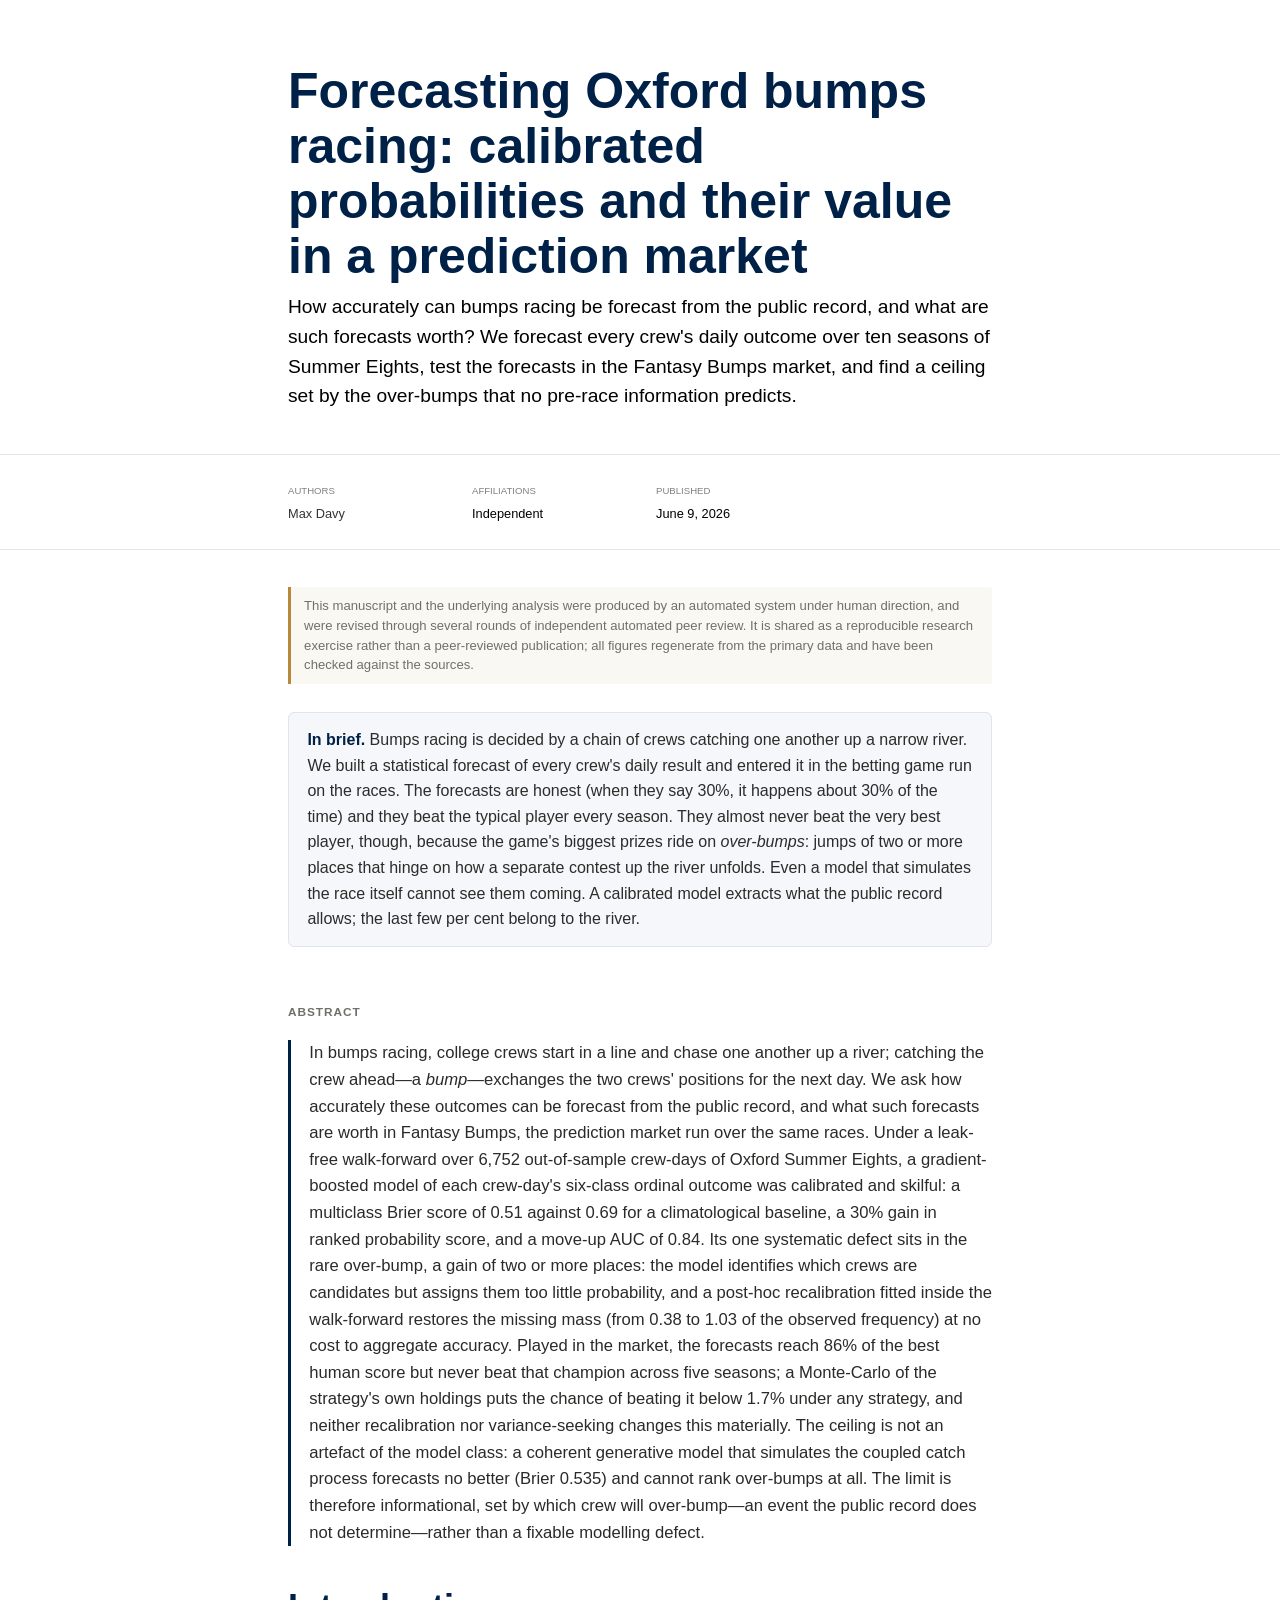
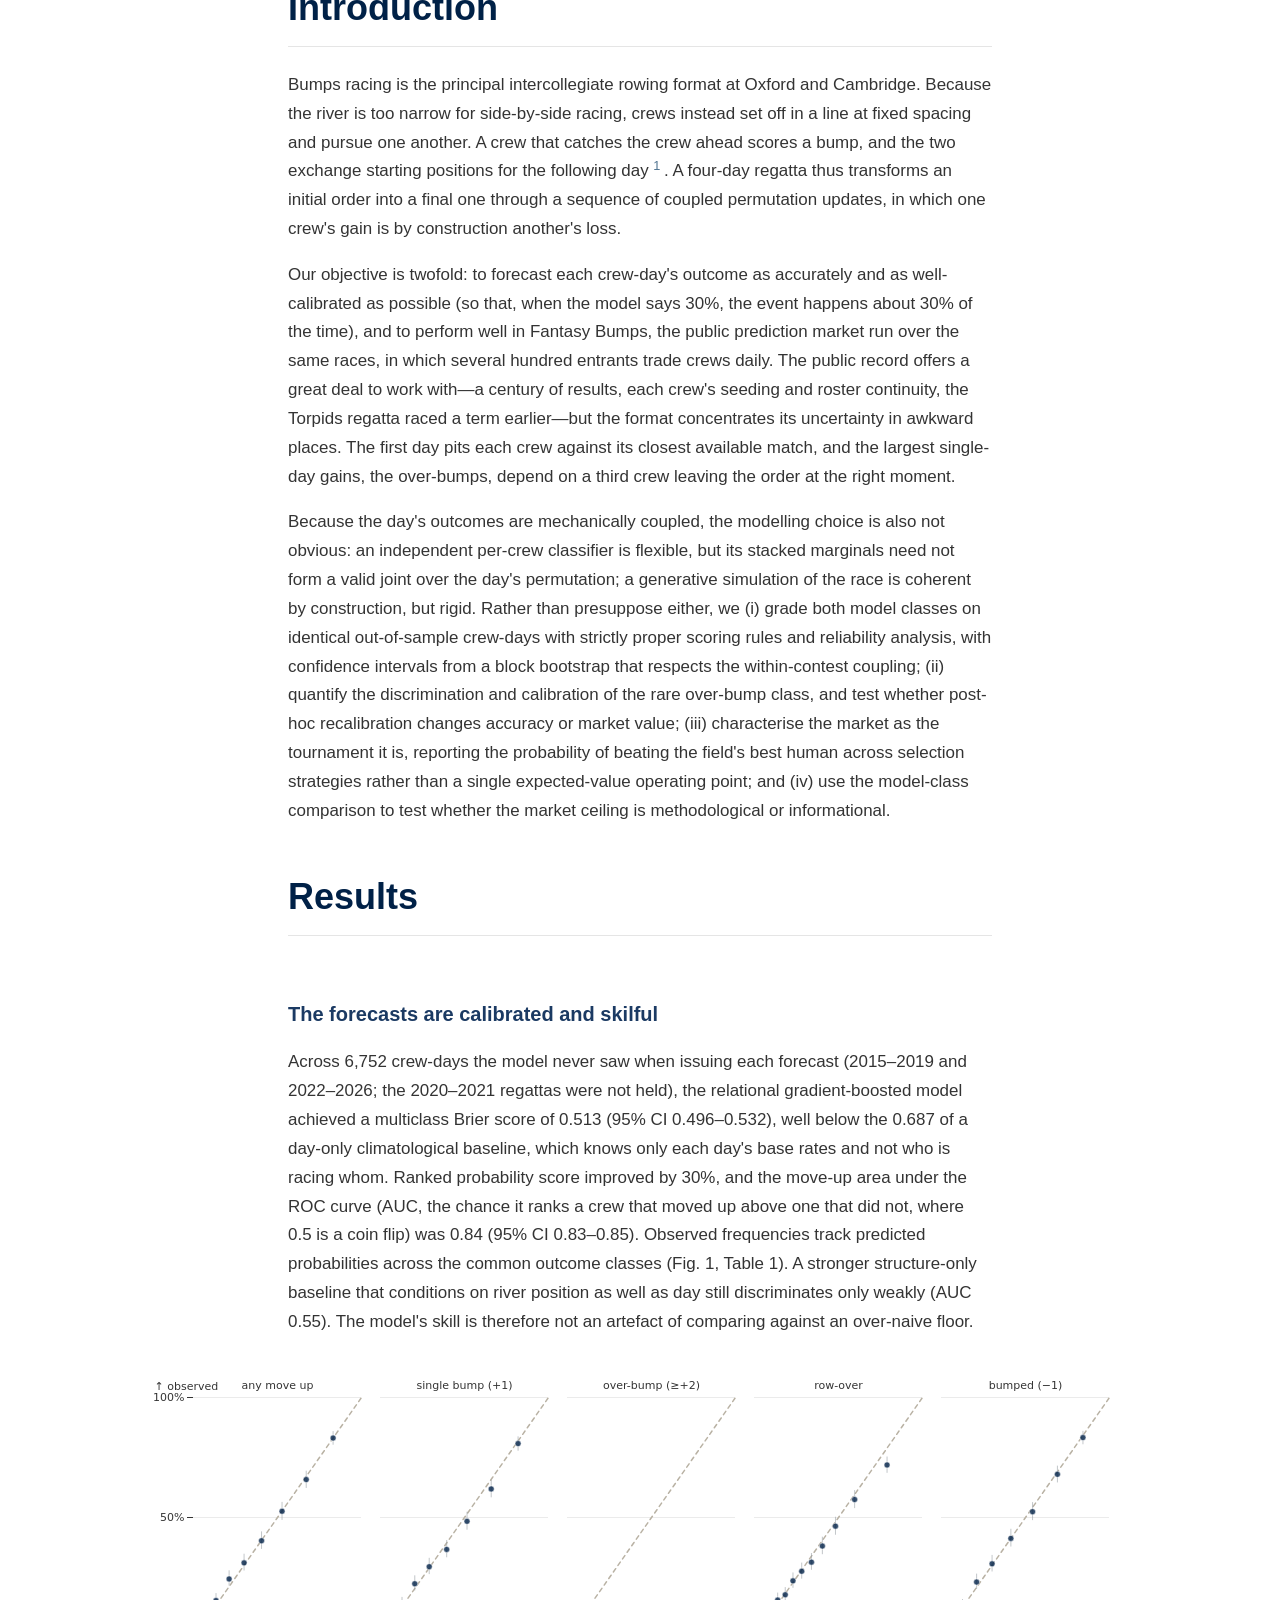
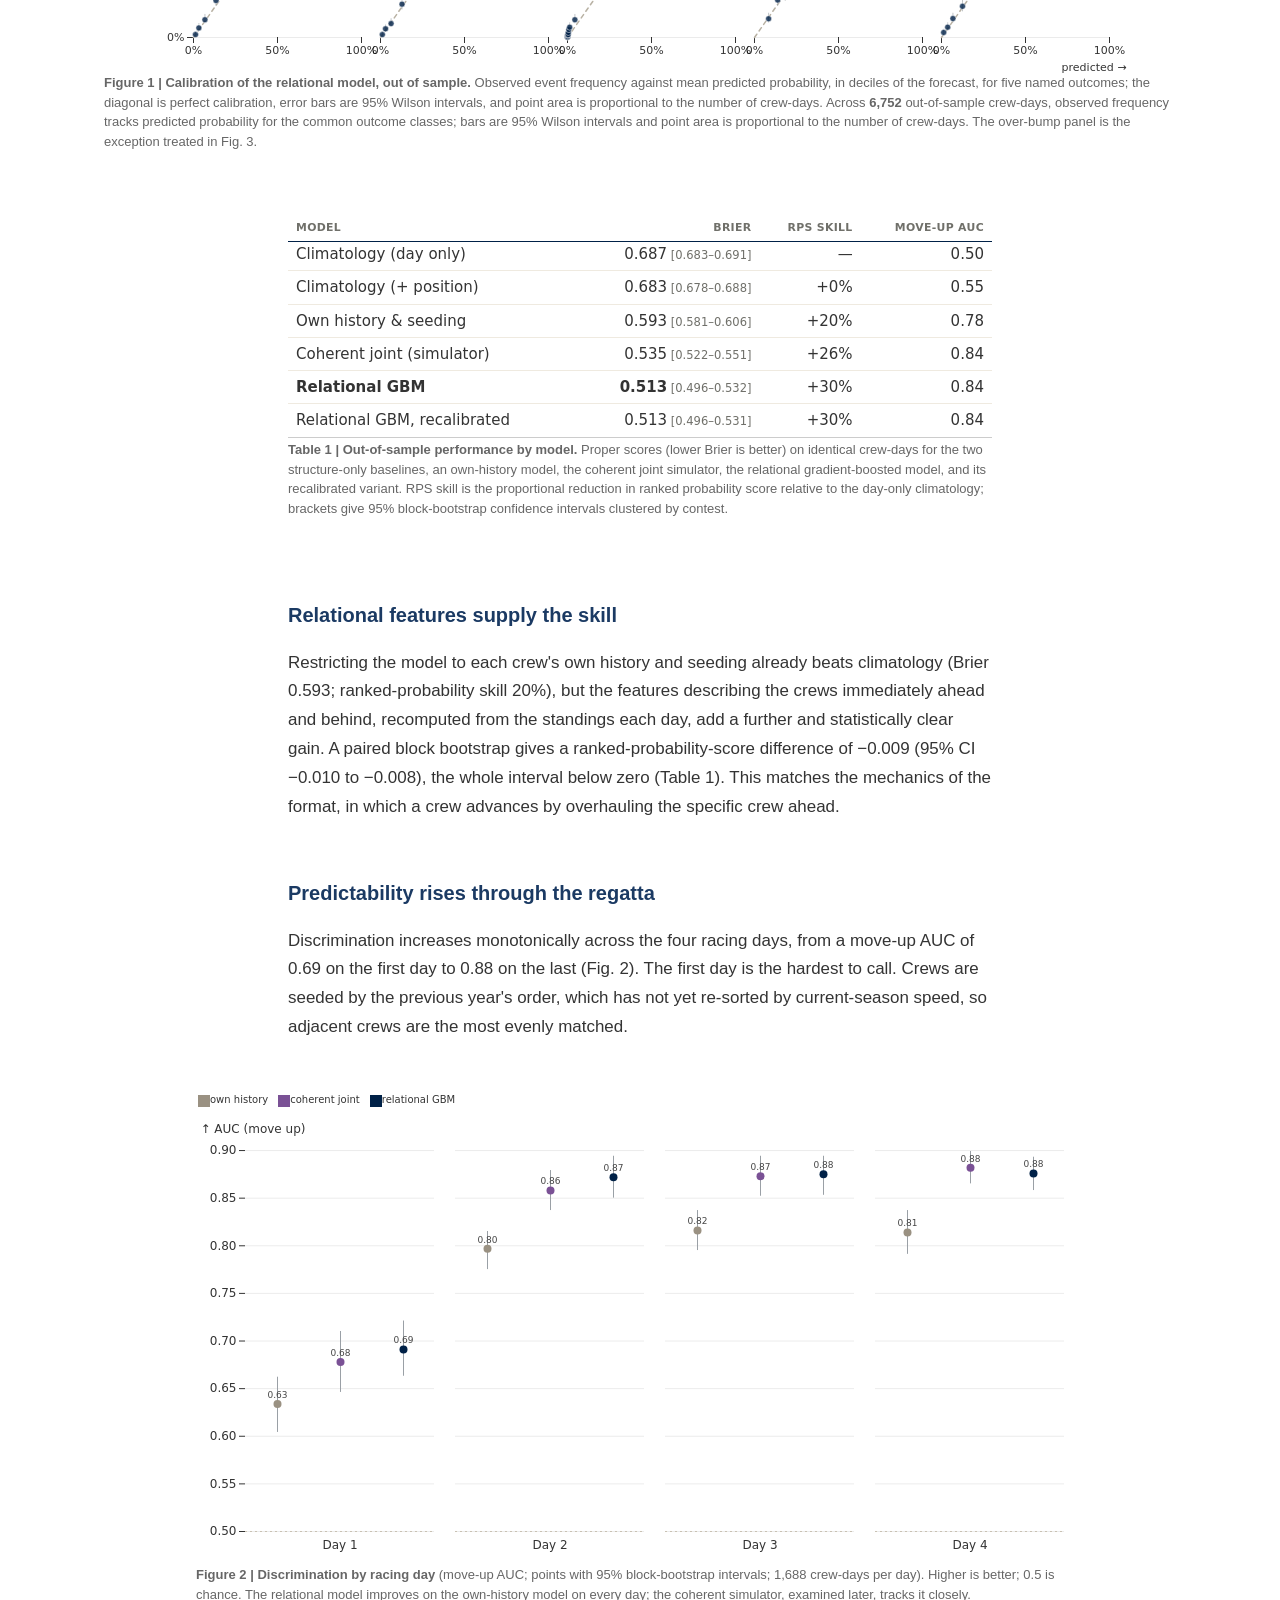
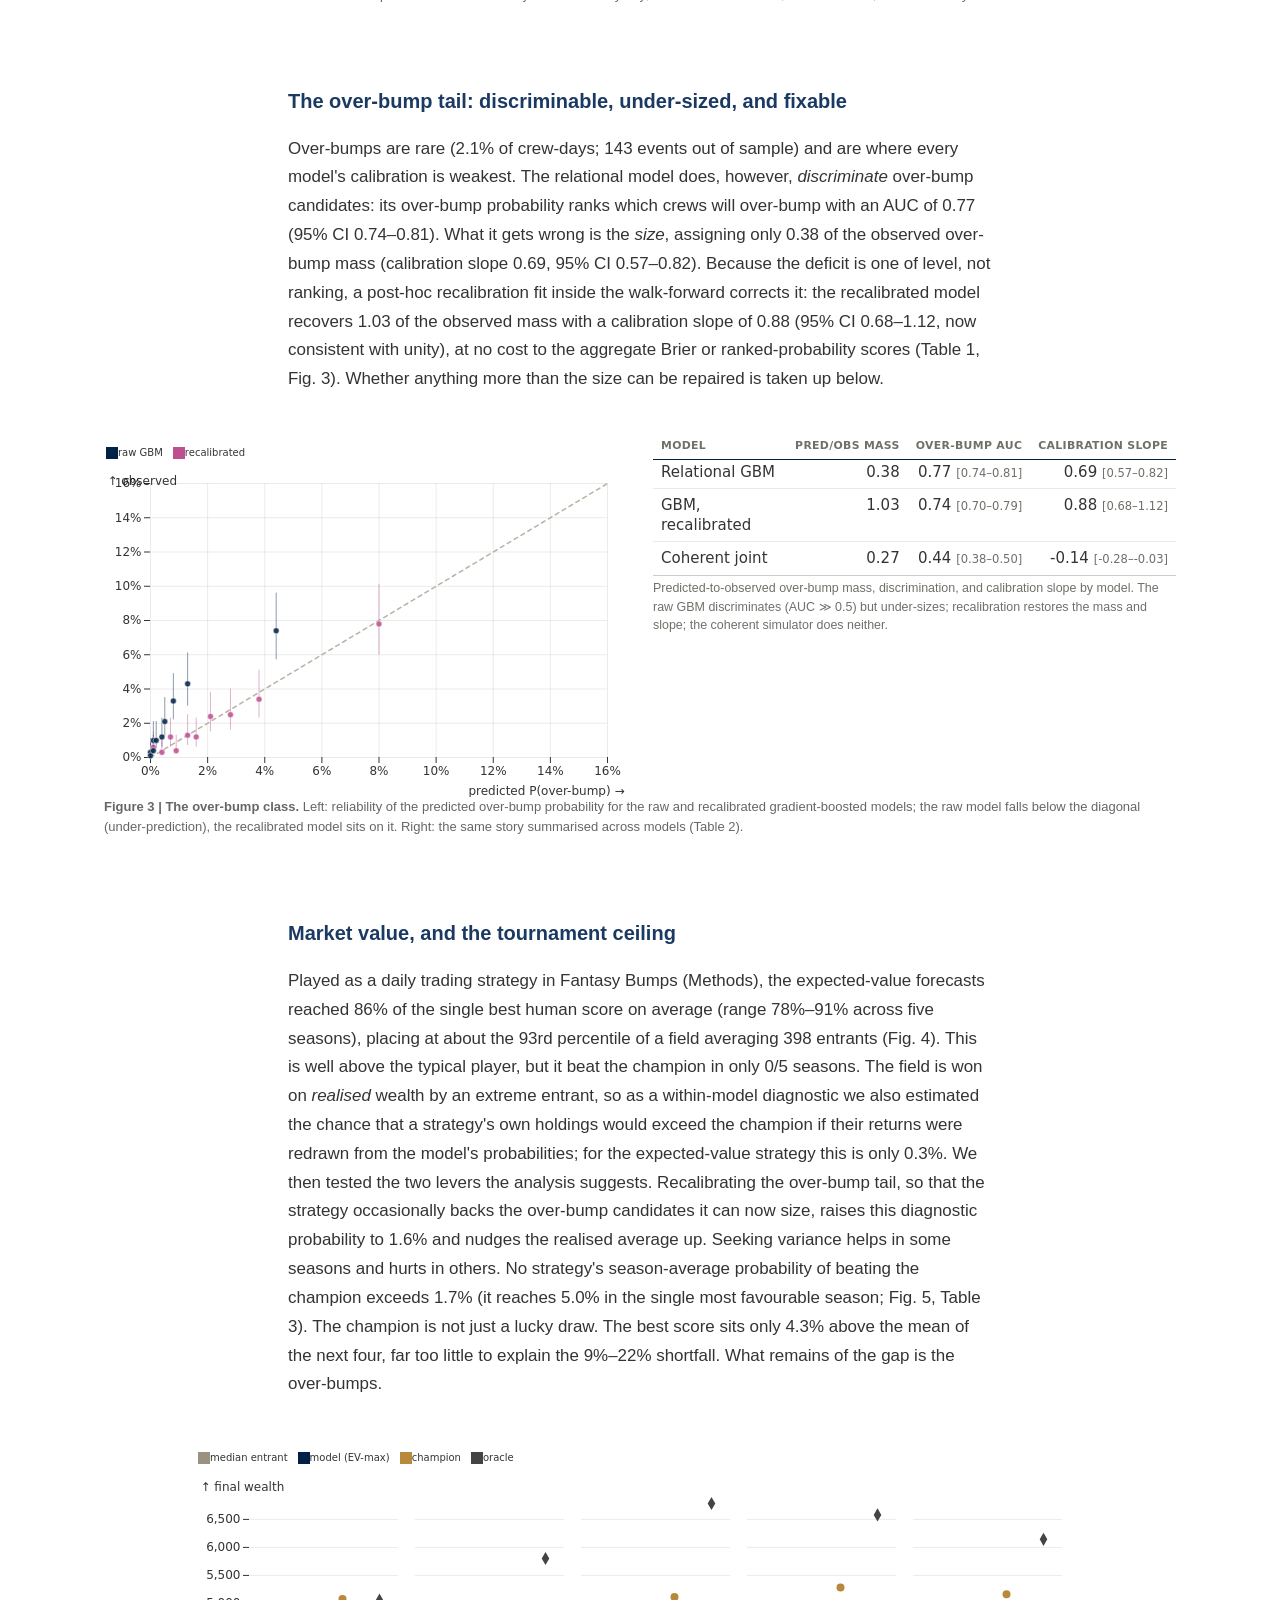
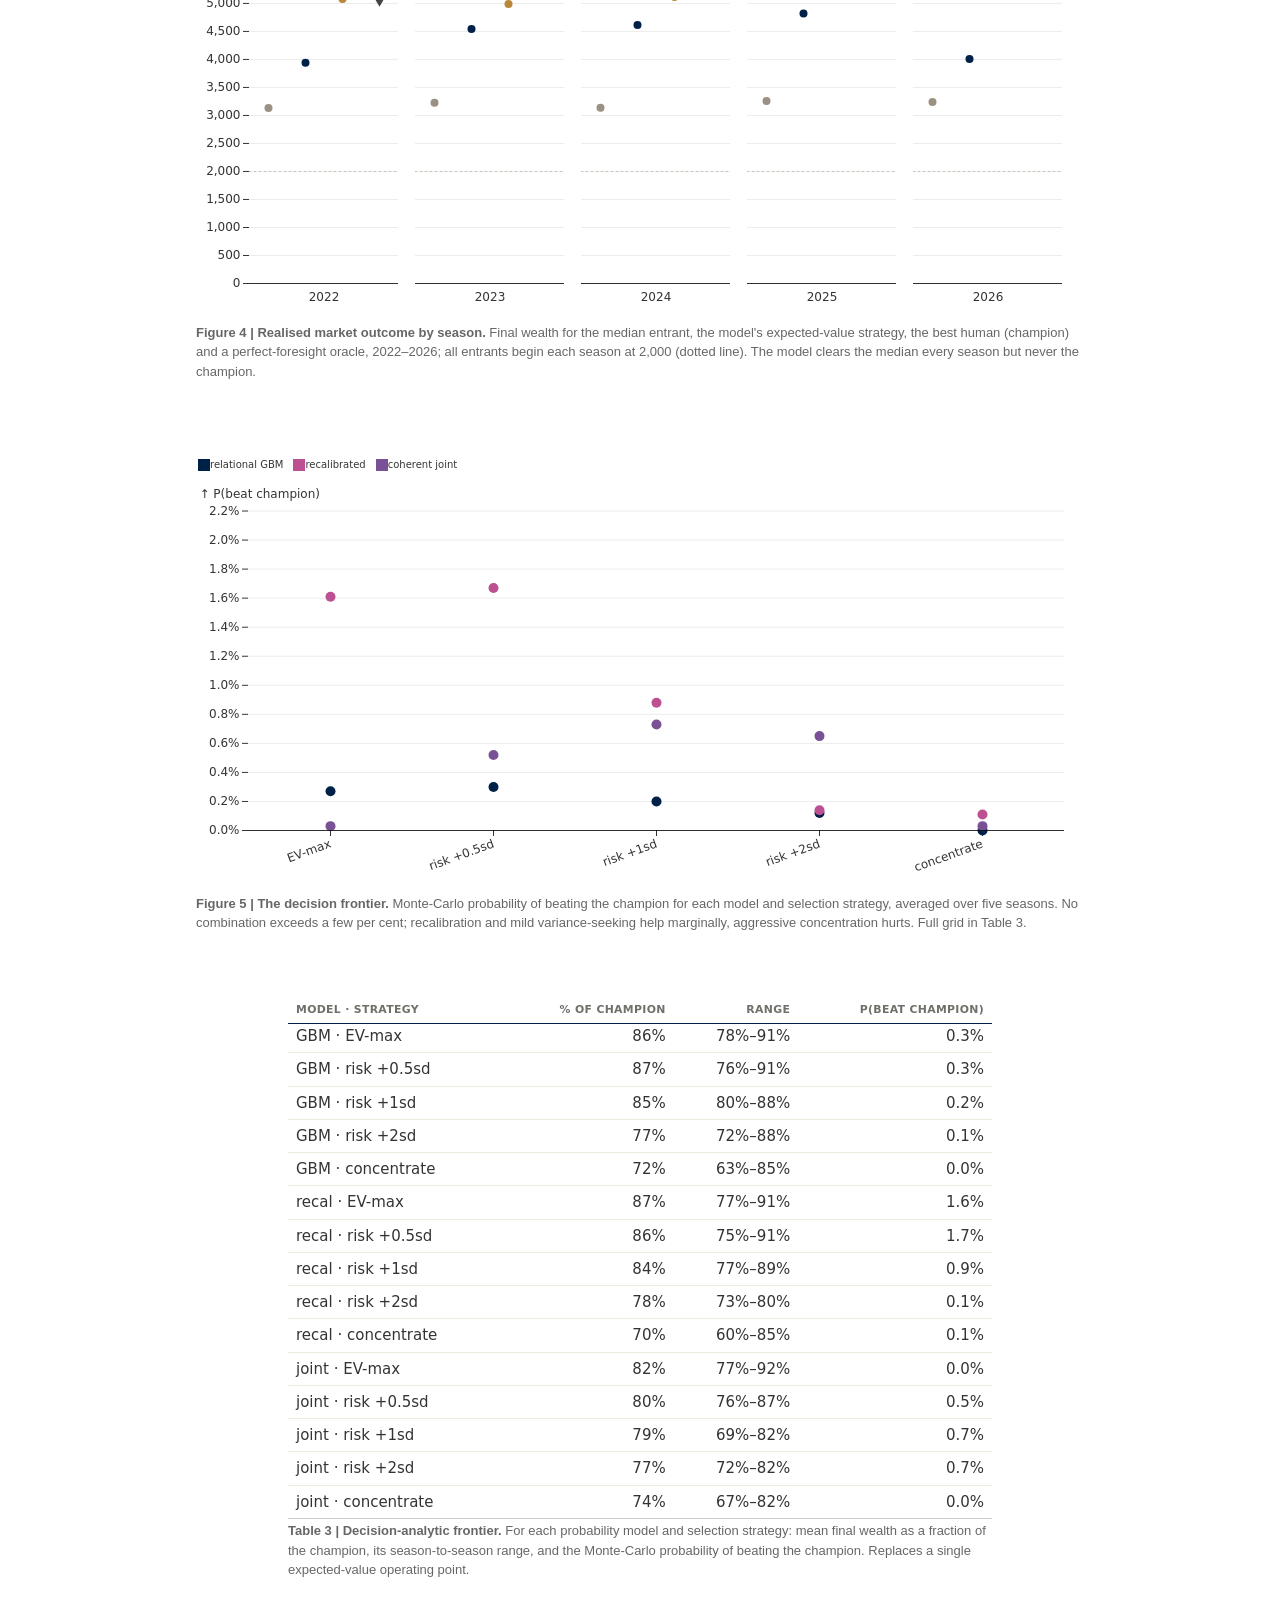
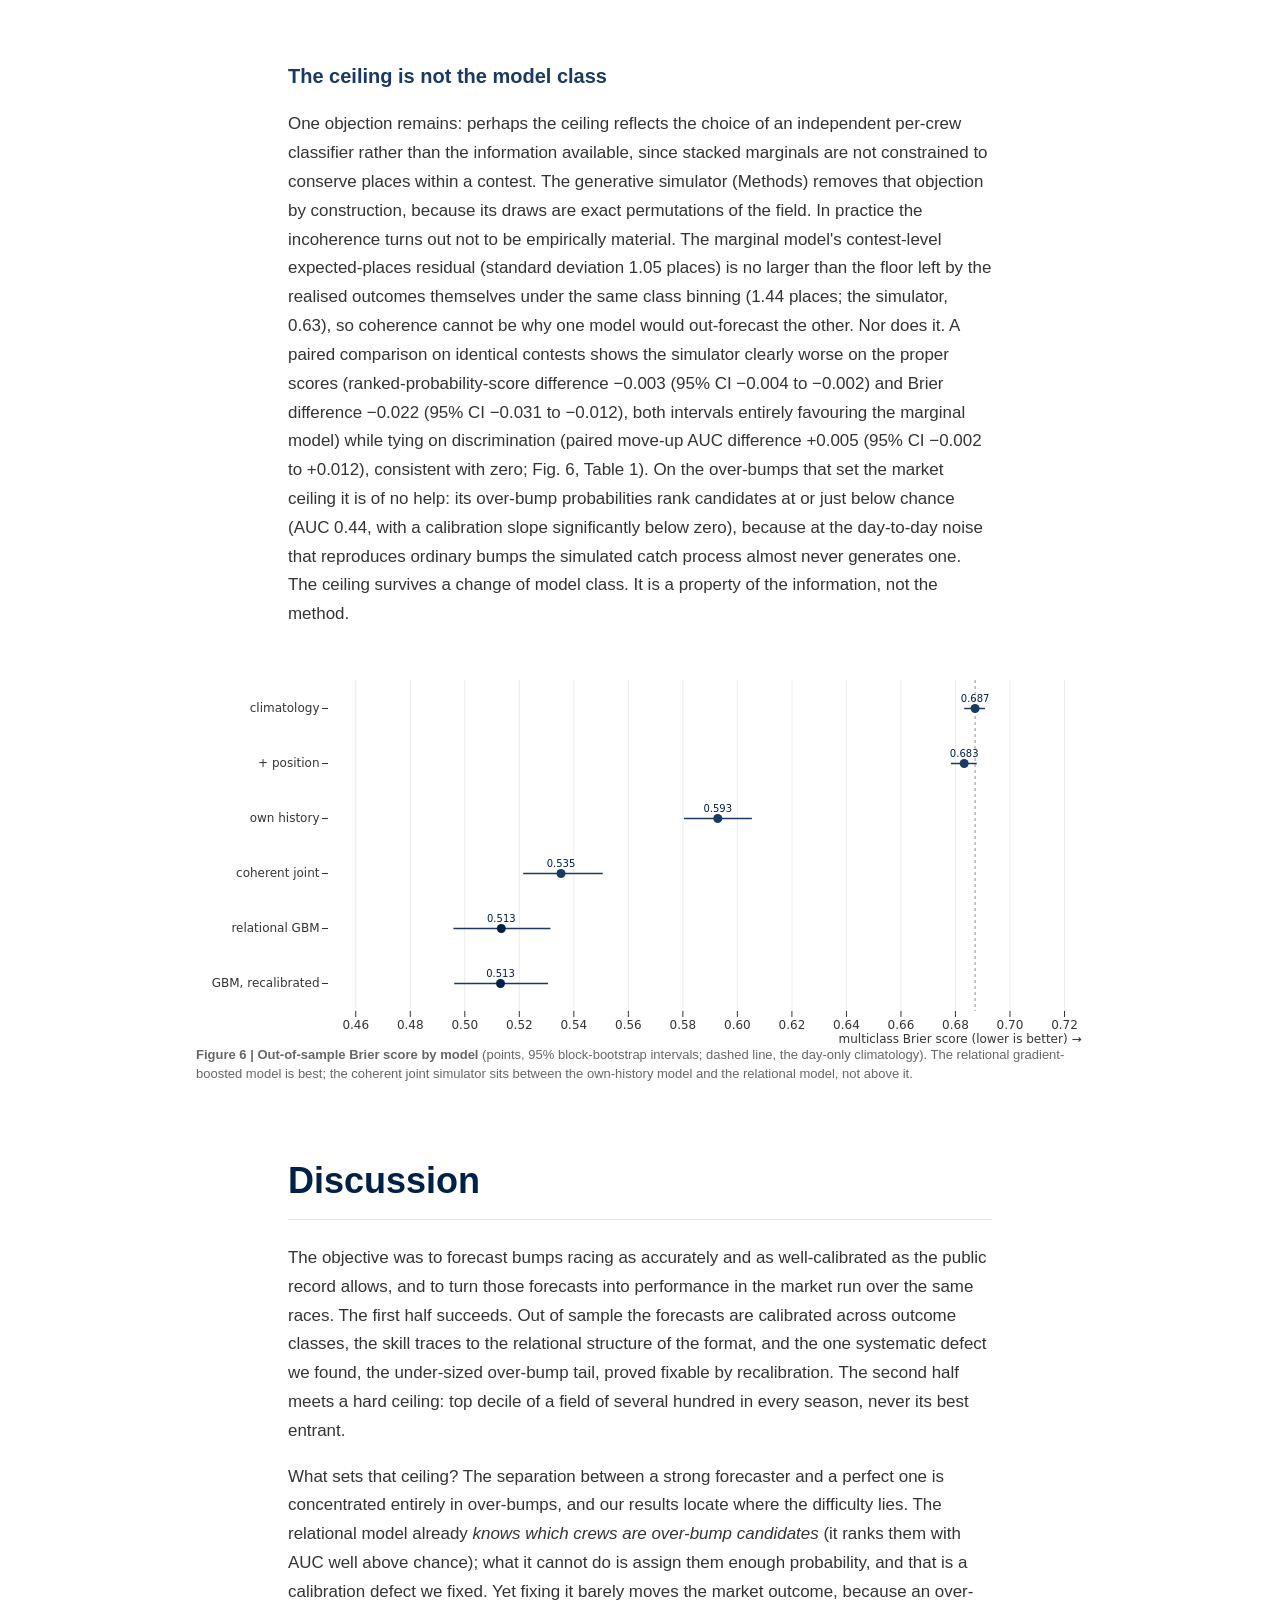
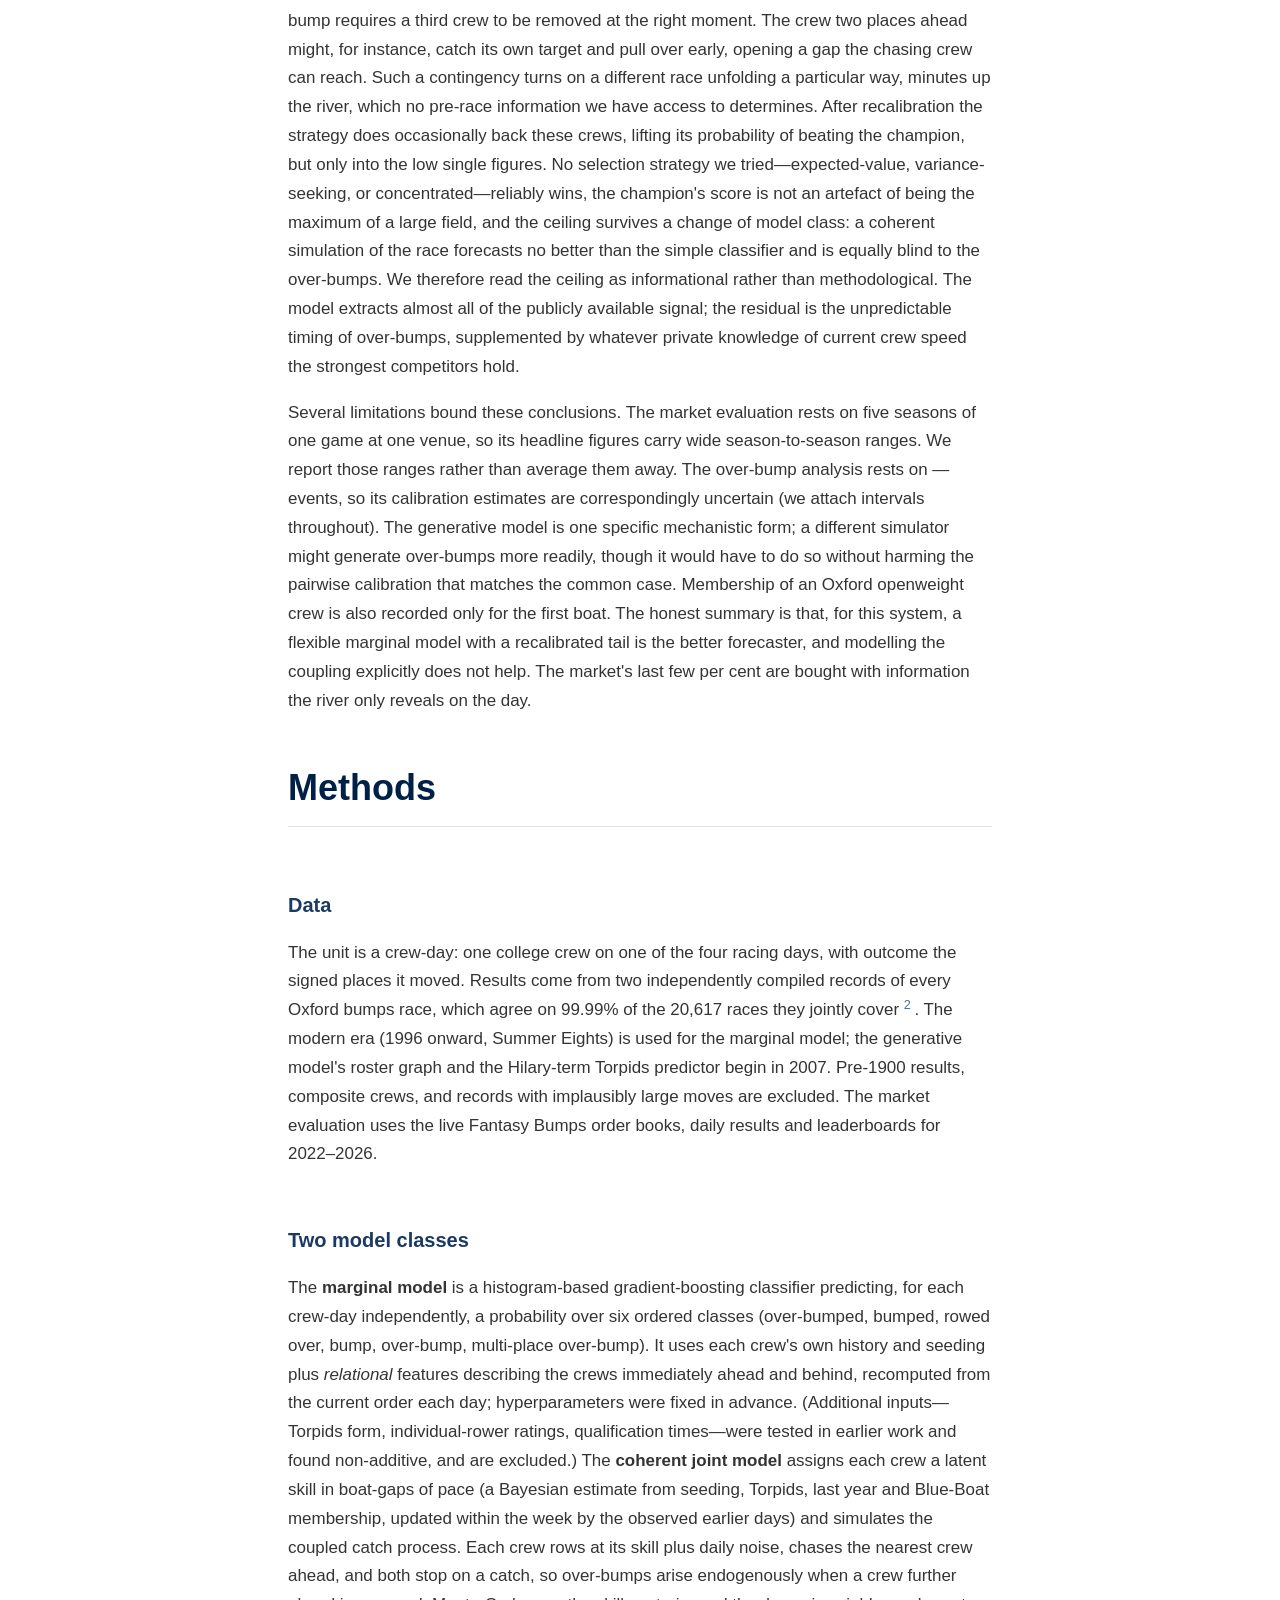
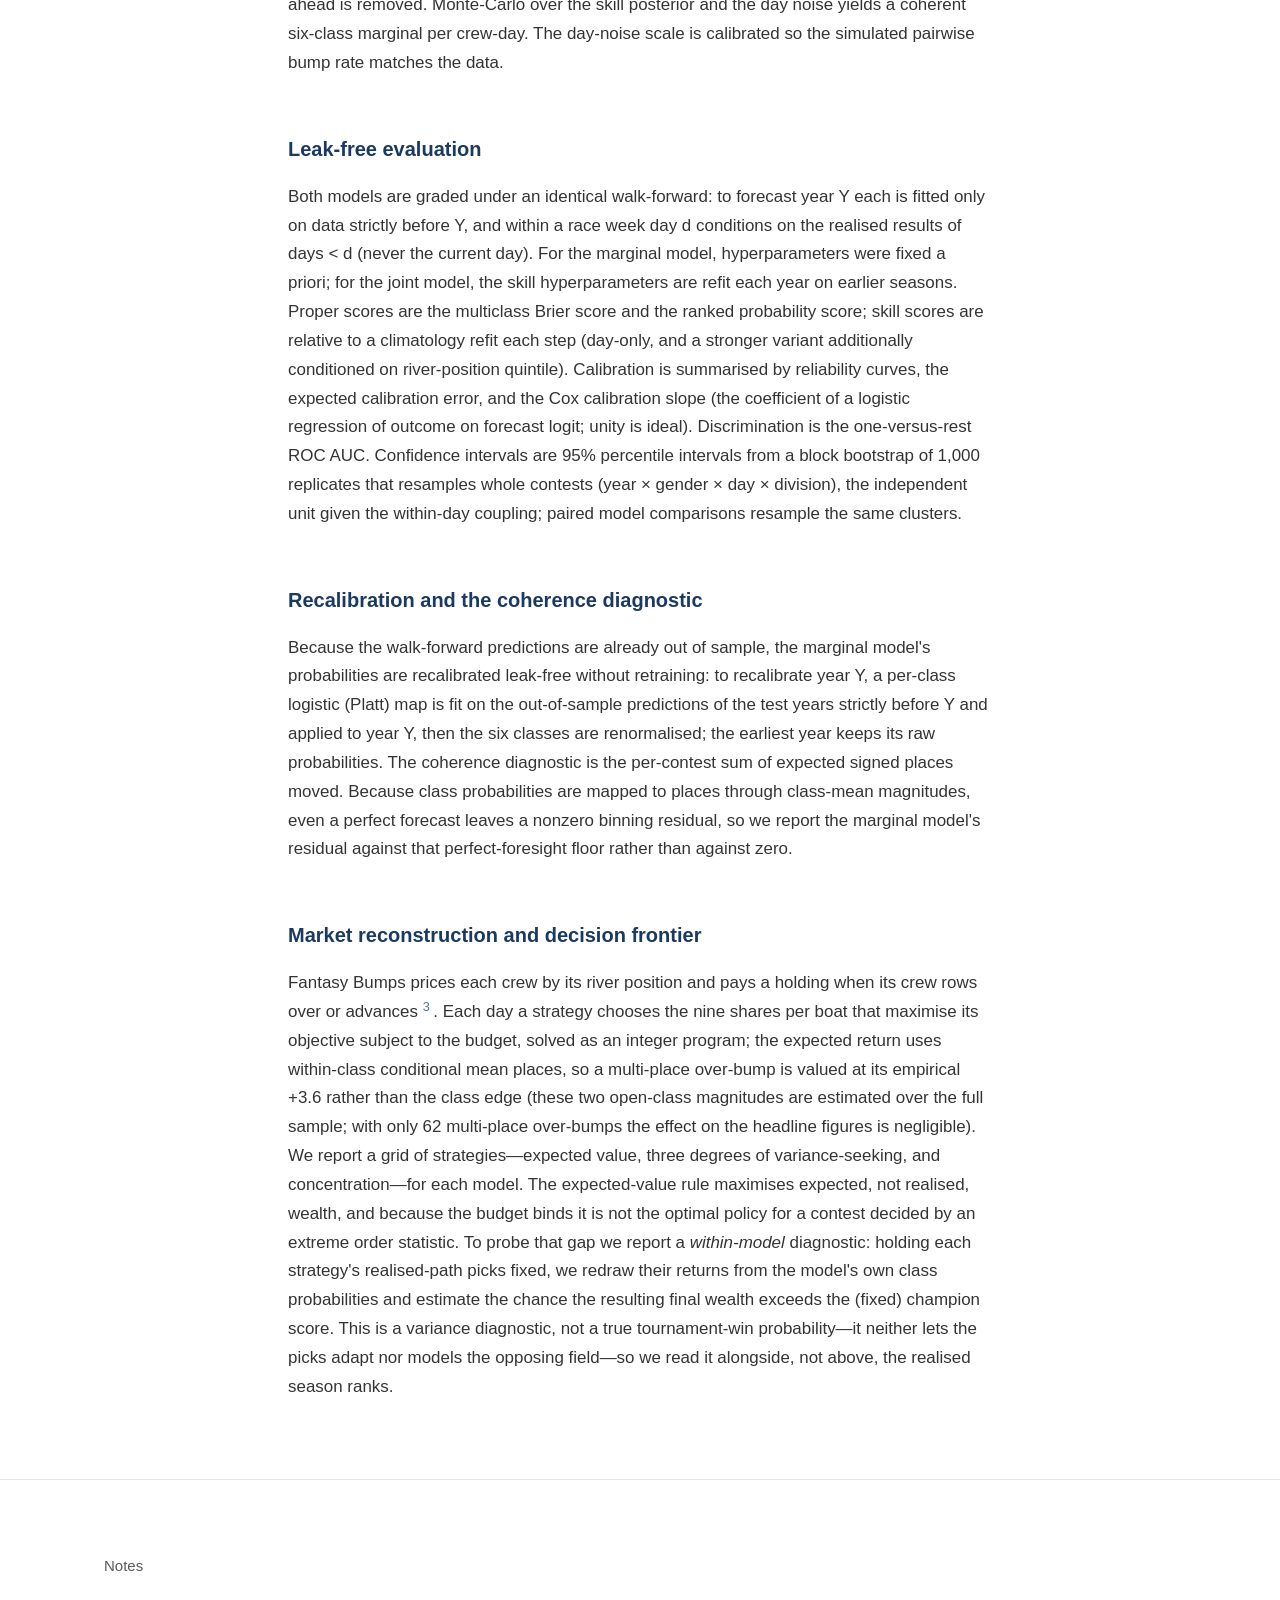
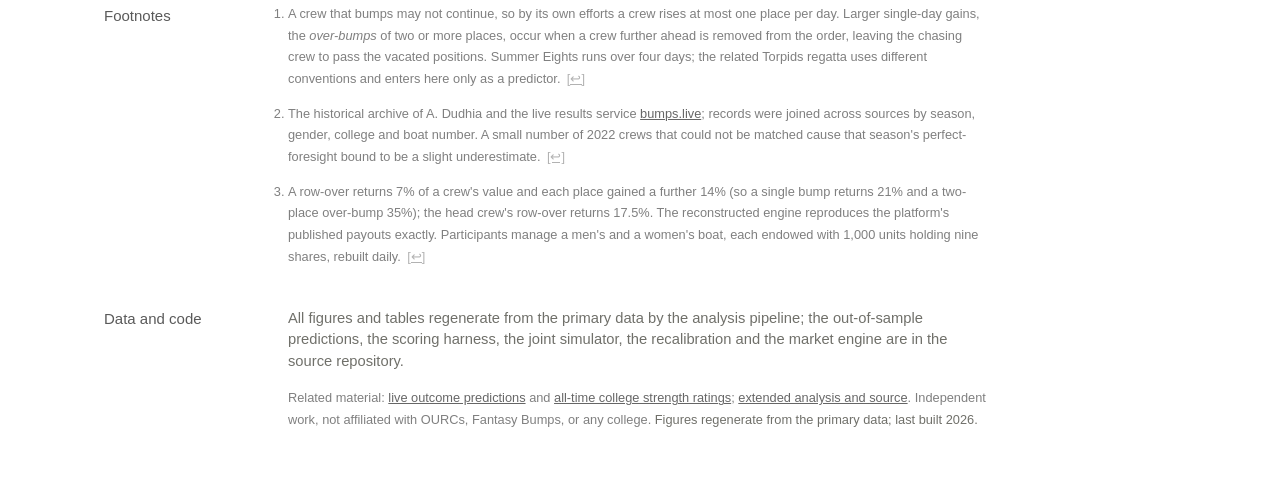
<file: index.html>
<!doctype html>
<html lang="en">
<head>
<meta charset="utf-8">
<meta name="viewport" content="width=device-width, initial-scale=1">
<meta name="color-scheme" content="light">
<title>Forecasting Oxford bumps racing: calibrated probabilities and their value in a prediction market</title>
<meta name="description" content="How accurately can Oxford bumps racing be forecast from the public record, and what are such forecasts worth? Leak-free calibrated forecasts reach the top decile of the Fantasy Bumps market but never its best entrant; the ceiling is set by over-bumps no public information predicts.">
<script src="js/vendor/d3.min.js"></script>
<script src="js/vendor/plot.umd.min.js"></script>
<script src="js/vendor/distill.template.v2.js"></script>
<link rel="stylesheet" href="css/report.css">
</head>
<body>

<d-front-matter>
  <script type="text/json">{
    "title": "Forecasting Oxford bumps racing: calibrated probabilities and their value in a prediction market",
    "description": "Calibrated, leak-free forecasts of every crew-day in Oxford Summer Eights reach the top decile of the Fantasy Bumps market but never beat its best entrant. The ceiling is informational: it is set by over-bumps, which no public information predicts and which survive a change of model class.",
    "published": "June 9, 2026",
    "authors": [{ "author": "Max Davy", "authorURL": "https://github.com/daxmavy", "affiliations": [{ "name": "Independent" }] }],
    "katex": { "delimiters": [] }
  }</script>
</d-front-matter>

<d-title>
  <h1>Forecasting Oxford bumps racing: calibrated probabilities and their value in a prediction market</h1>
  <p>How accurately can bumps racing be forecast from the public record, and what are such forecasts worth? We forecast every crew's daily outcome over ten seasons of Summer Eights, test the forecasts in the Fantasy Bumps market, and find a ceiling set by the over-bumps that no pre-race information predicts.</p>
</d-title>

<d-byline></d-byline>

<d-article>

  <p class="ai-note">This manuscript and the underlying analysis were produced by an automated system under human direction, and were revised through several rounds of independent automated peer review. It is shared as a reproducible research exercise rather than a peer-reviewed publication; all figures regenerate from the primary data and have been checked against the sources.</p>

  <p class="lay-summary"><strong>In brief.</strong> Bumps racing is decided by a chain of crews catching one another up a narrow river. We built a statistical forecast of every crew's daily result and entered it in the betting game run on the races. The forecasts are honest (when they say 30%, it happens about 30% of the time) and they beat the typical player every season. They almost never beat the very best player, though, because the game's biggest prizes ride on <em>over-bumps</em>: jumps of two or more places that hinge on how a separate contest up the river unfolds. Even a model that simulates the race itself cannot see them coming. A calibrated model extracts what the public record allows; the last few per cent belong to the river.</p>

  <h2 id="abstract">Abstract</h2>
  <p class="abstract-body">In bumps racing, college crews start in a line and chase one another up a river; catching the crew ahead—a <em>bump</em>—exchanges the two crews' positions for the next day. We ask how accurately these outcomes can be forecast from the public record, and what such forecasts are worth in Fantasy Bumps, the prediction market run over the same races. Under a leak-free walk-forward over <span id="d-n">—</span> out-of-sample crew-days of Oxford Summer Eights, a gradient-boosted model of each crew-day's six-class ordinal outcome was calibrated and skilful: a multiclass Brier score of <span id="ab-brier">—</span> against <span id="ab-clim">—</span> for a climatological baseline, a <span id="ab-rps-skill">—</span> gain in ranked probability score, and a move-up AUC of <span id="ab-auc">—</span>. Its one systematic defect sits in the rare over-bump, a gain of two or more places: the model identifies which crews are candidates but assigns them too little probability, and a post-hoc recalibration fitted inside the walk-forward restores the missing mass (from <span id="ab-ob-ratio">—</span> to <span id="ab-ob-recal">—</span> of the observed frequency) at no cost to aggregate accuracy. Played in the market, the forecasts reach <span id="ab-champ">—</span> of the best human score but never beat that champion across five seasons; a Monte-Carlo of the strategy's own holdings puts the chance of beating it below <span id="ab-pbeat">—</span> under any strategy, and neither recalibration nor variance-seeking changes this materially. The ceiling is not an artefact of the model class: a coherent generative model that simulates the coupled catch process forecasts no better (Brier <span id="ab-joint-brier">—</span>) and cannot rank over-bumps at all. The limit is therefore informational, set by which crew will over-bump—an event the public record does not determine—rather than a fixable modelling defect.</p>

  <h2 id="introduction">Introduction</h2>
  <p>Bumps racing is the principal intercollegiate rowing format at Oxford and Cambridge. Because the river is too narrow for side-by-side racing, crews instead set off in a line at fixed spacing and pursue one another. A crew that catches the crew ahead scores a bump, and the two exchange starting positions for the following day<d-footnote>A crew that bumps may not continue, so by its own efforts a crew rises at most one place per day. Larger single-day gains, the <em>over-bumps</em> of two or more places, occur when a crew further ahead is removed from the order, leaving the chasing crew to pass the vacated positions. Summer Eights runs over four days; the related Torpids regatta uses different conventions and enters here only as a predictor.</d-footnote>. A four-day regatta thus transforms an initial order into a final one through a sequence of coupled permutation updates, in which one crew's gain is by construction another's loss.</p>
  <p>Our objective is twofold: to forecast each crew-day's outcome as accurately and as well-calibrated as possible (so that, when the model says 30%, the event happens about 30% of the time), and to perform well in Fantasy Bumps, the public prediction market run over the same races, in which several hundred entrants trade crews daily. The public record offers a great deal to work with—a century of results, each crew's seeding and roster continuity, the Torpids regatta raced a term earlier—but the format concentrates its uncertainty in awkward places. The first day pits each crew against its closest available match, and the largest single-day gains, the over-bumps, depend on a third crew leaving the order at the right moment.</p>
  <p>Because the day's outcomes are mechanically coupled, the modelling choice is also not obvious: an independent per-crew classifier is flexible, but its stacked marginals need not form a valid joint over the day's permutation; a generative simulation of the race is coherent by construction, but rigid. Rather than presuppose either, we (i) grade both model classes on identical out-of-sample crew-days with strictly proper scoring rules and reliability analysis, with confidence intervals from a block bootstrap that respects the within-contest coupling; (ii) quantify the discrimination and calibration of the rare over-bump class, and test whether post-hoc recalibration changes accuracy or market value; (iii) characterise the market as the tournament it is, reporting the probability of beating the field's best human across selection strategies rather than a single expected-value operating point; and (iv) use the model-class comparison to test whether the market ceiling is methodological or informational.</p>

  <h2 id="results">Results</h2>

  <h3>The forecasts are calibrated and skilful</h3>
  <p>Across <span id="r-n">—</span> crew-days the model never saw when issuing each forecast (2015–2019 and 2022–2026; the 2020–2021 regattas were not held), the relational gradient-boosted model achieved a multiclass Brier score of <span id="r-brier">—</span> (95% CI <span id="r-brier-ci">—</span>), well below the <span id="r-clim">—</span> of a day-only climatological baseline, which knows only each day's base rates and not who is racing whom. Ranked probability score improved by <span id="r-rps-skill">—</span>, and the move-up area under the ROC curve (AUC, the chance it ranks a crew that moved up above one that did not, where 0.5 is a coin flip) was <span id="r-auc">—</span> (95% CI <span id="r-auc-ci">—</span>). Observed frequencies track predicted probabilities across the common outcome classes (Fig. 1, Table 1). A stronger structure-only baseline that conditions on river position as well as day still discriminates only weakly (AUC <span id="r-climpos-auc">—</span>). The model's skill is therefore not an artefact of comparing against an over-naive floor.</p>

  <figure class="l-page">
    <div id="chart-reliability" class="chart"></div>
    <figcaption><strong>Figure 1 | Calibration of the relational model, out of sample.</strong> Observed event frequency against mean predicted probability, in deciles of the forecast, for five named outcomes; the diagonal is perfect calibration, error bars are 95% Wilson intervals, and point area is proportional to the number of crew-days. <span id="rel-cap"></span></figcaption>
  </figure>

  <figure class="l-body">
    <div id="model-table" class="acctab"></div>
    <figcaption><strong>Table 1 | Out-of-sample performance by model.</strong> Proper scores (lower Brier is better) on identical crew-days for the two structure-only baselines, an own-history model, the coherent joint simulator, the relational gradient-boosted model, and its recalibrated variant. RPS skill is the proportional reduction in ranked probability score relative to the day-only climatology; brackets give 95% block-bootstrap confidence intervals clustered by contest.</figcaption>
  </figure>

  <h3>Relational features supply the skill</h3>
  <p>Restricting the model to each crew's own history and seeding already beats climatology (Brier <span id="r-base-brier">—</span>; ranked-probability skill <span id="r-base-skill">—</span>), but the features describing the crews immediately ahead and behind, recomputed from the standings each day, add a further and statistically clear gain. A paired block bootstrap gives a ranked-probability-score difference of <span id="r-ablation-rps">—</span>, the whole interval below zero (Table 1). This matches the mechanics of the format, in which a crew advances by overhauling the specific crew ahead.</p>

  <h3>Predictability rises through the regatta</h3>
  <p>Discrimination increases monotonically across the four racing days, from a move-up AUC of <span id="r-auc-d1">—</span> on the first day to <span id="r-auc-d4">—</span> on the last (Fig. 2). The first day is the hardest to call. Crews are seeded by the previous year's order, which has not yet re-sorted by current-season speed, so adjacent crews are the most evenly matched.</p>

  <figure class="l-body-outset">
    <div id="chart-aucday" class="chart"></div>
    <figcaption><strong>Figure 2 | Discrimination by racing day</strong> (move-up AUC; points with 95% block-bootstrap intervals; <span id="auc-cap">—</span> crew-days per day). Higher is better; 0.5 is chance. The relational model improves on the own-history model on every day; the coherent simulator, examined later, tracks it closely.</figcaption>
  </figure>

  <h3>The over-bump tail: discriminable, under-sized, and fixable</h3>
  <p>Over-bumps are rare (<span id="r-ob-rate">—</span> of crew-days; <span id="r-ob-n">—</span> events out of sample) and are where every model's calibration is weakest. The relational model does, however, <em>discriminate</em> over-bump candidates: its over-bump probability ranks which crews will over-bump with an AUC of <span id="r-ob-auc">—</span> (95% CI <span id="r-ob-auc-ci">—</span>). What it gets wrong is the <em>size</em>, assigning only <span id="r-ob-ratio">—</span> of the observed over-bump mass (calibration slope <span id="r-ob-slope">—</span>, 95% CI <span id="r-ob-slope-ci">—</span>). Because the deficit is one of level, not ranking, a post-hoc recalibration fit inside the walk-forward corrects it: the recalibrated model recovers <span id="r-ob-recal-ratio">—</span> of the observed mass with a calibration slope of <span id="r-ob-recal-slope">—</span> (95% CI <span id="r-ob-recal-slope-ci">—</span>, now consistent with unity), at no cost to the aggregate Brier or ranked-probability scores (Table 1, Fig. 3). Whether anything more than the size can be repaired is taken up below.</p>

  <figure class="l-page">
    <div class="cal-grid">
      <div><div id="chart-overbump" class="chart"></div></div>
      <div><div id="ob-table" class="acctab"></div><p class="cap-sub">Predicted-to-observed over-bump mass, discrimination, and calibration slope by model. The raw GBM discriminates (AUC ≫ 0.5) but under-sizes; recalibration restores the mass and slope; the coherent simulator does neither.</p></div>
    </div>
    <figcaption><strong>Figure 3 | The over-bump class.</strong> Left: reliability of the predicted over-bump probability for the raw and recalibrated gradient-boosted models; the raw model falls below the diagonal (under-prediction), the recalibrated model sits on it. Right: the same story summarised across models (Table 2).</figcaption>
  </figure>

  <h3>Market value, and the tournament ceiling</h3>
  <p>Played as a daily trading strategy in Fantasy Bumps (Methods), the expected-value forecasts reached <span id="r-champ">—</span> of the single best human score on average (range <span id="r-champ-range">—</span> across five seasons), placing at about the <span id="r-pctile">—</span> percentile of a field averaging <span id="r-nteams">—</span> entrants (Fig. 4). This is well above the typical player, but it beat the champion in only <span id="r-realwins">—</span> seasons. The field is won on <em>realised</em> wealth by an extreme entrant, so as a within-model diagnostic we also estimated the chance that a strategy's own holdings would exceed the champion if their returns were redrawn from the model's probabilities; for the expected-value strategy this is only <span id="r-pbeat">—</span>. We then tested the two levers the analysis suggests. Recalibrating the over-bump tail, so that the strategy occasionally backs the over-bump candidates it can now size, raises this diagnostic probability to <span id="r-pbeat-recal">—</span> and nudges the realised average up. Seeking variance helps in some seasons and hurts in others. No strategy's season-average probability of beating the champion exceeds <span id="r-pbeat-max">—</span> (it reaches <span id="r-pbeat-maxcell">—</span> in the single most favourable season; Fig. 5, Table 3). The champion is not just a lucky draw. The best score sits only <span id="r-champ-infl">—</span> above the mean of the next four, far too little to explain the <span id="r-shortfall">—</span> shortfall. What remains of the gap is the over-bumps.</p>

  <figure class="l-body-outset">
    <div id="chart-market" class="chart"></div>
    <figcaption><strong>Figure 4 | Realised market outcome by season.</strong> Final wealth for the median entrant, the model's expected-value strategy, the best human (champion) and a perfect-foresight oracle, 2022–2026; all entrants begin each season at 2,000 (dotted line). The model clears the median every season but never the champion.</figcaption>
  </figure>

  <figure class="l-body-outset">
    <div id="chart-frontier" class="chart"></div>
    <figcaption><strong>Figure 5 | The decision frontier.</strong> Monte-Carlo probability of beating the champion for each model and selection strategy, averaged over five seasons. No combination exceeds a few per cent; recalibration and mild variance-seeking help marginally, aggressive concentration hurts. Full grid in Table 3.</figcaption>
  </figure>

  <figure class="l-body">
    <div id="frontier-table" class="acctab"></div>
    <figcaption><strong>Table 3 | Decision-analytic frontier.</strong> For each probability model and selection strategy: mean final wealth as a fraction of the champion, its season-to-season range, and the Monte-Carlo probability of beating the champion. Replaces a single expected-value operating point.</figcaption>
  </figure>

  <h3>The ceiling is not the model class</h3>
  <p>One objection remains: perhaps the ceiling reflects the choice of an independent per-crew classifier rather than the information available, since stacked marginals are not constrained to conserve places within a contest. The generative simulator (Methods) removes that objection by construction, because its draws are exact permutations of the field. In practice the incoherence turns out not to be empirically material. The marginal model's contest-level expected-places residual (standard deviation <span id="r-coh-gbm">—</span> places) is no larger than the floor left by the realised outcomes themselves under the same class binning (<span id="r-coh-floor">—</span> places; the simulator, <span id="r-coh-joint">—</span>), so coherence cannot be why one model would out-forecast the other. Nor does it. A paired comparison on identical contests shows the simulator clearly worse on the proper scores (ranked-probability-score difference <span id="r-pair-rps">—</span> and Brier difference <span id="r-pair-brier">—</span>, both intervals entirely favouring the marginal model) while tying on discrimination (paired move-up AUC difference <span id="r-pair-auc">—</span>, consistent with zero; Fig. 6, Table 1). On the over-bumps that set the market ceiling it is of no help: its over-bump probabilities rank candidates at or just below chance (AUC <span id="r-joint-ob-auc">—</span>, with a calibration slope significantly below zero), because at the day-to-day noise that reproduces ordinary bumps the simulated catch process almost never generates one. The ceiling survives a change of model class. It is a property of the information, not the method.</p>

  <figure class="l-body-outset">
    <div id="chart-modelbrier" class="chart"></div>
    <figcaption><strong>Figure 6 | Out-of-sample Brier score by model</strong> (points, 95% block-bootstrap intervals; dashed line, the day-only climatology). The relational gradient-boosted model is best; the coherent joint simulator sits between the own-history model and the relational model, not above it.</figcaption>
  </figure>

  <h2 id="discussion">Discussion</h2>
  <p>The objective was to forecast bumps racing as accurately and as well-calibrated as the public record allows, and to turn those forecasts into performance in the market run over the same races. The first half succeeds. Out of sample the forecasts are calibrated across outcome classes, the skill traces to the relational structure of the format, and the one systematic defect we found, the under-sized over-bump tail, proved fixable by recalibration. The second half meets a hard ceiling: top decile of a field of several hundred in every season, never its best entrant.</p>
  <p>What sets that ceiling? The separation between a strong forecaster and a perfect one is concentrated entirely in over-bumps, and our results locate where the difficulty lies. The relational model already <em>knows which crews are over-bump candidates</em> (it ranks them with AUC well above chance); what it cannot do is assign them enough probability, and that is a calibration defect we fixed. Yet fixing it barely moves the market outcome, because an over-bump requires a third crew to be removed at the right moment. The crew two places ahead might, for instance, catch its own target and pull over early, opening a gap the chasing crew can reach. Such a contingency turns on a different race unfolding a particular way, minutes up the river, which no pre-race information we have access to determines. After recalibration the strategy does occasionally back these crews, lifting its probability of beating the champion, but only into the low single figures. No selection strategy we tried—expected-value, variance-seeking, or concentrated—reliably wins, the champion's score is not an artefact of being the maximum of a large field, and the ceiling survives a change of model class: a coherent simulation of the race forecasts no better than the simple classifier and is equally blind to the over-bumps. We therefore read the ceiling as informational rather than methodological. The model extracts almost all of the publicly available signal; the residual is the unpredictable timing of over-bumps, supplemented by whatever private knowledge of current crew speed the strongest competitors hold.</p>
  <p>Several limitations bound these conclusions. The market evaluation rests on five seasons of one game at one venue, so its headline figures carry wide season-to-season ranges. We report those ranges rather than average them away. The over-bump analysis rests on <span id="r-ob-n">—</span> events, so its calibration estimates are correspondingly uncertain (we attach intervals throughout). The generative model is one specific mechanistic form; a different simulator might generate over-bumps more readily, though it would have to do so without harming the pairwise calibration that matches the common case. Membership of an Oxford openweight crew is also recorded only for the first boat. The honest summary is that, for this system, a flexible marginal model with a recalibrated tail is the better forecaster, and modelling the coupling explicitly does not help. The market's last few per cent are bought with information the river only reveals on the day.</p>

  <h2 id="methods">Methods</h2>

  <h3>Data</h3>
  <p>The unit is a crew-day: one college crew on one of the four racing days, with outcome the signed places it moved. Results come from two independently compiled records of every Oxford bumps race, which agree on 99.99% of the 20,617 races they jointly cover<d-footnote>The historical archive of A. Dudhia and the live results service <a href="https://bumps.live">bumps.live</a>; records were joined across sources by season, gender, college and boat number. A small number of 2022 crews that could not be matched cause that season's perfect-foresight bound to be a slight underestimate.</d-footnote>. The modern era (1996 onward, Summer Eights) is used for the marginal model; the generative model's roster graph and the Hilary-term Torpids predictor begin in 2007. Pre-1900 results, composite crews, and records with implausibly large moves are excluded. The market evaluation uses the live Fantasy Bumps order books, daily results and leaderboards for 2022–2026.</p>

  <h3>Two model classes</h3>
  <p>The <strong>marginal model</strong> is a histogram-based gradient-boosting classifier predicting, for each crew-day independently, a probability over six ordered classes (over-bumped, bumped, rowed over, bump, over-bump, multi-place over-bump). It uses each crew's own history and seeding plus <em>relational</em> features describing the crews immediately ahead and behind, recomputed from the current order each day; hyperparameters were fixed in advance. (Additional inputs—Torpids form, individual-rower ratings, qualification times—were tested in earlier work and found non-additive, and are excluded.) The <strong>coherent joint model</strong> assigns each crew a latent skill in boat-gaps of pace (a Bayesian estimate from seeding, Torpids, last year and Blue-Boat membership, updated within the week by the observed earlier days) and simulates the coupled catch process. Each crew rows at its skill plus daily noise, chases the nearest crew ahead, and both stop on a catch, so over-bumps arise endogenously when a crew further ahead is removed. Monte-Carlo over the skill posterior and the day noise yields a coherent six-class marginal per crew-day. The day-noise scale is calibrated so the simulated pairwise bump rate matches the data.</p>

  <h3>Leak-free evaluation</h3>
  <p>Both models are graded under an identical walk-forward: to forecast year Y each is fitted only on data strictly before Y, and within a race week day d conditions on the realised results of days &lt; d (never the current day). For the marginal model, hyperparameters were fixed a priori; for the joint model, the skill hyperparameters are refit each year on earlier seasons. Proper scores are the multiclass Brier score and the ranked probability score; skill scores are relative to a climatology refit each step (day-only, and a stronger variant additionally conditioned on river-position quintile). Calibration is summarised by reliability curves, the expected calibration error, and the Cox calibration slope (the coefficient of a logistic regression of outcome on forecast logit; unity is ideal). Discrimination is the one-versus-rest ROC AUC. Confidence intervals are 95% percentile intervals from a block bootstrap of 1,000 replicates that resamples whole contests (year × gender × day × division), the independent unit given the within-day coupling; paired model comparisons resample the same clusters.</p>

  <h3>Recalibration and the coherence diagnostic</h3>
  <p>Because the walk-forward predictions are already out of sample, the marginal model's probabilities are recalibrated leak-free without retraining: to recalibrate year Y, a per-class logistic (Platt) map is fit on the out-of-sample predictions of the test years strictly before Y and applied to year Y, then the six classes are renormalised; the earliest year keeps its raw probabilities. The coherence diagnostic is the per-contest sum of expected signed places moved. Because class probabilities are mapped to places through class-mean magnitudes, even a perfect forecast leaves a nonzero binning residual, so we report the marginal model's residual against that perfect-foresight floor rather than against zero.</p>

  <h3>Market reconstruction and decision frontier</h3>
  <p>Fantasy Bumps prices each crew by its river position and pays a holding when its crew rows over or advances<d-footnote>A row-over returns 7% of a crew's value and each place gained a further 14% (so a single bump returns 21% and a two-place over-bump 35%); the head crew's row-over returns 17.5%. The reconstructed engine reproduces the platform's published payouts exactly. Participants manage a men's and a women's boat, each endowed with 1,000 units holding nine shares, rebuilt daily.</d-footnote>. Each day a strategy chooses the nine shares per boat that maximise its objective subject to the budget, solved as an integer program; the expected return uses within-class conditional mean places, so a multi-place over-bump is valued at its empirical +3.6 rather than the class edge (these two open-class magnitudes are estimated over the full sample; with only 62 multi-place over-bumps the effect on the headline figures is negligible). We report a grid of strategies—expected value, three degrees of variance-seeking, and concentration—for each model. The expected-value rule maximises expected, not realised, wealth, and because the budget binds it is not the optimal policy for a contest decided by an extreme order statistic. To probe that gap we report a <em>within-model</em> diagnostic: holding each strategy's realised-path picks fixed, we redraw their returns from the model's own class probabilities and estimate the chance the resulting final wealth exceeds the (fixed) champion score. This is a variance diagnostic, not a true tournament-win probability—it neither lets the picks adapt nor models the opposing field—so we read it alongside, not above, the realised season ranks.</p>

</d-article>

<d-appendix>
  <h3>Notes</h3>
  <d-footnote-list></d-footnote-list>
  <h3>Data and code</h3>
  <p id="ceiling-note"></p>
  <p>Related material: <a href="board.html">live outcome predictions</a> and <a href="ratings.html">all-time college strength ratings</a>; <a href="report.html">extended analysis and source</a>. Independent work, not affiliated with OURCs, Fantasy Bumps, or any college. <span id="footer-updated"></span></p>
</d-appendix>

<script src="js/accuracy.js" defer></script>
</body>
</html>
</file>
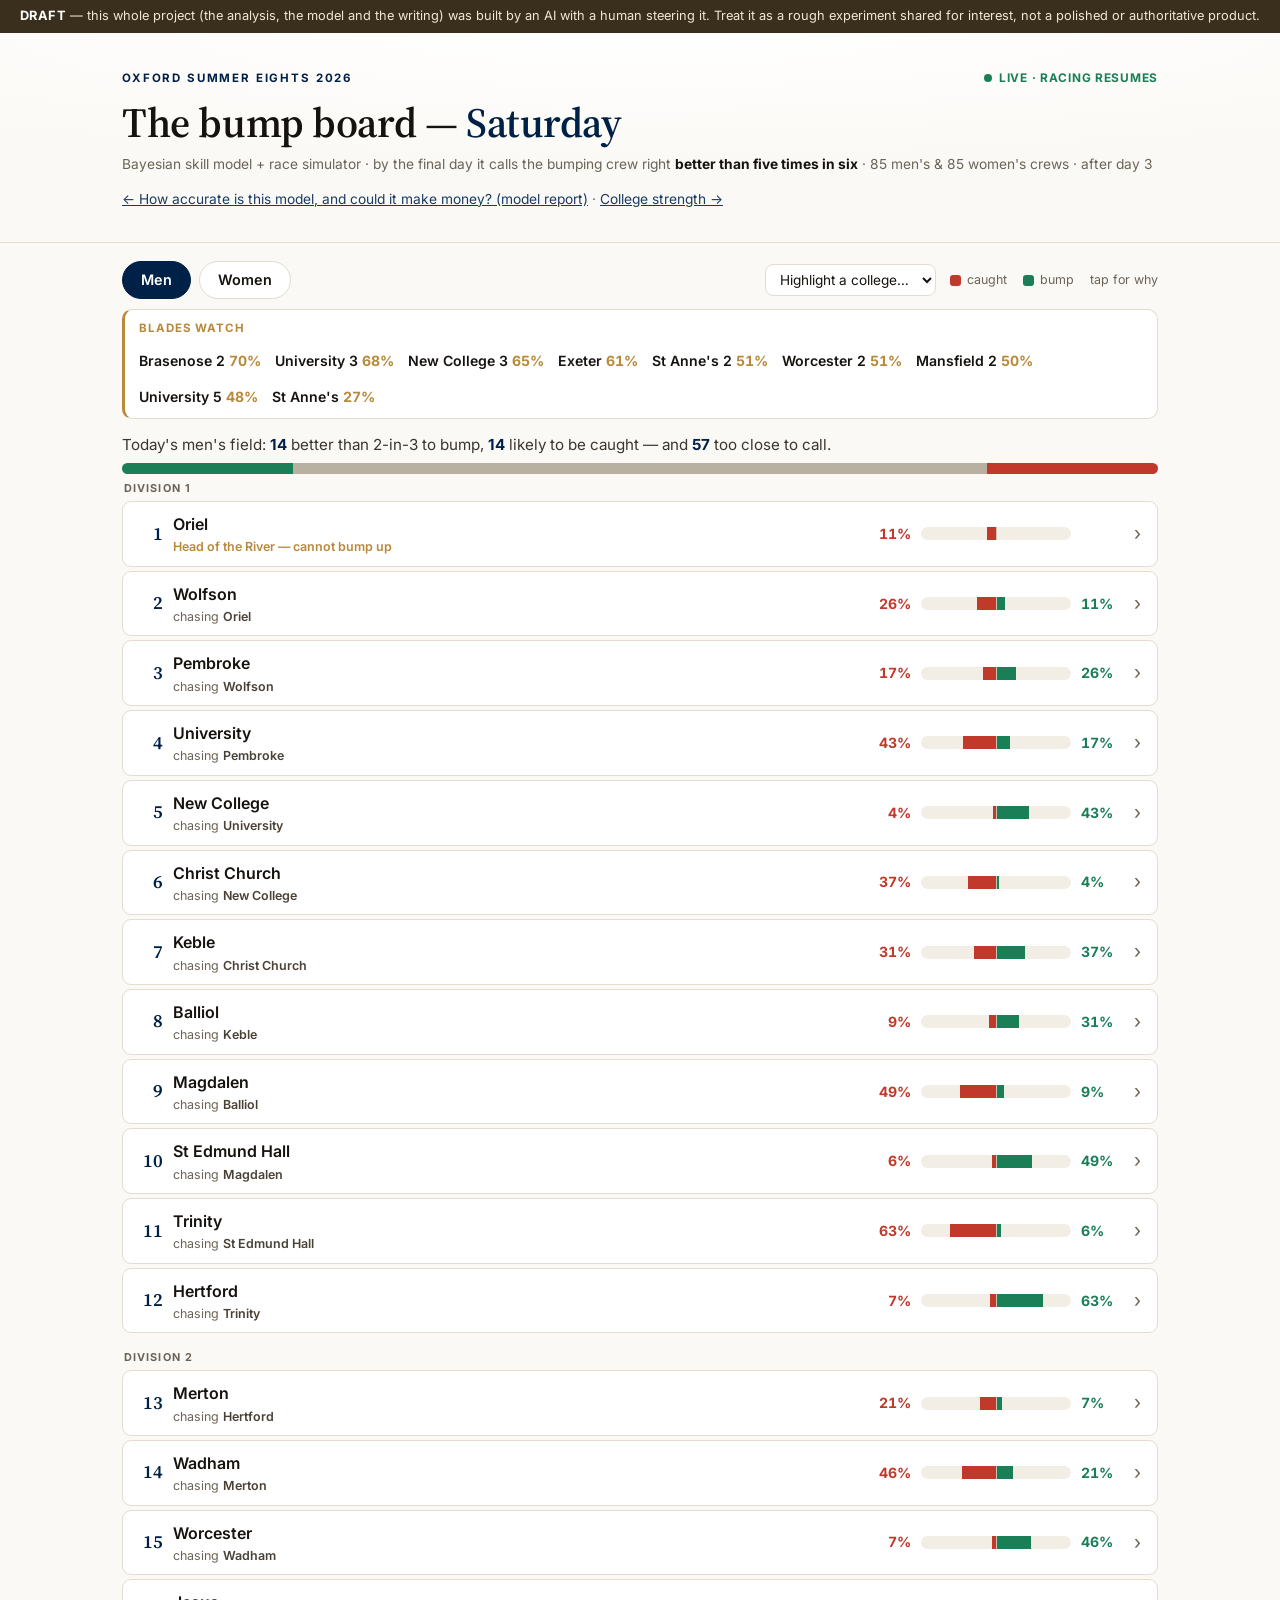
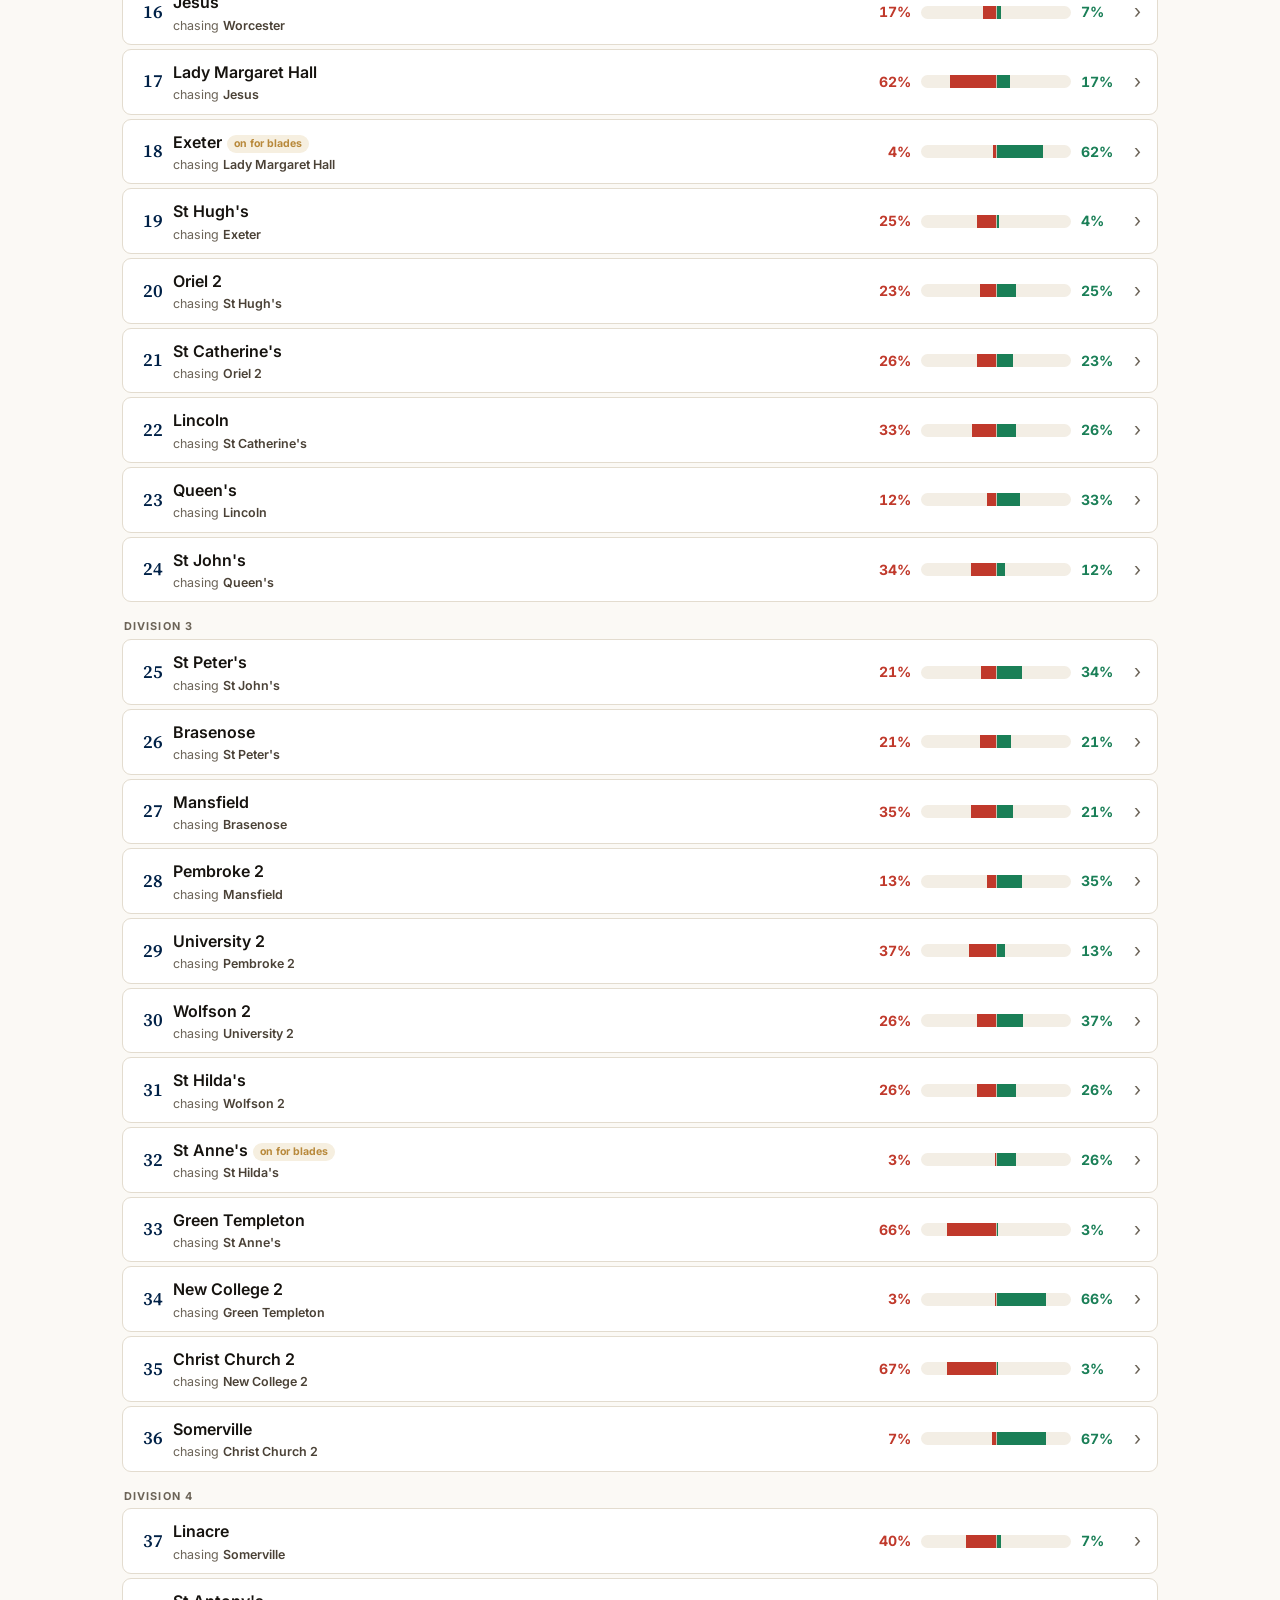
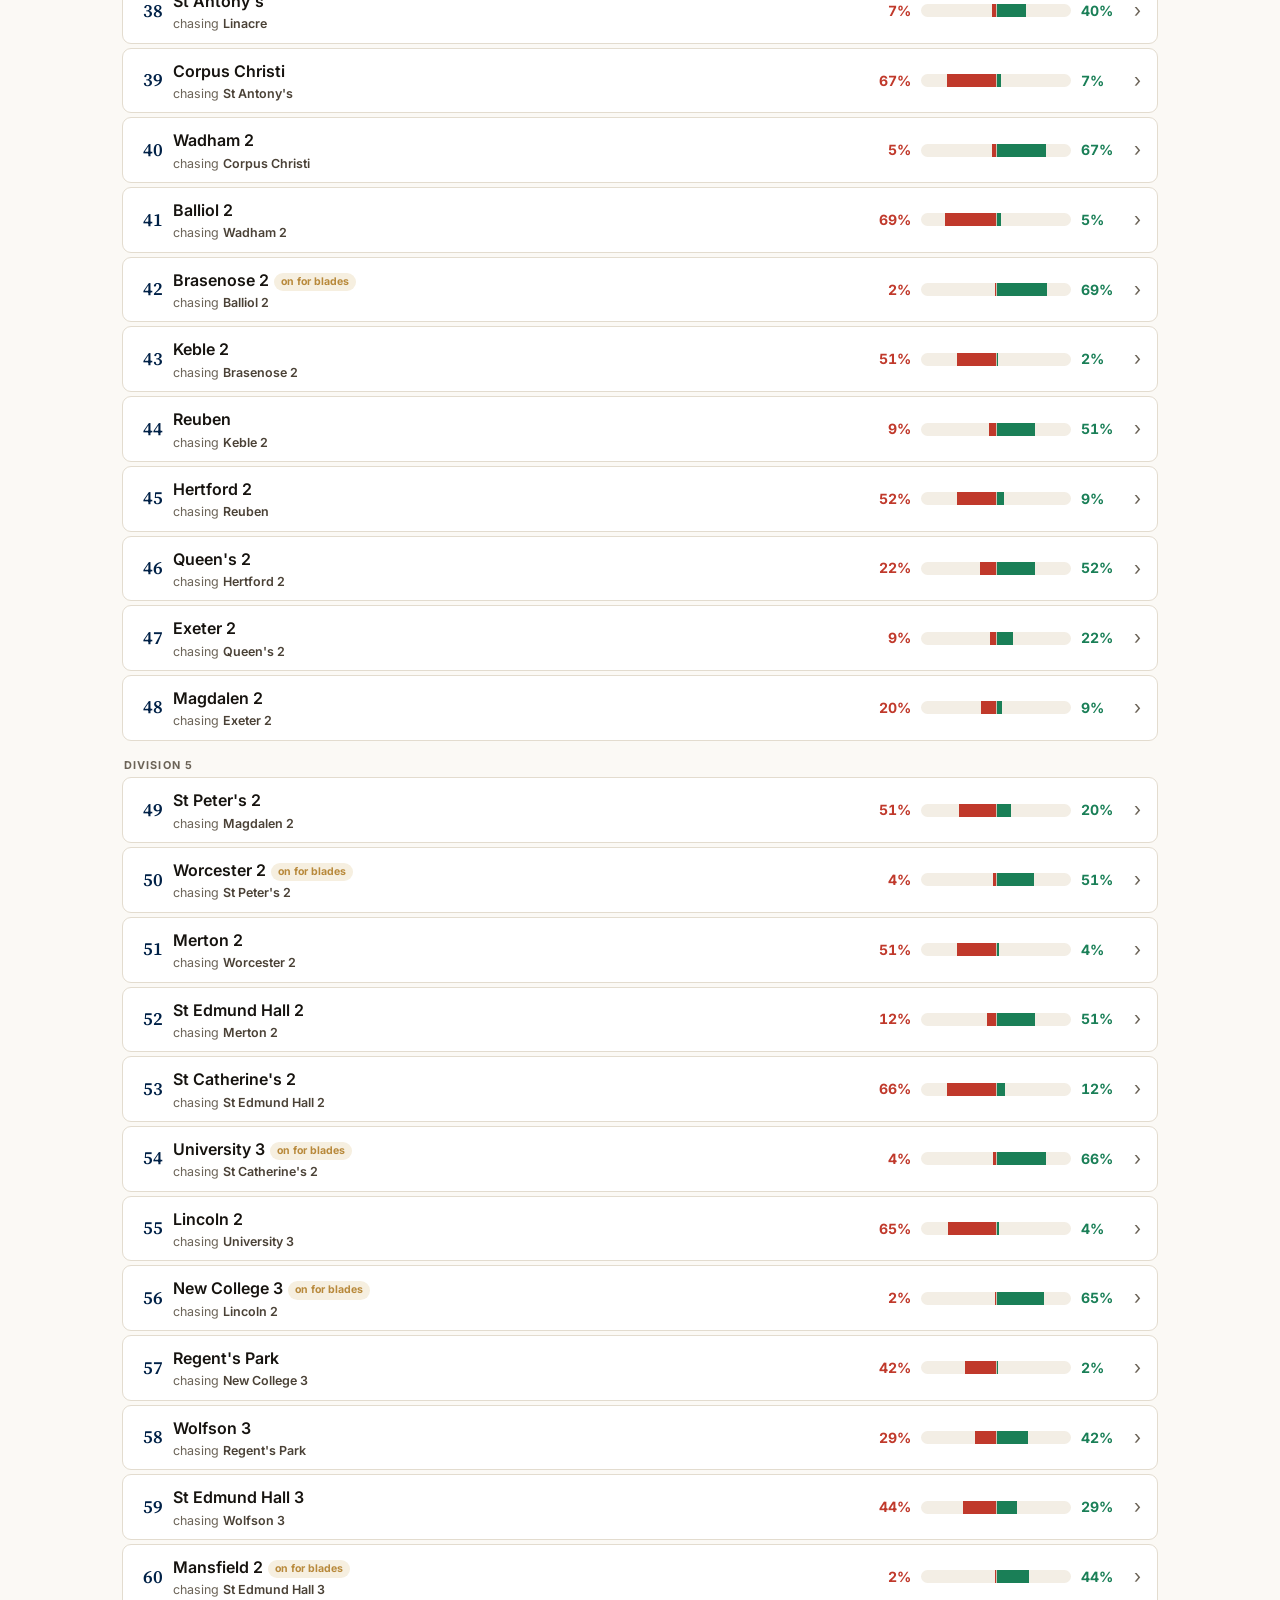
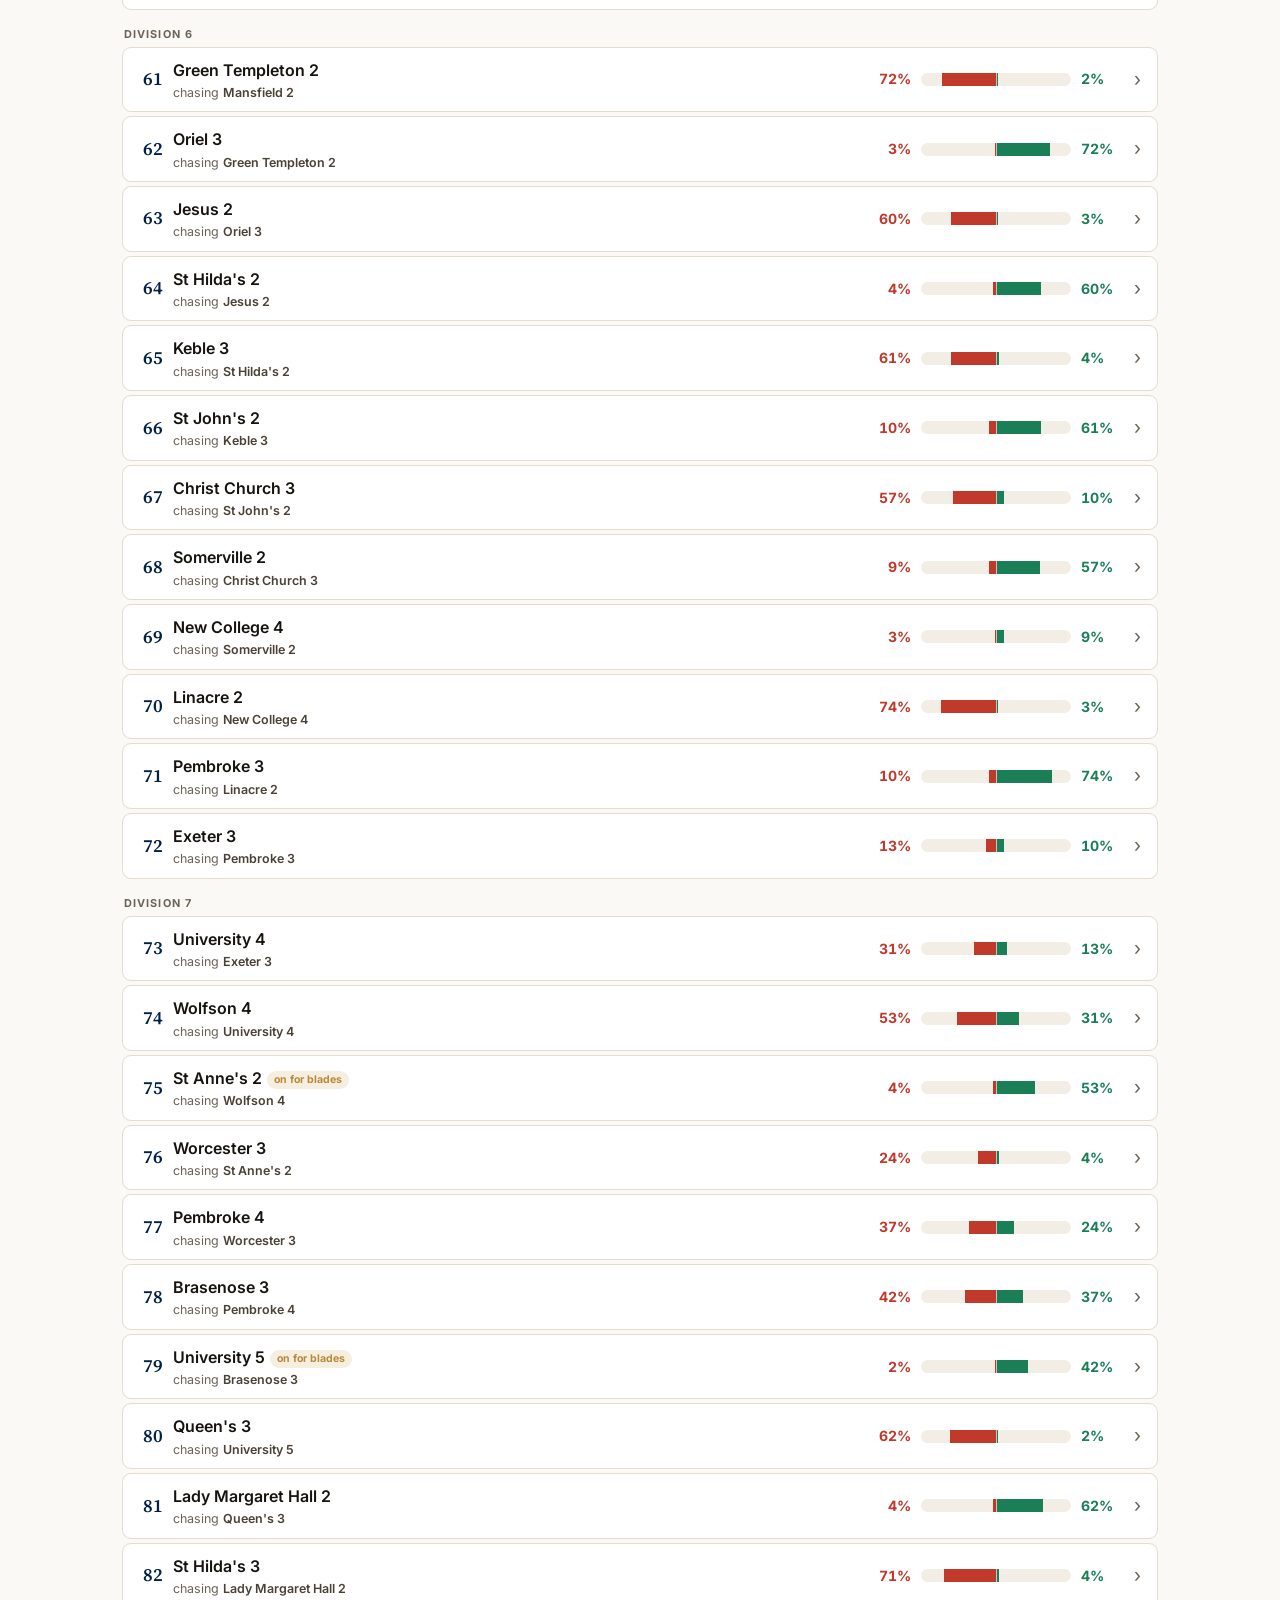
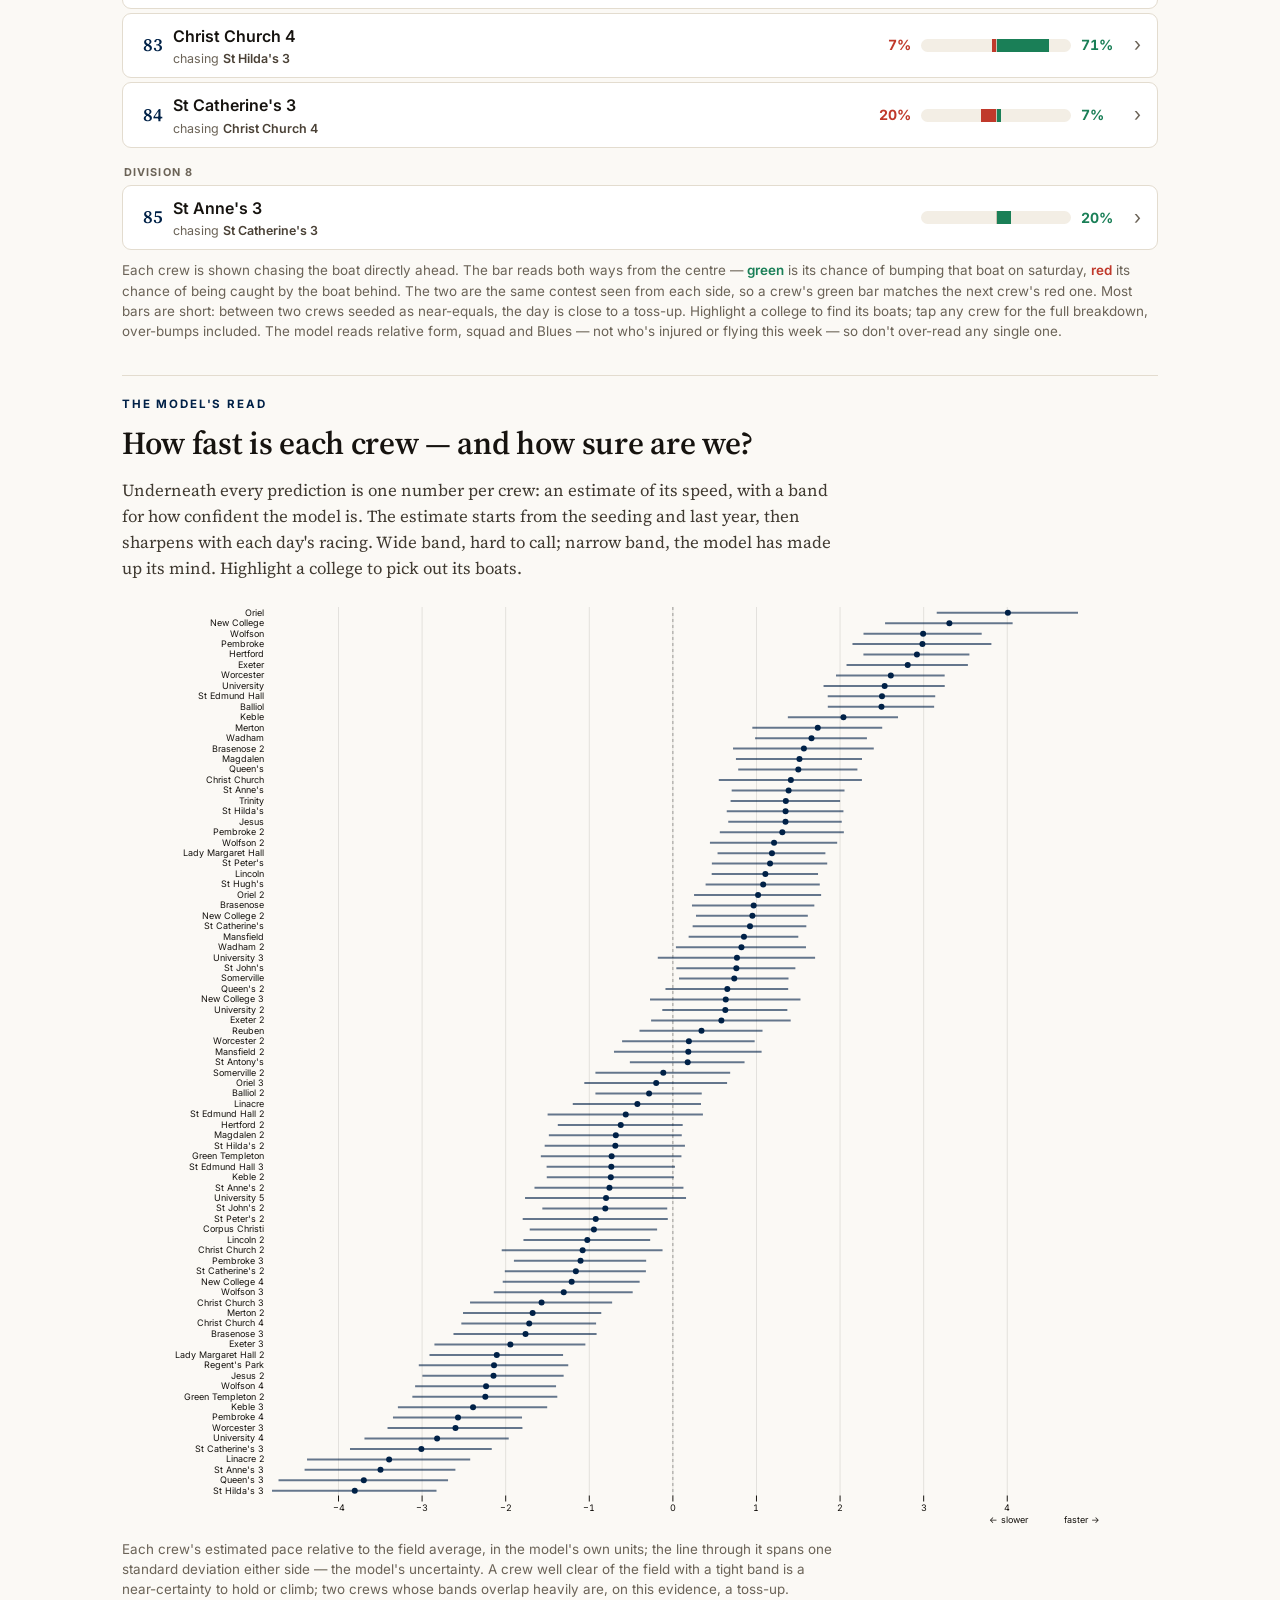
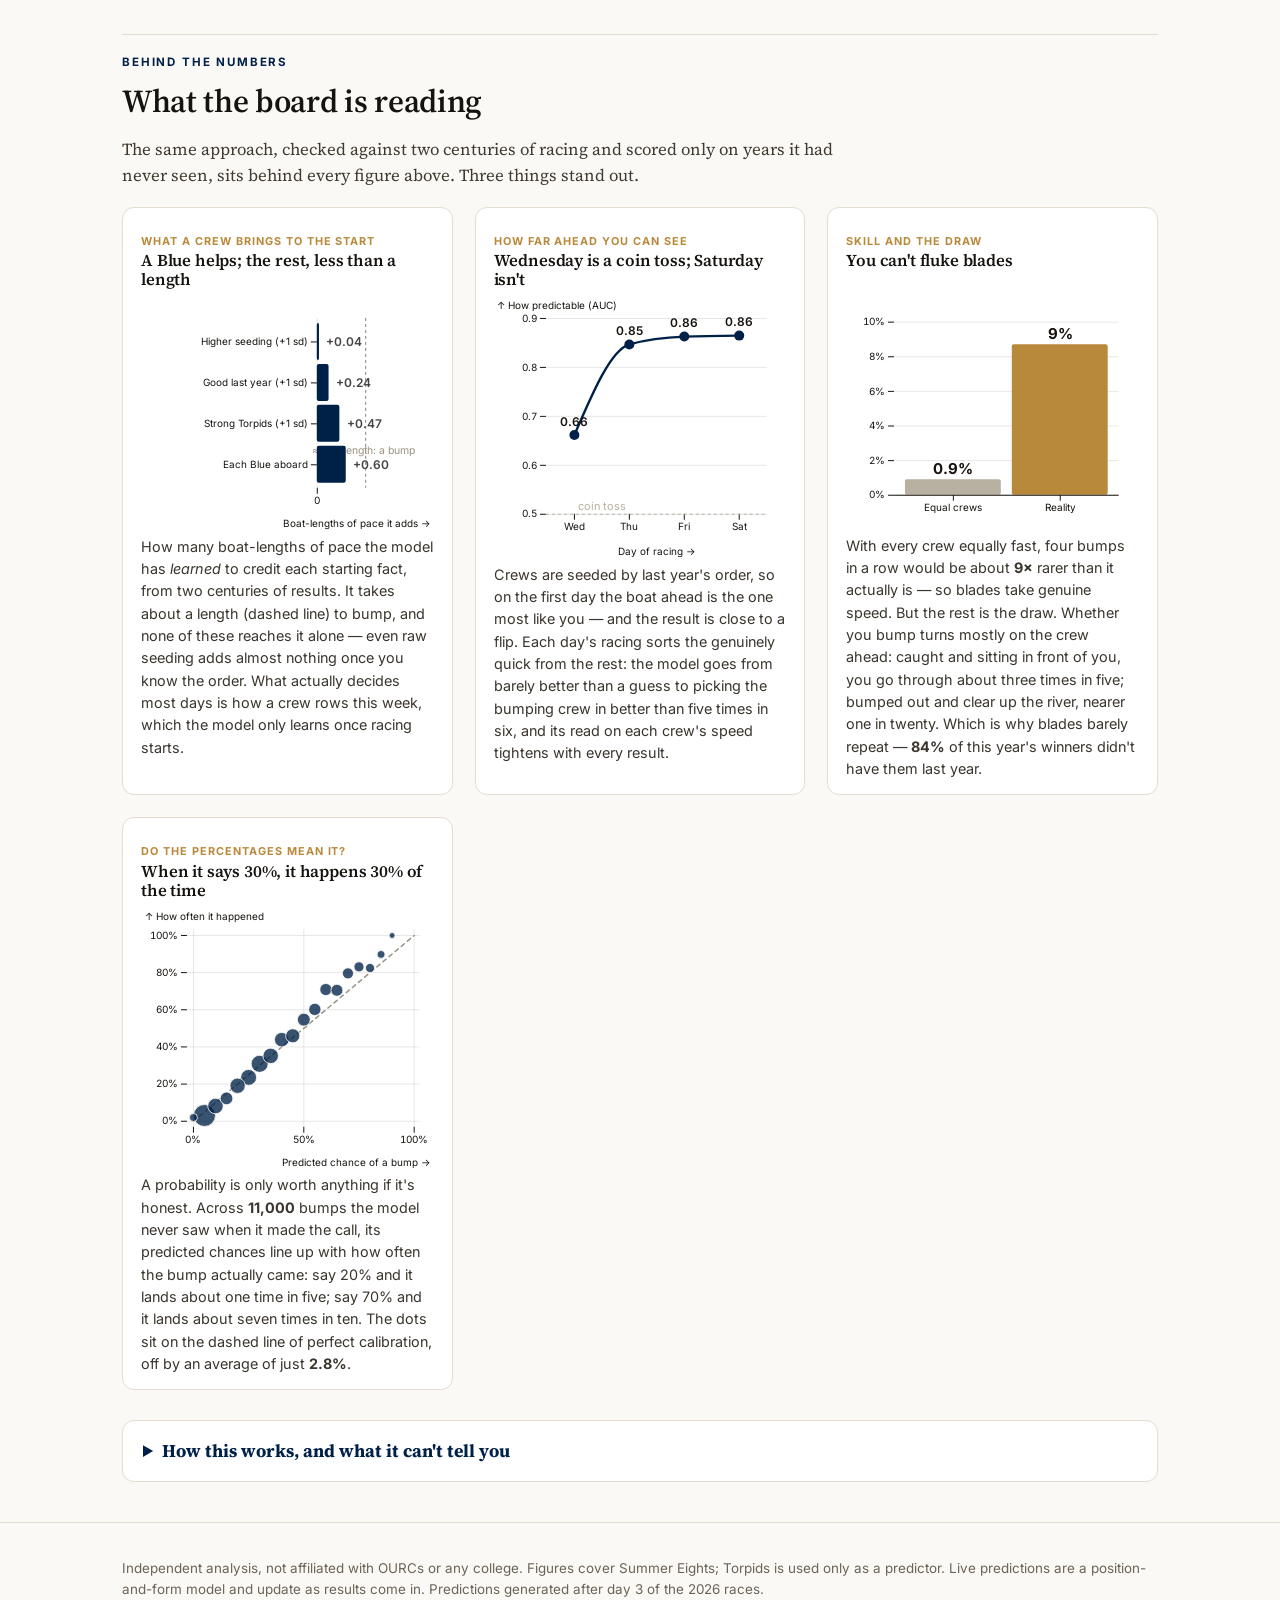
<file: board.html>
<!doctype html>
<html lang="en">
<head>
<meta charset="utf-8">
<meta name="viewport" content="width=device-width, initial-scale=1">
<title>The bump board — live predictions — Oxford Summer Eights 2026</title>
<meta name="description" content="Live head-to-head bump predictions for Oxford Summer Eights 2026, with per-crew factor attribution, and what two centuries of racing say about skill and luck.">
<meta property="og:title" content="The bump board — Oxford Summer Eights 2026">
<meta property="og:description" content="Live head-to-head bump predictions, with the analysis behind them.">
<link rel="preconnect" href="https://fonts.googleapis.com">
<link rel="preconnect" href="https://fonts.gstatic.com" crossorigin>
<link href="https://fonts.googleapis.com/css2?family=Inter:wght@400;500;600;700&family=Source+Serif+4:ital,opsz,wght@0,8..60,400;0,8..60,600;1,8..60,400&display=swap" rel="stylesheet">
<link rel="stylesheet" href="css/style.css">
<script src="js/vendor/d3.min.js"></script>
<script src="js/vendor/plot.umd.min.js"></script>
</head>
<body>

<div class="draftnote"><strong>DRAFT</strong> — this whole project (the analysis, the model and the writing) was built by an AI with a human steering it. Treat it as a rough experiment shared for interest, not a polished or authoritative product.</div>

<header class="top">
  <div class="wrap">
    <div class="row">
      <div>
        <p class="kicker">Oxford Summer Eights 2026</p>
        <h1>The bump board — <em id="day-label">next day</em></h1>
      </div>
      <span class="live"><span class="dot"></span>live · racing resumes</span>
    </div>
    <p class="metaline" id="model-meta">Loading model…</p>
    <p class="metaline" style="margin-top:3px"><a href="index.html">← How accurate is this model, and could it make money? (model report)</a> · <a href="ratings.html">College strength →</a></p>
  </div>
</header>

<main class="wrap">

  <!-- ===== HERO: the head-to-head predictions board ===== -->
  <section aria-label="Bump predictions">
    <div class="controls">
      <div class="tabs">
        <div class="tab active" data-g="men">Men</div>
        <div class="tab" data-g="women">Women</div>
      </div>
      <div class="ctl-right">
        <select id="college-hl" aria-label="Highlight a college"><option value="">Highlight a college…</option></select>
        <div class="legend">
          <span class="k"><span class="sw" style="background:var(--down)"></span>caught</span>
          <span class="k"><span class="sw" style="background:var(--up)"></span>bump</span>
          <span class="k">tap for why</span>
        </div>
      </div>
    </div>

    <div class="blades-watch">
      <span class="lab">Blades watch</span>
      <div id="blades-strip"><span class="small">…</span></div>
    </div>

    <div id="field-summary" class="field-summary"></div>

    <div id="board"><p class="small">Loading the board…</p></div>

    <p class="small" style="margin-top:10px">Each crew is shown chasing the boat directly ahead. The bar reads both ways from the centre — <span style="color:var(--up);font-weight:600">green</span> is its chance of bumping that boat on <span id="day-label-2">the next day</span>, <span style="color:var(--down);font-weight:600">red</span> its chance of being caught by the boat behind. The two are the same contest seen from each side, so a crew's green bar matches the next crew's red one. Most bars are short: between two crews seeded as near-equals, the day is close to a toss-up. Highlight a college to find its boats; tap any crew for the full breakdown, over-bumps included. The model reads relative form, squad and Blues — not who's injured or flying this week — so don't over-read any single one.</p>
  </section>

  <!-- ===== SKILL LADDER ===== -->
  <section class="skill" aria-label="Crew skill estimates">
    <p class="kicker">The model's read</p>
    <h2>How fast is each crew — and how sure are we?</h2>
    <p class="lead">Underneath every prediction is one number per crew: an estimate of its speed, with a band for how confident the model is. The estimate starts from the seeding and last year, then sharpens with each day's racing. Wide band, hard to call; narrow band, the model has made up its mind. Highlight a college to pick out its boats.</p>
    <div id="chart-skill" class="chart"></div>
    <p class="small">Each crew's estimated pace relative to the field average, in the model's own units; the line through it spans one standard deviation either side — the model's uncertainty. A crew well clear of the field with a tight band is a near-certainty to hold or climb; two crews whose bands overlap heavily are, on this evidence, a toss-up.</p>
  </section>

  <!-- ===== WHY PANELS ===== -->
  <section class="why">
    <p class="kicker">Behind the numbers</p>
    <h2>What the board is reading</h2>
    <p class="lead">The same approach, checked against two centuries of racing and scored only on years it had never seen, sits behind every figure above. Three things stand out.</p>

    <div class="panels">

      <div class="panel">
        <span class="tag">What a crew brings to the start</span>
        <h3>A Blue helps; the rest, less than a length</h3>
        <div id="chart-factors" class="chart"></div>
        <p>How many boat-lengths of pace the model has <em>learned</em> to credit each starting fact, from two centuries of results. It takes about a length (dashed line) to bump, and none of these reaches it alone — even raw seeding adds almost nothing once you know the order. What actually decides most days is how a crew rows this week, which the model only learns once racing starts.</p>
      </div>

      <div class="panel">
        <span class="tag">How far ahead you can see</span>
        <h3>Wednesday is a coin toss; Saturday isn't</h3>
        <div id="chart-perday" class="chart"></div>
        <p>Crews are seeded by last year's order, so on the first day the boat ahead is the one most like you — and the result is close to a flip. Each day's racing sorts the genuinely quick from the rest: the model goes from barely better than a guess to picking the bumping crew in better than five times in six, and its read on each crew's speed tightens with every result.</p>
      </div>

      <div class="panel">
        <span class="tag">Skill and the draw</span>
        <h3>You can't fluke blades</h3>
        <div id="chart-luck" class="chart"></div>
        <p>With every crew equally fast, four bumps in a row would be about <strong id="l-excess">9×</strong> rarer than it actually is — so blades take genuine speed. But the rest is the draw. Whether you bump turns mostly on the crew ahead: caught and sitting in front of you, you go through about three times in five; bumped out and clear up the river, nearer one in twenty. Which is why blades barely repeat — <strong id="l-repeat">84%</strong> of this year's winners didn't have them last year.</p>
      </div>

      <div class="panel">
        <span class="tag">Do the percentages mean it?</span>
        <h3>When it says 30%, it happens 30% of the time</h3>
        <div id="chart-calib" class="chart"></div>
        <p>A probability is only worth anything if it's honest. Across <strong>11,000</strong> bumps the model never saw when it made the call, its predicted chances line up with how often the bump actually came: say 20% and it lands about one time in five; say 70% and it lands about seven times in ten. The dots sit on the dashed line of perfect calibration, off by an average of just <strong id="cal-ece">2.3%</strong>.</p>
      </div>

    </div>
  </section>

  <details class="methods">
    <summary>How this works, and what it can't tell you</summary>
    <div>
      <h3>Where the numbers come from</h3>
      <p>Every Oxford bumps race, from two records kept independently — Anu Dudhia's archive and <a href="https://bumps.live">bumps.live</a> — which agree on 99.99% of the 20,617 races they both cover, back to 1826. Crew lists, coxes and coaches (2007 on) come from bumps.live, Oxford Blues from Wikipedia's Boat Race tables, and the weather from the Radcliffe Observatory.</p>
      <h3>How the predictions are made</h3>
      <p>Each crew is given an estimate of its speed — its skill, in boat-lengths — as a Bayesian belief with a margin of error. How much each input is worth (Torpids form, last year's finish, a Blue or two aboard) is <em>learned</em> from two centuries of results, not set by hand; each day's racing then updates the estimate, so it sharpens through the week, and how much of the squad a crew kept sets how tightly it's pinned. The skills feed one race simulator — each run draws every crew's true speed from its estimate, then races the remaining days — and <em>every</em> number on the board is read off that single simulation: bumps, over-bumps, being caught, blades. Because it's one simulation, the figures agree with each other — a crew's chance of bumping the boat ahead is exactly that boat's chance of being caught. The simulator also honours the real rules: a crew can only catch the boat it's actually chasing, and divisions are joined only by the sandwich boat, so no crew leapfrogs boats it never races. Tap a crew to see where its edge comes from.</p>
      <h3>What it can't tell you</h3>
      <p>The model can't see who's injured, ill or flying this week, so take any single number as a lean, not a verdict. "Blues" means the openweight Blue Boat only — reserves and lightweights aren't in the data yet. And races before 1900, where the old records get patchy, are left out of the headline figures.</p>
      <p class="small"><a href="report.html">The full analysis and code →</a> Every figure here is reproducible from the raw data, and was made with substantial help from an AI system, checked against the sources throughout.</p>
    </div>
  </details>

</main>

<footer>
  <div class="wrap">
    <p class="small">Independent analysis, not affiliated with OURCs or any college. Figures cover Summer Eights; Torpids is used only as a predictor. Live predictions are a position-and-form model and update as results come in. <span id="footer-updated"></span></p>
  </div>
</footer>

<script src="js/main.js" defer></script>
</body>
</html>
</file>
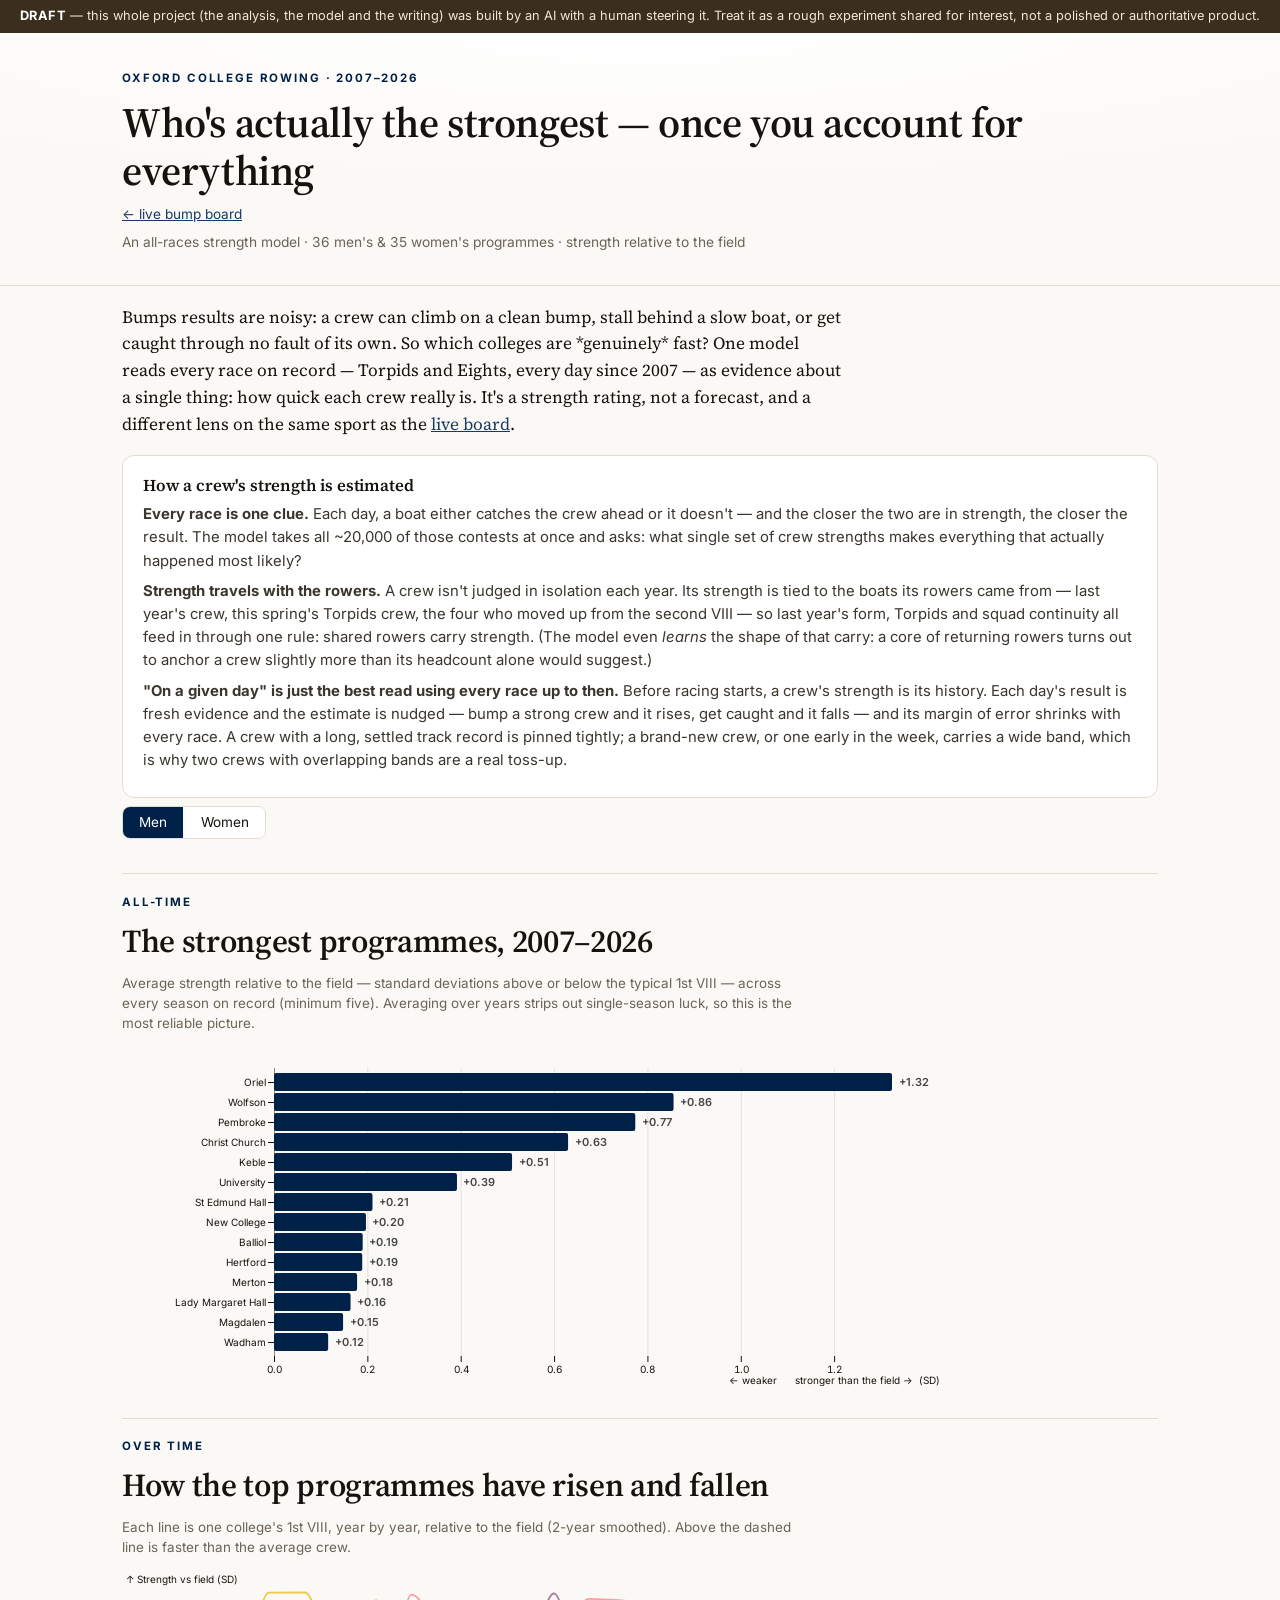
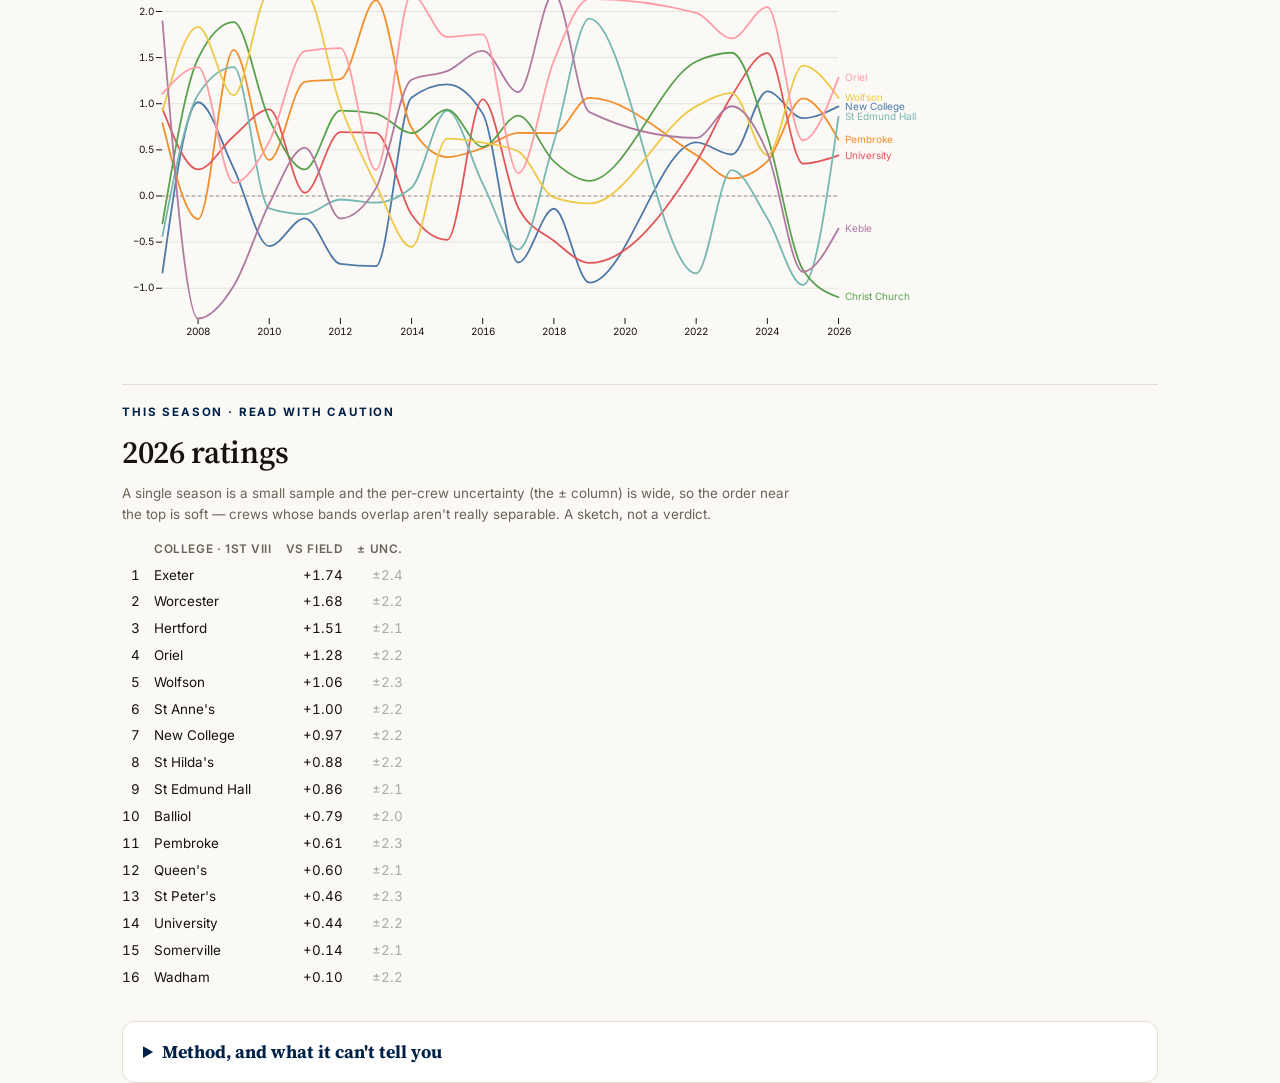
<file: ratings.html>
<!doctype html>
<html lang="en">
<head>
<meta charset="utf-8">
<meta name="viewport" content="width=device-width, initial-scale=1">
<title>College rowing strength — Oxford bumps, 2007–2026</title>
<meta name="description" content="An experimental strength rating that reads every Oxford bumps race — Torpids and Eights, every day since 2007 — as evidence about how fast each college's crew really is.">
<link rel="preconnect" href="https://fonts.googleapis.com">
<link href="https://fonts.googleapis.com/css2?family=Inter:wght@400;500;600;700&family=Source+Serif+4:ital,opsz,wght@0,8..60,400;0,8..60,600;1,8..60,400&display=swap" rel="stylesheet">
<link rel="stylesheet" href="css/style.css">
<script src="js/vendor/d3.min.js"></script>
<script src="js/vendor/plot.umd.min.js"></script>
<style>
  .ratesec{border-top:1px solid var(--line);margin-top:32px;padding-top:8px}
  .gtabs{display:inline-flex;gap:2px;border:1px solid var(--line);border-radius:8px;overflow:hidden;margin:8px 0 2px}
  .gtab{padding:5px 16px;font-family:var(--sans);font-size:.85rem;cursor:pointer;background:#fff}
  .gtab.on{background:var(--oxford);color:#fff}
  .chart{margin:14px 0 6px}
  .howbox{background:#fff;border:1px solid var(--line);border-radius:12px;padding:18px 20px;margin-top:16px}
  .howbox h3{margin:.2em 0 .3em}
  .howbox p{font-size:.93rem;color:#3a352d;margin:.5em 0}
  table.rt{border-collapse:collapse;font-family:var(--sans);font-size:.84rem;margin-top:10px}
  table.rt td,table.rt th{padding:3px 14px 3px 0;text-align:left}
  table.rt td.n{text-align:right;font-variant-numeric:tabular-nums}
  table.rt th{font-weight:600;color:var(--muted);font-size:.74rem;text-transform:uppercase;letter-spacing:.05em}
  .backlink{font-family:var(--sans);font-size:.85rem}
</style>
</head>
<body>
<div class="draftnote"><strong>DRAFT</strong> — this whole project (the analysis, the model and the writing) was built by an AI with a human steering it. Treat it as a rough experiment shared for interest, not a polished or authoritative product.</div>
<header class="top"><div class="wrap"><div class="row">
  <div><p class="kicker">Oxford college rowing · 2007–2026</p>
  <h1>Who's actually the strongest — once you account for everything</h1></div>
  <a class="backlink" href="index.html">← live bump board</a>
</div>
<p class="metaline" id="meta">Loading…</p>
</div></header>

<main class="wrap">
  <p class="lead" style="font-family:var(--serif);font-size:1.08rem;max-width:720px">Bumps results are noisy: a crew can climb on a clean bump, stall behind a slow boat, or get caught through no fault of its own. So which colleges are *genuinely* fast? One model reads every race on record — Torpids and Eights, every day since 2007 — as evidence about a single thing: how quick each crew really is. It's a strength rating, not a forecast, and a different lens on the same sport as the <a href="index.html">live board</a>.</p>

  <div class="howbox">
    <h3>How a crew's strength is estimated</h3>
    <p><strong>Every race is one clue.</strong> Each day, a boat either catches the crew ahead or it doesn't — and the closer the two are in strength, the closer the result. The model takes all ~20,000 of those contests at once and asks: what single set of crew strengths makes everything that actually happened most likely?</p>
    <p><strong>Strength travels with the rowers.</strong> A crew isn't judged in isolation each year. Its strength is tied to the boats its rowers came from — last year's crew, this spring's Torpids crew, the four who moved up from the second VIII — so last year's form, Torpids and squad continuity all feed in through one rule: shared rowers carry strength. (The model even <em>learns</em> the shape of that carry: a core of returning rowers turns out to anchor a crew slightly more than its headcount alone would suggest.)</p>
    <p><strong>"On a given day" is just the best read using every race up to then.</strong> Before racing starts, a crew's strength is its history. Each day's result is fresh evidence and the estimate is nudged — bump a strong crew and it rises, get caught and it falls — and its margin of error shrinks with every race. A crew with a long, settled track record is pinned tightly; a brand-new crew, or one early in the week, carries a wide band, which is why two crews with overlapping bands are a real toss-up.</p>
  </div>

  <div class="gtabs"><div class="gtab on" data-g="men">Men</div><div class="gtab" data-g="women">Women</div></div>

  <section class="ratesec">
    <p class="kicker">All-time</p>
    <h2>The strongest programmes, 2007–2026</h2>
    <p class="small" style="max-width:680px">Average strength relative to the field — standard deviations above or below the typical 1st VIII — across every season on record (minimum five). Averaging over years strips out single-season luck, so this is the most reliable picture.</p>
    <div id="c-alltime" class="chart"></div>
  </section>

  <section class="ratesec">
    <p class="kicker">Over time</p>
    <h2>How the top programmes have risen and fallen</h2>
    <p class="small" style="max-width:680px">Each line is one college's 1st VIII, year by year, relative to the field (2-year smoothed). Above the dashed line is faster than the average crew.</p>
    <div id="c-traj" class="chart"></div>
  </section>

  <section class="ratesec">
    <p class="kicker">This season · read with caution</p>
    <h2 id="cur-h">Current ratings</h2>
    <p class="small" style="max-width:680px">A single season is a small sample and the per-crew uncertainty (the ± column) is wide, so the order near the top is soft — crews whose bands overlap aren't really separable. A sketch, not a verdict.</p>
    <div id="cur-table"></div>
  </section>

  <details class="methods"><summary>Method, and what it can't tell you</summary><div>
    <p>One Bayesian generative model treats every adjacent contest in every race as an observation of a latent skill field; strength is carried between a college's boats and seasons by the rowers they share (from crew lists, 2007 on), with the carry-over shape learned from the data. Fit by variational inference and checked against MCMC — the skill estimates agree to r≈0.99. Skills are comparable only <em>within</em> a gender; the absolute level is arbitrary, so everything here is shown relative to the field that year.</p>
    <p>An honesty note: on a strict, leak-free, like-for-like test, this richer model is <em>statistically indistinguishable</em> from the simpler model behind the live board at actually predicting the next day's bumps. It is offered here as an interpretive strength rating — a way to ask "who's really fast, adjusting for the draw" — not as a better forecaster. Current-season ratings in particular are small-sample and should be read with their uncertainty.</p>
  </div></details>
</main>

<script>
const P=window.Plot, C={oxford:"#002147",gold:"#b8893b",grey:"#9a9182",line:"#e3dccf"};
let DATA=null, G="men";
function bars(){
  const d=(DATA.all_time[G]||[]).slice(0,14).map(r=>({c:r.college,v:r.mean_rel}));
  const el=document.getElementById("c-alltime"); el.innerHTML="";
  el.append(P.plot({width:Math.min(el.clientWidth||700,820),height:30+d.length*22,marginLeft:152,marginRight:50,
    x:{label:"← weaker      stronger than the field →  (SD)",grid:true},
    y:{domain:d.map(r=>r.c),label:null},
    marks:[P.ruleX([0],{stroke:"#000",strokeOpacity:.4}),
      P.barX(d,{y:"c",x:"v",fill:r=>r.v>=0?C.oxford:C.grey,rx:2}),
      P.text(d.filter(r=>r.v>=0),{y:"c",x:"v",text:r=>"+"+r.v.toFixed(2),dx:6,textAnchor:"start",fontSize:11,fill:"#444",fontWeight:600}),
      P.text(d.filter(r=>r.v<0),{y:"c",x:"v",text:r=>r.v.toFixed(2),dx:-6,textAnchor:"end",fontSize:11,fill:"#444",fontWeight:600})]}));
}
function traj(){
  const pts=DATA.trajectories[G]||[]; const el=document.getElementById("c-traj"); el.innerHTML="";
  const cols=[...new Set(pts.map(p=>p.college))];
  el.append(P.plot({width:Math.min(el.clientWidth||700,820),height:380,marginRight:104,marginBottom:34,
    x:{label:null,tickFormat:"d"},y:{label:"Strength vs field (SD)",grid:true},
    color:{domain:cols,scheme:"tableau10"},
    marks:[P.ruleY([0],{stroke:C.grey,strokeDasharray:"3 3"}),
      P.line(pts,{x:"year",y:"rel",z:"college",stroke:"college",strokeWidth:1.8,curve:"monotone-x"}),
      P.text(pts,{filter:d=>d.year===Math.max(...pts.filter(p=>p.college===d.college).map(p=>p.year)),
        x:"year",y:"rel",text:"college",dx:6,textAnchor:"start",fontSize:10,fill:"college"})]}));
}
function curtable(){
  const o=DATA.latest[G]||{rows:[]}; document.getElementById("cur-h").textContent=o.year+" ratings";
  const rows=o.rows.slice(0,16).map(r=>`<tr><td class="n">${r.rank}</td><td>${r.college}</td><td class="n">${r.rel>=0?"+":""}${r.rel.toFixed(2)}</td><td class="n" style="color:#aaa">±${r.sd.toFixed(1)}</td></tr>`).join("");
  document.getElementById("cur-table").innerHTML=`<table class="rt"><tr><th></th><th>College · 1st VIII</th><th>vs field</th><th>± unc.</th></tr>${rows}</table>`;
}
function draw(){bars();traj();curtable();}
(async function(){
  try{DATA=await (await fetch("data/ratings.json")).json();}catch(e){document.getElementById("meta").textContent="ratings unavailable";return;}
  document.getElementById("meta").innerHTML=`An all-races strength model · ${(DATA.all_time.men||[]).length} men's & ${(DATA.all_time.women||[]).length} women's programmes · strength relative to the field`;
  document.querySelectorAll(".gtab").forEach(t=>t.onclick=()=>{document.querySelectorAll(".gtab").forEach(x=>x.classList.toggle("on",x===t));G=t.dataset.g;draw();});
  draw();
})();
</script>
</body>
</html>
</file>
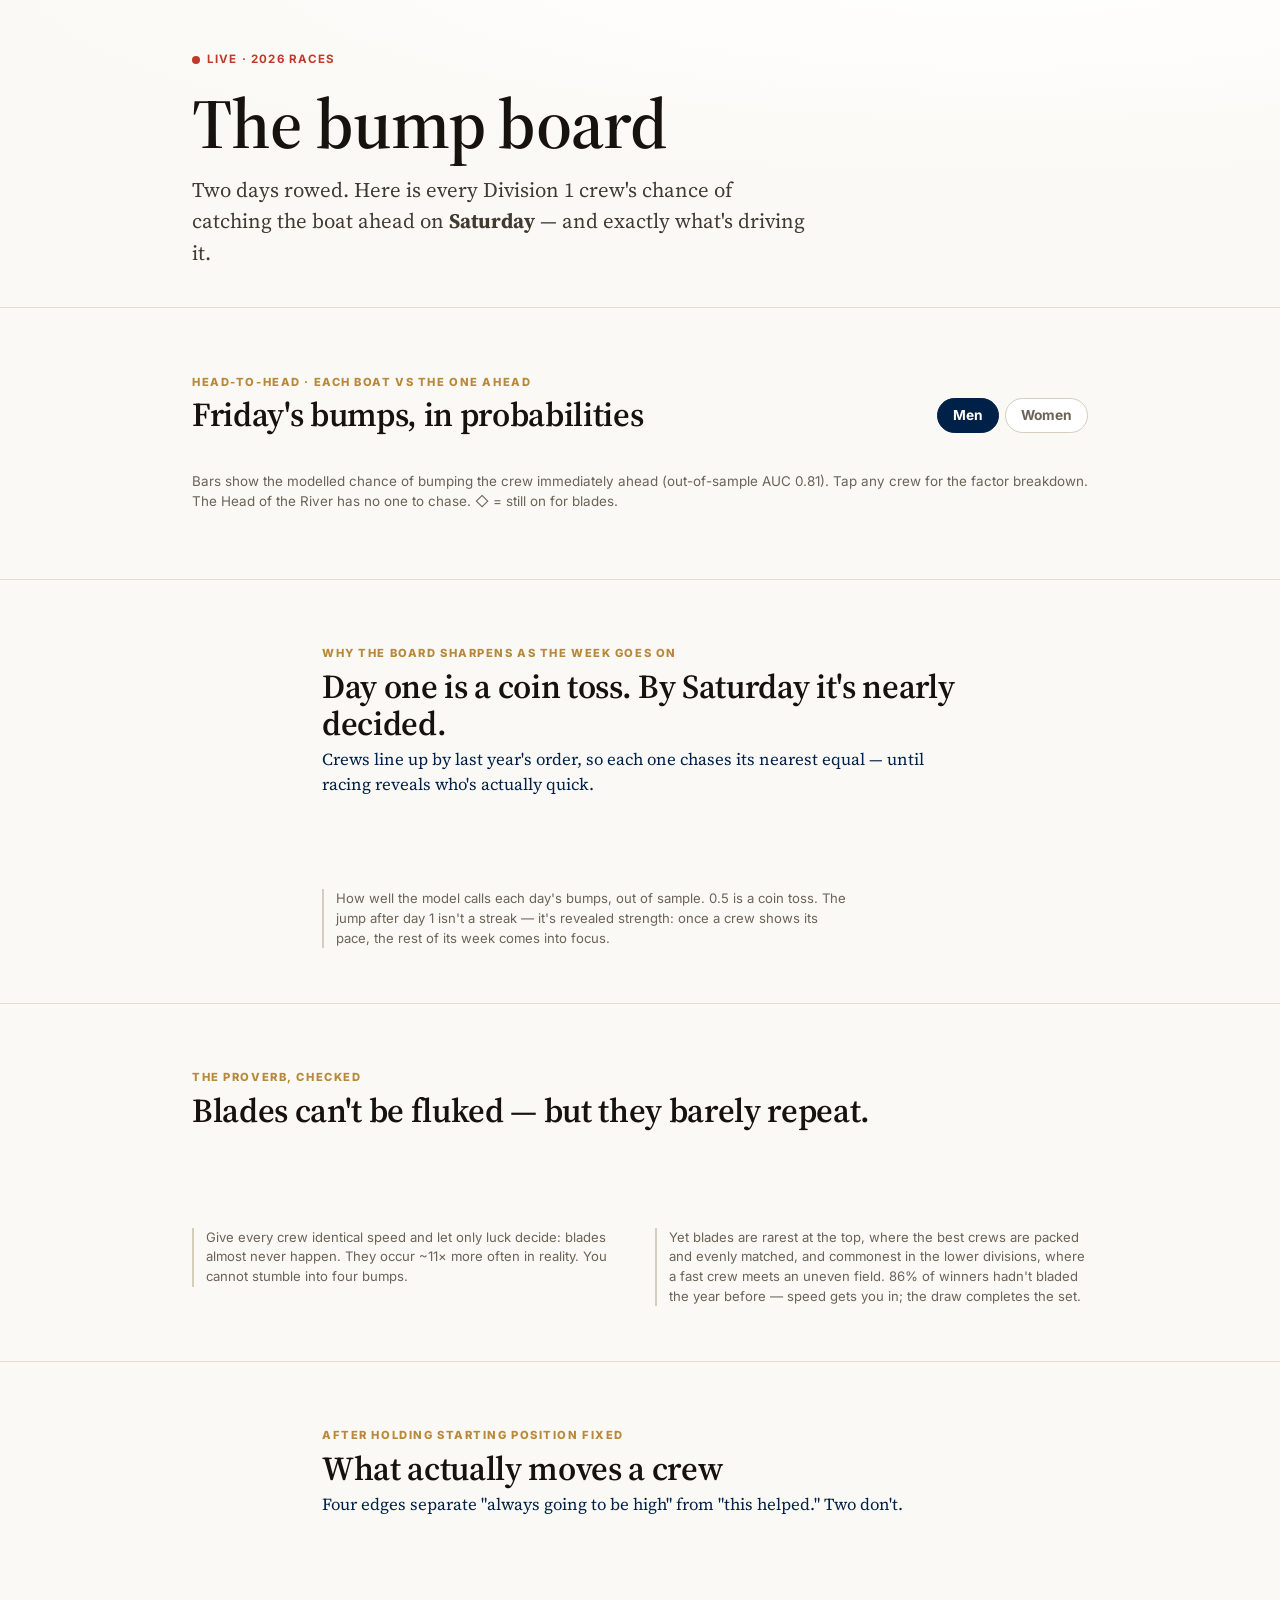
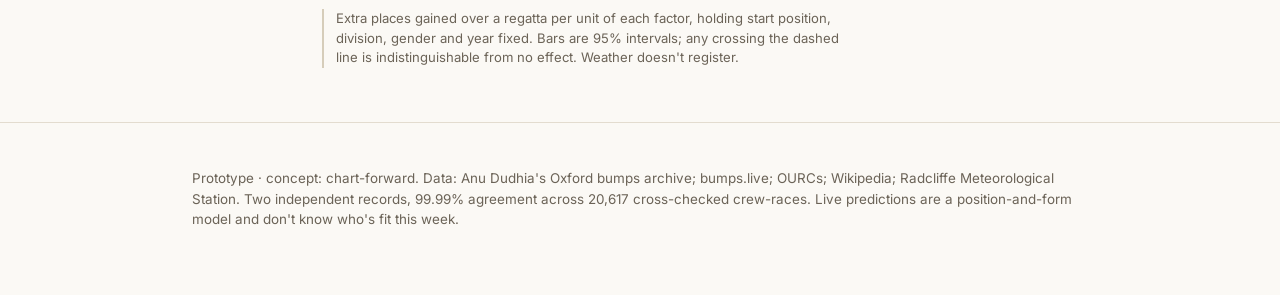
<file: proto/chart_forward.html>
<!doctype html>
<html lang="en">
<head>
<meta charset="utf-8">
<meta name="viewport" content="width=device-width, initial-scale=1">
<title>Eights 2026 — the bump board</title>
<meta name="description" content="Live bump probabilities for Oxford Summer Eights 2026, and what two centuries of results say about skill and luck.">
<link rel="preconnect" href="https://fonts.googleapis.com">
<link rel="preconnect" href="https://fonts.gstatic.com" crossorigin>
<link href="https://fonts.googleapis.com/css2?family=Inter:wght@400;500;600;700;800&family=Source+Serif+4:ital,opsz,wght@0,8..60,400;0,8..60,600;1,8..60,400&display=swap" rel="stylesheet">
<script src="../js/vendor/d3.min.js"></script>
<script src="../js/vendor/plot.umd.min.js"></script>
<style>
:root{
  --ink:#16130f; --paper:#fbf9f5; --paper2:#f3eee5; --line:#e3dccf; --line2:#d6cdba;
  --oxford:#002147; --oxford2:#1b3a63;
  --up:#1a7f57; --down:#c0392b; --row:#a99f8c; --gold:#b8893b; --muted:#6b6357;
  --serif:"Source Serif 4",Georgia,"Times New Roman",serif;
  --sans:"Inter",system-ui,-apple-system,"Segoe UI",Helvetica,Arial,sans-serif;
  --mono:ui-monospace,"SF Mono",Menlo,Consolas,monospace;
}
*{box-sizing:border-box}
html{scroll-behavior:smooth}
body{margin:0;background:var(--paper);color:var(--ink);
  font-family:var(--sans);font-size:17px;line-height:1.5;
  -webkit-font-smoothing:antialiased;text-rendering:optimizeLegibility}
.wrap{max-width:940px;margin:0 auto;padding:0 22px}
.narrow{max-width:680px}

/* ---- type ---- */
h1{font-family:var(--serif);font-weight:600;letter-spacing:-.015em;line-height:1.04;
  font-size:clamp(2.4rem,6.4vw,4.4rem);margin:.1em 0 .2em}
h2{font-family:var(--serif);font-weight:600;letter-spacing:-.01em;line-height:1.1;
  font-size:clamp(1.5rem,3.2vw,2.1rem);margin:0 0 .15em}
a{color:var(--oxford2)}
.kicker{font-family:var(--sans);text-transform:uppercase;letter-spacing:.18em;
  font-size:.7rem;font-weight:800;color:var(--gold)}
.muted{color:var(--muted)}
.small{font-size:.84rem;color:var(--muted);line-height:1.5}
.serif{font-family:var(--serif)}

/* ---- masthead ---- */
.masthead{border-bottom:1px solid var(--line);background:
  radial-gradient(140% 120% at 78% -10%, #fff 0%, var(--paper) 55%)}
.masthead .wrap{padding-top:4.4vh;padding-bottom:1.6vh}
.live{display:inline-flex;align-items:center;gap:7px;font-size:.72rem;font-weight:700;
  text-transform:uppercase;letter-spacing:.1em;color:var(--down)}
.live .dot{width:8px;height:8px;border-radius:50%;background:var(--down);
  box-shadow:0 0 0 0 rgba(192,57,43,.5);animation:pulse 2s infinite}
@keyframes pulse{0%{box-shadow:0 0 0 0 rgba(192,57,43,.45)}70%{box-shadow:0 0 0 7px rgba(192,57,43,0)}100%{box-shadow:0 0 0 0 rgba(192,57,43,0)}}
.masthead .sub{font-family:var(--serif);font-size:clamp(1.05rem,2.2vw,1.3rem);
  color:#403a31;max-width:30em;margin:.1em 0 1.2em}

/* ---- section scaffolding ---- */
section{padding:3.2em 0}
section + section{border-top:1px solid var(--line)}
.eyebrow{font-family:var(--sans);text-transform:uppercase;letter-spacing:.14em;
  font-size:.7rem;font-weight:800;color:var(--gold);margin-bottom:.5em}
.lede{font-size:1.04rem;color:#403a31;max-width:34em;margin:.2em 0 0}
.lede strong{font-weight:700;color:var(--ink)}

/* ---- the board (hero) ---- */
.boardhead{display:flex;align-items:flex-end;justify-content:space-between;
  flex-wrap:wrap;gap:12px;margin-bottom:1.1em}
.tabs{display:flex;gap:6px}
.tab{padding:6px 15px;border:1px solid var(--line2);background:#fff;border-radius:20px;
  cursor:pointer;font-size:.86rem;font-weight:700;color:var(--muted)}
.tab.active{background:var(--oxford);color:#fff;border-color:var(--oxford)}

.board{display:grid;gap:3px}
.brow{display:grid;grid-template-columns:34px 1fr 168px 58px;align-items:center;
  gap:10px;padding:7px 10px;border-radius:8px;background:#fff;border:1px solid var(--line);
  cursor:pointer;transition:border-color .12s,box-shadow .12s}
.brow:hover{border-color:var(--line2);box-shadow:0 1px 0 rgba(0,0,0,.04)}
.brow.open{border-color:var(--oxford);box-shadow:0 2px 14px rgba(0,33,71,.08)}
.brow .pos{font-family:var(--mono);font-size:.82rem;color:var(--muted);text-align:right}
.brow .name{font-weight:600;font-size:.96rem;display:flex;align-items:baseline;gap:7px;min-width:0}
.brow .name b{font-weight:600}
.brow .name .chase{font-size:.76rem;color:var(--muted);font-weight:400;white-space:nowrap;
  overflow:hidden;text-overflow:ellipsis}
.brow .name .arr{color:var(--up);font-weight:700}
.brow .pct{font-family:var(--mono);font-size:.92rem;font-weight:700;text-align:right;
  font-variant-numeric:tabular-nums}

/* probability track: chance of bumping the boat ahead */
.track{height:18px;border-radius:4px;background:var(--paper2);position:relative;overflow:hidden}
.track .fill{position:absolute;left:0;top:0;bottom:0;border-radius:4px;
  background:linear-gradient(90deg,#2a9d6f,#1a7f57)}
.track.head{background:repeating-linear-gradient(45deg,#f3eee5,#f3eee5 5px,#ece5d6 5px,#ece5d6 10px)}
.track .headlbl{position:absolute;inset:0;display:flex;align-items:center;justify-content:center;
  font-size:.66rem;letter-spacing:.06em;text-transform:uppercase;color:var(--muted);font-weight:700}

.brow.blades .name b::after{content:"◇";color:var(--gold);font-size:.8rem;margin-left:5px}

/* expanded attribution panel */
.attr{grid-column:1/-1;display:none;padding:6px 4px 10px 44px}
.brow.open + .attr{display:block}
.attr .why{font-size:.86rem;color:var(--muted);margin:2px 0 12px}
.attr .why b{color:var(--ink);font-weight:600}
.fbar{display:grid;grid-template-columns:160px 1fr;align-items:center;gap:12px;margin:5px 0}
.fbar .flab{font-size:.82rem;text-align:right;color:#3a352d}
.ftrack{position:relative;height:16px}
.ftrack .axis{position:absolute;left:50%;top:-3px;bottom:-3px;width:1px;background:var(--line2)}
.ftrack .seg{position:absolute;top:1px;bottom:1px;border-radius:3px}
.ftrack .seg.pos{background:var(--up);left:50%}
.ftrack .seg.neg{background:var(--down);right:50%}
.ftrack .val{position:absolute;top:0;font-size:.7rem;font-family:var(--mono);color:var(--muted);
  line-height:16px}
.attr .scale{display:grid;grid-template-columns:160px 1fr;gap:12px;margin-top:8px}
.attr .scaleinner{display:flex;justify-content:space-between;font-size:.68rem;color:var(--muted);
  text-transform:uppercase;letter-spacing:.06em}

/* blades strip */
.bladestrip{margin-top:1.6em;padding:14px 16px;background:#fcf7ec;border:1px solid #ecdcb8;
  border-radius:10px}
.bladestrip .bt{font-size:.72rem;text-transform:uppercase;letter-spacing:.1em;font-weight:800;
  color:var(--gold);margin-bottom:.5em}
.blades-grid{display:flex;flex-wrap:wrap;gap:7px}
.bchip{display:flex;align-items:center;gap:8px;background:#fff;border:1px solid #ecdcb8;
  border-radius:7px;padding:5px 10px;font-size:.85rem}
.bchip b{font-weight:600}
.bchip .p{font-family:var(--mono);font-weight:700;color:var(--gold)}

/* ---- annotated figures ---- */
figure{margin:0}
.fig-head{display:flex;align-items:baseline;gap:14px;flex-wrap:wrap;margin-bottom:.1em}
.chart{width:100%;min-height:60px;margin-top:1.2em}
.chart svg{max-width:100%;height:auto;font-family:var(--sans)!important}
figcaption{font-size:.82rem;color:var(--muted);margin-top:.9em;line-height:1.5;
  border-left:2px solid var(--line2);padding-left:.9em;max-width:40em}
.takeaway{font-family:var(--serif);font-size:1.05rem;color:var(--oxford);margin-top:.3em}

/* two-up grid for paired charts */
.duo{display:grid;grid-template-columns:1fr 1fr;gap:30px;align-items:start}
@media (max-width:760px){.duo{grid-template-columns:1fr}}

footer{border-top:1px solid var(--line);padding:2.4em 0 4em;color:var(--muted);font-size:.82rem}

@media (max-width:560px){
  body{font-size:16px}
  .brow{grid-template-columns:26px 1fr 92px 46px;gap:7px;padding:7px 8px}
  .brow .name .chase{display:none}
  .attr{padding-left:10px}
  .fbar,.attr .scale{grid-template-columns:96px 1fr}
}
</style>
</head>
<body>

<header class="masthead">
  <div class="wrap">
    <p class="live"><span class="dot"></span> Live · 2026 races</p>
    <h1>The bump board</h1>
    <p class="sub">Two days rowed. Here is every Division&nbsp;1 crew's chance of catching the boat ahead on <b id="day-label">Friday</b> — and exactly what's driving it.</p>
  </div>
</header>

<main>

<!-- ============ HERO: live head-to-head board ============ -->
<section id="sec-board">
  <div class="wrap">
    <div class="boardhead">
      <div>
        <p class="eyebrow">Head-to-head · each boat vs the one ahead</p>
        <h2 style="margin:0">Friday's bumps, in probabilities</h2>
      </div>
      <div class="tabs">
        <div class="tab active" data-g="men">Men</div>
        <div class="tab" data-g="women">Women</div>
      </div>
    </div>
    <div id="board" class="board"></div>
    <div id="blades" class="bladestrip" hidden></div>
    <p class="small" style="margin-top:1.4em">Bars show the modelled chance of bumping the crew immediately ahead (out-of-sample AUC 0.81). Tap any crew for the factor breakdown. The Head of the River has no one to chase. ◇ = still on for blades.</p>
  </div>
</section>

<!-- ============ FINDING 1: day 1 coin toss -> day 4 settled ============ -->
<section id="sec-perday">
  <div class="wrap narrow">
    <p class="eyebrow">Why the board sharpens as the week goes on</p>
    <h2>Day one is a coin toss. By Saturday it's nearly decided.</h2>
    <p class="takeaway">Crews line up by last year's order, so each one chases its nearest equal — until racing reveals who's actually quick.</p>
    <figure>
      <div id="chart-perday" class="chart"></div>
      <figcaption>How well the model calls each day's bumps, out of sample. 0.5 is a coin toss. The jump after day&nbsp;1 isn't a streak — it's revealed strength: once a crew shows its pace, the rest of its week comes into focus.</figcaption>
    </figure>
  </div>
</section>

<!-- ============ FINDING 2: blades can't be fluked + where they happen ============ -->
<section id="sec-blades">
  <div class="wrap">
    <p class="eyebrow">The proverb, checked</p>
    <h2>Blades can't be fluked — but they barely repeat.</h2>
    <div class="duo" style="margin-top:1.4em">
      <figure>
        <div id="chart-luck" class="chart" style="margin-top:.2em"></div>
        <figcaption>Give every crew identical speed and let only luck decide: blades almost never happen. They occur ~11× more often in reality. You cannot stumble into four bumps.</figcaption>
      </figure>
      <figure>
        <div id="chart-blades-div" class="chart" style="margin-top:.2em"></div>
        <figcaption>Yet blades are rarest at the top, where the best crews are packed and evenly matched, and commonest in the lower divisions, where a fast crew meets an uneven field. 86% of winners hadn't bladed the year before — speed gets you in; the draw completes the set.</figcaption>
      </figure>
    </div>
  </div>
</section>

<!-- ============ FINDING 3: what actually moves a crew (forest plot) ============ -->
<section id="sec-effects">
  <div class="wrap narrow">
    <p class="eyebrow">After holding starting position fixed</p>
    <h2>What actually moves a crew</h2>
    <p class="takeaway">Four edges separate "always going to be high" from "this helped." Two don't.</p>
    <figure>
      <div id="chart-effects" class="chart"></div>
      <figcaption>Extra places gained over a regatta per unit of each factor, holding start position, division, gender and year fixed. Bars are 95% intervals; any crossing the dashed line is indistinguishable from no effect. Weather doesn't register.</figcaption>
    </figure>
  </div>
</section>

</main>

<footer>
  <div class="wrap">
    <p class="small">Prototype · concept: chart-forward. Data: Anu Dudhia's Oxford bumps archive; bumps.live; OURCs; Wikipedia; Radcliffe Meteorological Station. Two independent records, 99.99% agreement across 20,617 cross-checked crew-races. Live predictions are a position-and-form model and don't know who's fit this week.</p>
    <p class="small" id="footer-updated"></p>
  </div>
</footer>

<script src="chart_forward.js" defer></script>
</body>
</html>
</file>
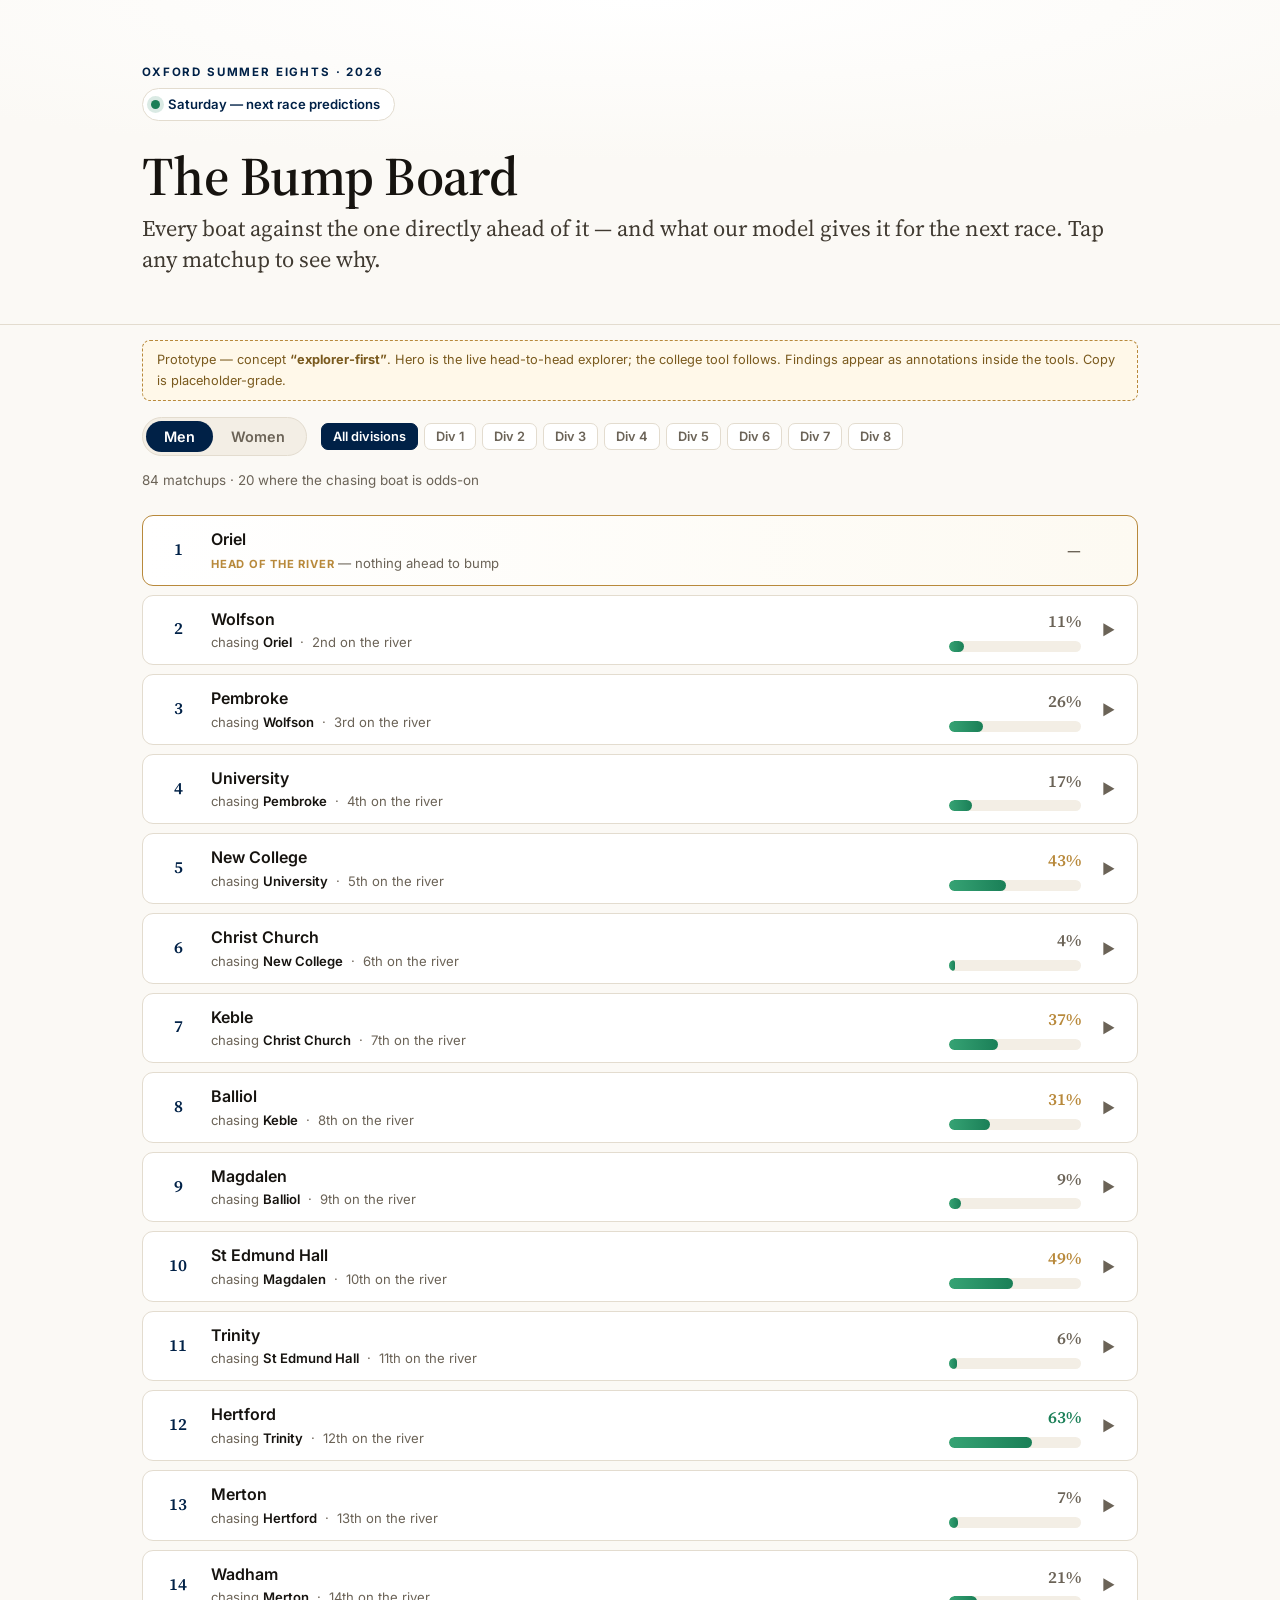
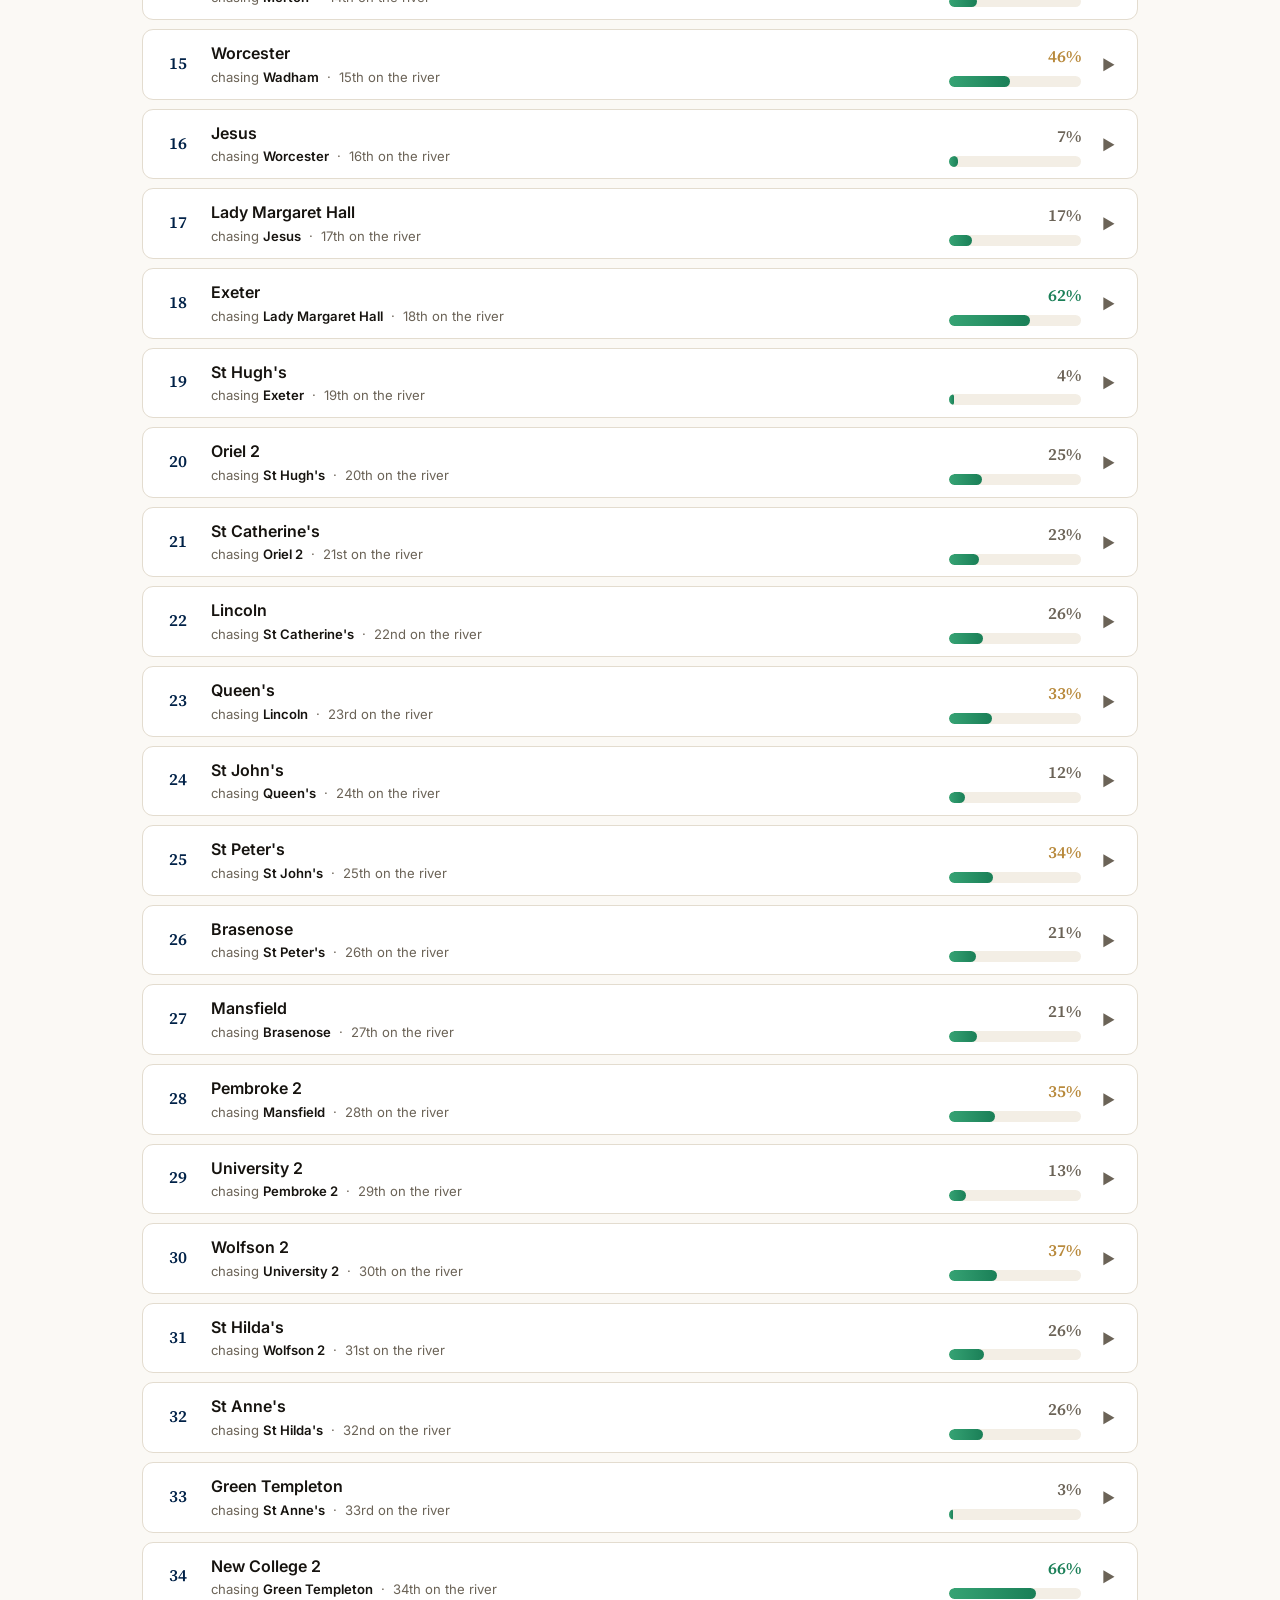
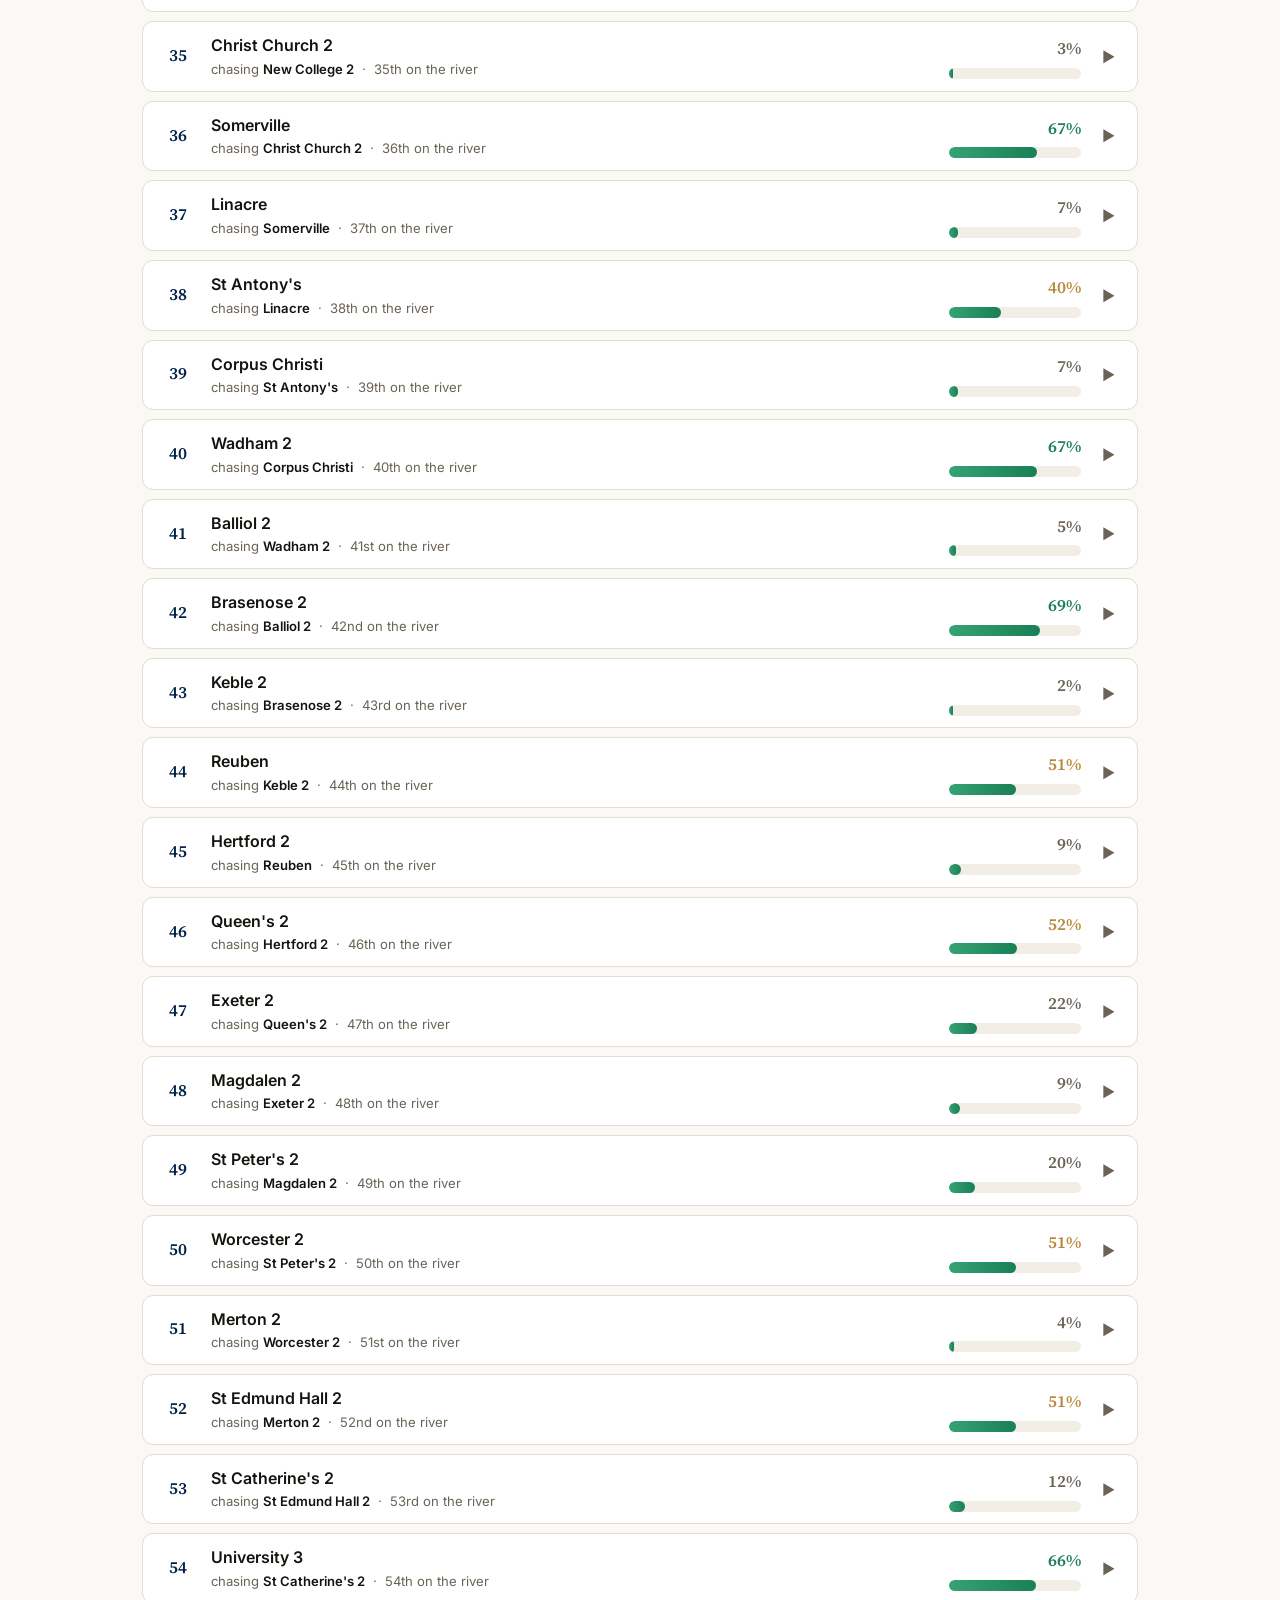
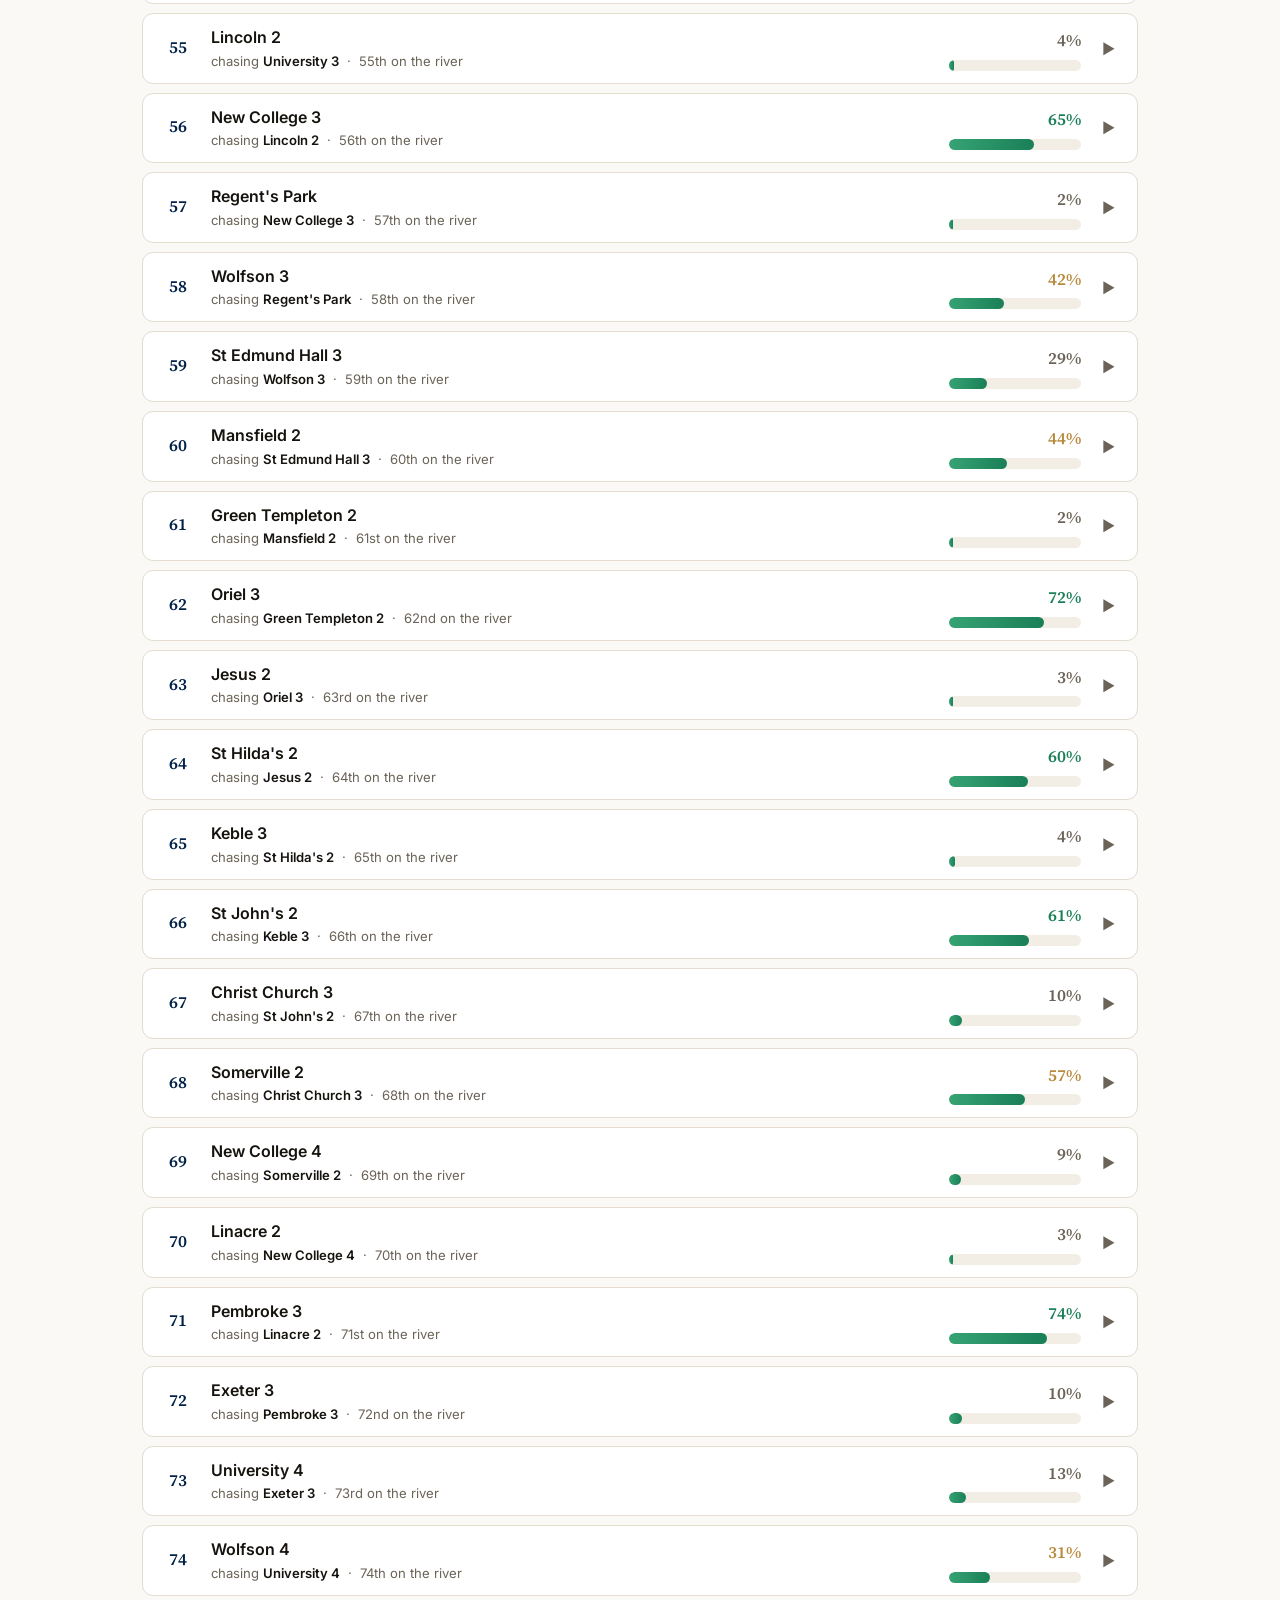
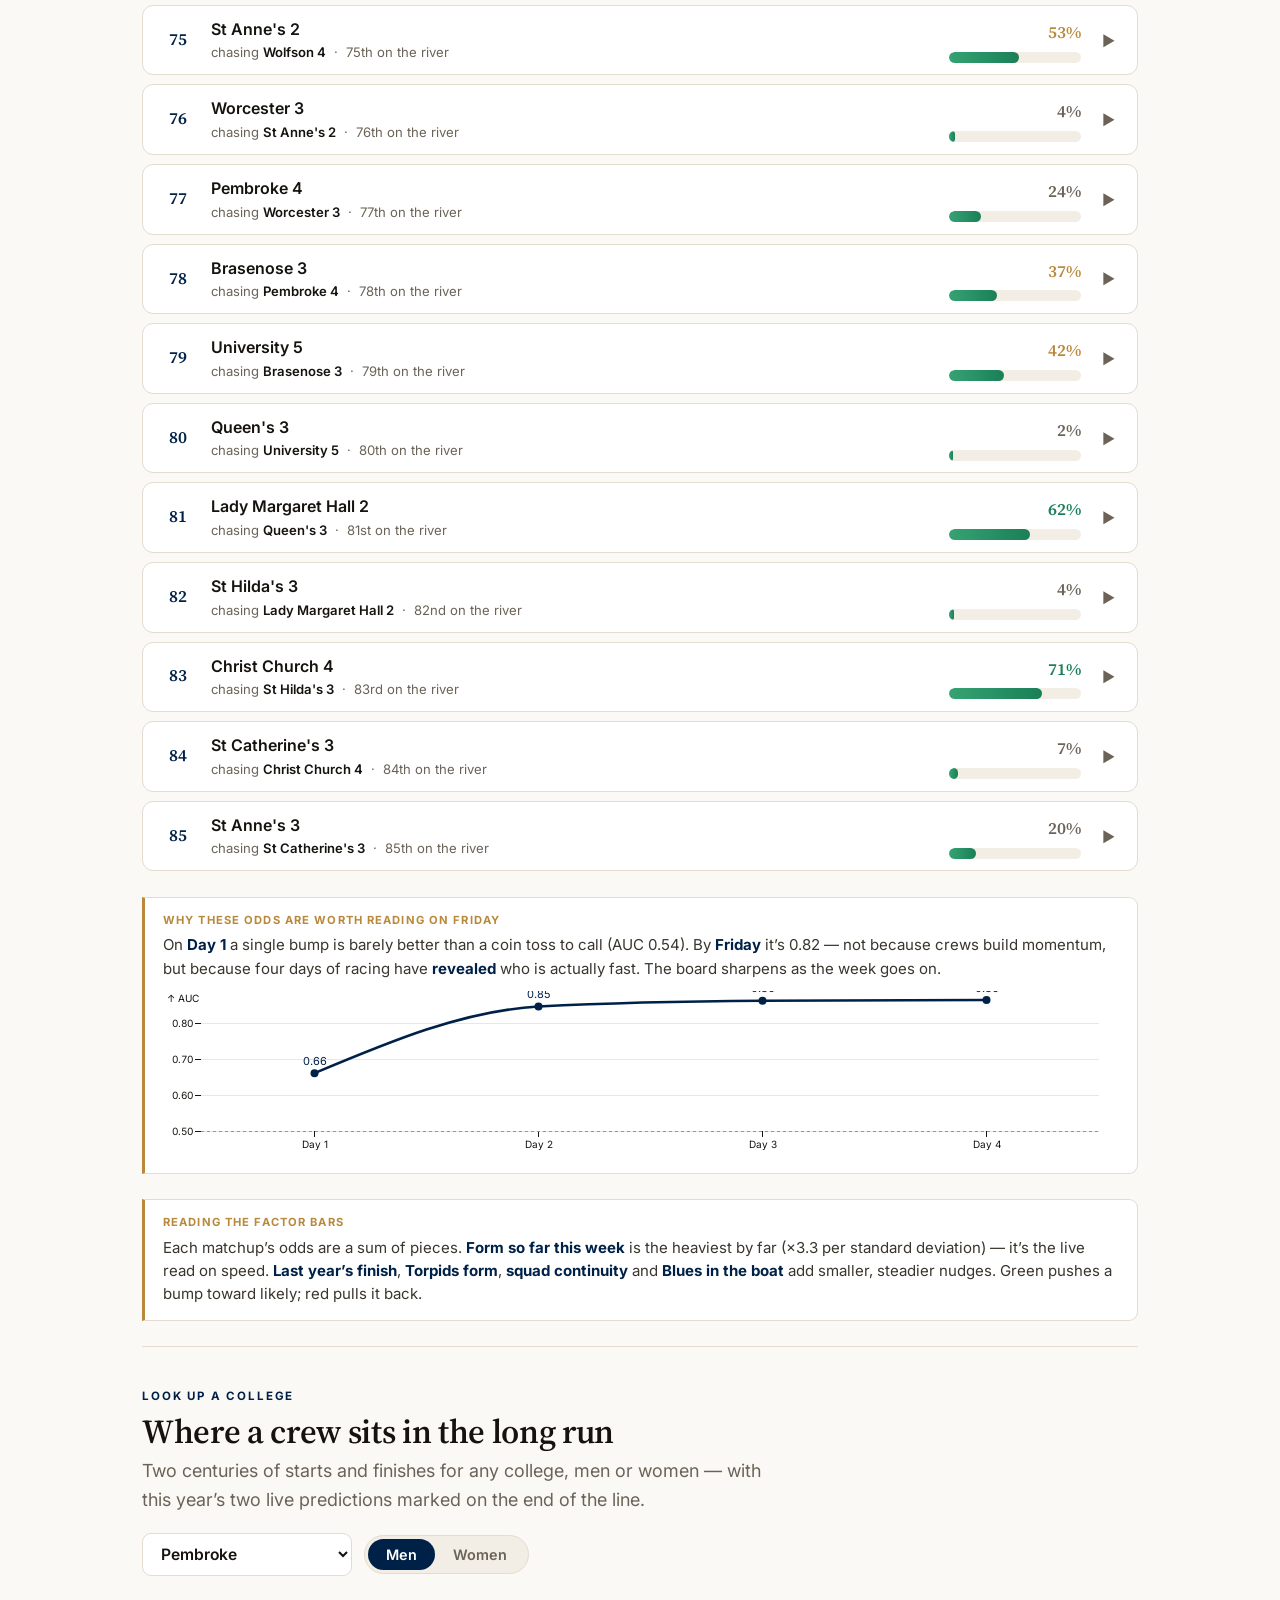
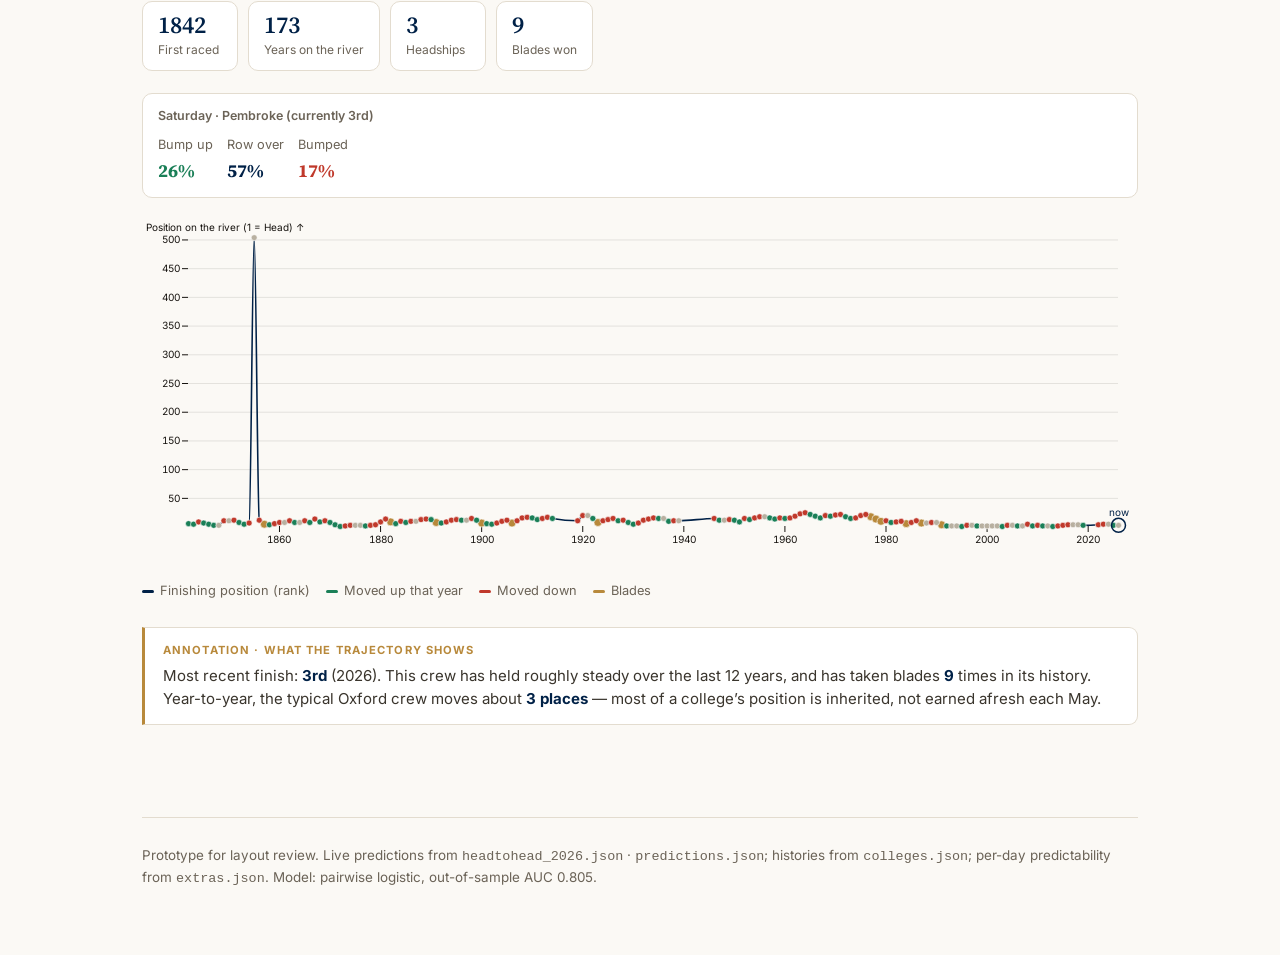
<file: proto/explorable_first.html>
<!doctype html>
<html lang="en">
<head>
<meta charset="utf-8">
<meta name="viewport" content="width=device-width, initial-scale=1">
<title>The Bump Board — Oxford Summer Eights 2026</title>
<meta name="description" content="A live head-to-head explorer for Oxford Summer Eights. Every boat versus the one directly ahead, with the model's odds and the factors behind them.">
<link rel="preconnect" href="https://fonts.googleapis.com">
<link rel="preconnect" href="https://fonts.gstatic.com" crossorigin>
<link href="https://fonts.googleapis.com/css2?family=Inter:wght@400;500;600;700&family=Source+Serif+4:ital,opsz,wght@0,8..60,400;0,8..60,600;1,8..60,400&display=swap" rel="stylesheet">
<script src="../js/vendor/d3.min.js"></script>
<script src="../js/vendor/plot.umd.min.js"></script>
<style>
:root{
  --ink:#16130f; --paper:#fbf9f5; --paper2:#f3eee5; --line:#e3dccf;
  --oxford:#002147; --oxford2:#1b3a63;
  --bump:#1a7f57; --down:#c0392b; --row:#8a8170; --gold:#b8893b; --muted:#6b6357;
  --maxw:760px;
  --serif:"Source Serif 4",Georgia,"Times New Roman",serif;
  --sans:"Inter",system-ui,-apple-system,"Segoe UI",Helvetica,Arial,sans-serif;
}
*{box-sizing:border-box}
html{scroll-behavior:smooth}
body{margin:0;background:var(--paper);color:var(--ink);font-family:var(--sans);font-size:18px;line-height:1.6;-webkit-font-smoothing:antialiased;text-rendering:optimizeLegibility}
.wrap{max-width:var(--maxw);margin:0 auto;padding:0 22px}
.wide{max-width:1040px}
h1,h2,h3{font-family:var(--serif);font-weight:600;line-height:1.14;letter-spacing:-.01em}
h1{font-size:clamp(2.1rem,5.4vw,3.4rem);margin:.1em 0 .12em}
h2{font-size:clamp(1.5rem,3.2vw,2.1rem);margin:0 0 .2em}
h3{font-size:1.05rem;margin:0 0 .3em}
p{margin:0 0 1em}
a{color:var(--oxford2);text-underline-offset:2px}
.kicker{font-family:var(--sans);text-transform:uppercase;letter-spacing:.16em;font-size:.72rem;font-weight:700;color:var(--oxford);margin-bottom:.6em}
.dek{font-family:var(--serif);font-size:clamp(1.1rem,2.3vw,1.4rem);line-height:1.38;color:#403a31;font-weight:400;margin-bottom:1.2em}
.muted{color:var(--muted)}
.small{font-size:.84rem;color:var(--muted);line-height:1.5}
.tnum{font-variant-numeric:tabular-nums}

/* hero */
header.hero{padding:7vh 0 2.4vh;border-bottom:1px solid var(--line);background:radial-gradient(120% 80% at 50% 0%,#fff 0%,var(--paper) 62%)}
.daypill{display:inline-flex;align-items:center;gap:8px;background:#fff;border:1px solid var(--line);border-radius:30px;padding:5px 14px 5px 8px;font-size:.82rem;font-weight:600;color:var(--oxford);margin-bottom:1.4em}
.daypill .dot{width:9px;height:9px;border-radius:50%;background:var(--bump);box-shadow:0 0 0 4px rgba(26,127,87,.16)}

/* tabs */
.controls{display:flex;flex-wrap:wrap;align-items:center;gap:14px;margin:.4em 0 1.4em}
.seg{display:inline-flex;background:var(--paper2);border:1px solid var(--line);border-radius:24px;padding:3px}
.seg button{font-family:var(--sans);font-size:.9rem;font-weight:600;padding:7px 18px;border:none;background:transparent;border-radius:20px;cursor:pointer;color:var(--muted)}
.seg button.active{background:var(--oxford);color:#fff}
.divnav{display:flex;flex-wrap:wrap;gap:6px}
.divnav button{font-family:var(--sans);font-size:.8rem;font-weight:600;padding:5px 11px;border:1px solid var(--line);background:#fff;border-radius:7px;cursor:pointer;color:var(--muted)}
.divnav button.active{background:var(--oxford);color:#fff;border-color:var(--oxford)}

/* the board */
.board{margin:0 0 1em}
.match{background:#fff;border:1px solid var(--line);border-radius:11px;margin:9px 0;overflow:hidden;transition:border-color .15s,box-shadow .15s}
.match:hover{border-color:#cdc4b2}
.match.open{border-color:var(--oxford);box-shadow:0 6px 20px -12px rgba(0,33,71,.4)}
.match.head{background:linear-gradient(90deg,#fff,#fdfaf2);border-color:var(--gold)}
.matchrow{display:grid;grid-template-columns:42px 1fr 132px 30px;align-items:center;gap:12px;padding:11px 14px;cursor:pointer}
.match.head .matchrow{cursor:default}
.pos{font-family:var(--serif);font-size:1.05rem;font-weight:600;color:var(--oxford);text-align:center;font-variant-numeric:tabular-nums}
.crew .nm{font-weight:600;font-size:1rem}
.crew .chase{font-size:.82rem;color:var(--muted)}
.crew .chase b{color:var(--ink);font-weight:600}
.pcell{text-align:right}
.pbar{height:11px;border-radius:6px;background:var(--paper2);position:relative;margin-top:5px;overflow:hidden}
.pbar>span{position:absolute;left:0;top:0;bottom:0;border-radius:6px;background:linear-gradient(90deg,#36a374,var(--bump))}
.pval{font-family:var(--serif);font-weight:600;font-size:1.05rem;font-variant-numeric:tabular-nums;line-height:1}
.pval.hi{color:var(--bump)} .pval.mid{color:var(--gold)} .pval.lo{color:var(--muted)}
.caret{justify-self:center;color:var(--muted);transition:transform .18s;font-size:.9rem}
.match.open .caret{transform:rotate(90deg);color:var(--oxford)}
.headtag{font-size:.7rem;font-weight:700;text-transform:uppercase;letter-spacing:.07em;color:var(--gold)}

/* expanded attribution */
.detail{border-top:1px solid var(--line);padding:14px 16px 16px;background:#fdfbf6;display:none}
.match.open .detail{display:block}
.detail .lead{font-size:.9rem;color:#3a352d;margin-bottom:.7em}
.detail .lead b{color:var(--oxford)}
.factorrow{display:grid;grid-template-columns:150px 1fr 56px;align-items:center;gap:10px;font-size:.85rem;padding:3px 0}
.factorrow .flab{color:#3a352d;text-align:right}
.factortrack{position:relative;height:16px;background:var(--paper2);border-radius:4px}
.factortrack .mid{position:absolute;left:50%;top:-3px;bottom:-3px;width:1px;background:#c9bfad}
.factortrack .b{position:absolute;top:2px;bottom:2px;border-radius:3px}
.factortrack .b.pos{background:var(--bump)} .factortrack .b.neg{background:var(--down)}
.factorrow .fval{font-variant-numeric:tabular-nums;text-align:left;color:var(--muted);font-size:.8rem}
.detail .axis{display:grid;grid-template-columns:150px 1fr 56px;gap:10px;font-size:.72rem;color:var(--muted);margin-top:6px}
.detail .axis .ends{display:flex;justify-content:space-between}

/* annotation cards woven into the tools */
.note{border-left:3px solid var(--gold);background:#fff;border:1px solid var(--line);border-left:3px solid var(--gold);border-radius:0 9px 9px 0;padding:14px 18px;margin:1.4em 0}
.note .lab{font-size:.7rem;font-weight:700;text-transform:uppercase;letter-spacing:.1em;color:var(--gold);margin-bottom:.35em}
.note p{margin:0;font-size:.94rem;line-height:1.55;color:#3a352d}
.note p+p{margin-top:.6em}
.note b{color:var(--oxford)}
.inlinechart{margin:.6em 0 0}
.inlinechart svg{max-width:100%;height:auto}

/* college lookup */
section{padding:2.2em 0;border-top:1px solid var(--line)}
.lookbar{display:flex;flex-wrap:wrap;gap:12px;align-items:center;margin:.6em 0 1.4em}
select{font-family:var(--sans);font-size:.98rem;font-weight:600;padding:10px 14px;border:1px solid var(--line);border-radius:9px;background:#fff;color:var(--ink);min-width:210px}
.recordline{display:flex;flex-wrap:wrap;gap:10px;margin:.4em 0 1.2em}
.rec{background:#fff;border:1px solid var(--line);border-radius:10px;padding:11px 15px;min-width:96px}
.rec .num{font-family:var(--serif);font-size:1.5rem;font-weight:600;color:var(--oxford);line-height:1}
.rec .lab{font-size:.75rem;color:var(--muted);margin-top:.3em}
.predline{display:flex;flex-wrap:wrap;gap:10px;margin:.2em 0 0}
.predcard{flex:1;min-width:150px;background:#fff;border:1px solid var(--line);border-radius:10px;padding:12px 15px}
.predcard .t{font-size:.78rem;color:var(--muted);font-weight:600}
.predcard .row3{display:flex;gap:14px;margin-top:.5em}
.predcard .row3 div{font-size:.8rem;color:var(--muted)}
.predcard .row3 b{display:block;font-family:var(--serif);font-size:1.15rem;color:var(--oxford)}
.legend{display:flex;gap:16px;flex-wrap:wrap;font-size:.8rem;color:var(--muted);margin:.6em 0 0}
.legend .key{display:inline-flex;align-items:center;gap:6px}
.legend .sw{width:12px;height:3px;border-radius:2px;display:inline-block}

figure{margin:1.2em 0}
.chart svg{max-width:100%;height:auto;font-family:var(--sans)!important}
footer{border-top:1px solid var(--line);margin-top:2em;padding:2em 0 4em;color:var(--muted);font-size:.84rem}
.protonote{background:#fff8e9;border:1px dashed var(--gold);border-radius:8px;padding:9px 14px;font-size:.8rem;color:#7a5a1e;margin:1.2em 0}
@media(max-width:620px){
  body{font-size:16px}
  .matchrow{grid-template-columns:34px 1fr 96px 24px;gap:8px}
  .factorrow,.detail .axis{grid-template-columns:104px 1fr 44px}
}
</style>
</head>
<body>

<header class="hero">
  <div class="wrap wide">
    <p class="kicker">Oxford Summer Eights · 2026</p>
    <div class="daypill"><span class="dot"></span><span id="daylabel">Loading…</span></div>
    <h1>The Bump Board</h1>
    <p class="dek">Every boat against the one directly ahead of it — and what our model gives it for the next race. Tap any matchup to see why.</p>
  </div>
</header>

<main class="wrap wide">

  <div class="protonote">Prototype — concept <b>“explorer-first”</b>. Hero is the live head-to-head explorer; the college tool follows. Findings appear as annotations inside the tools. Copy is placeholder-grade.</div>

  <!-- ============ HERO TOOL: HEAD-TO-HEAD BOARD ============ -->
  <div class="controls">
    <div class="seg" id="sex-seg">
      <button data-sex="men" class="active">Men</button>
      <button data-sex="women">Women</button>
    </div>
    <div class="divnav" id="div-nav"></div>
    <span class="small" id="board-meta"></span>
  </div>

  <div class="board" id="board"></div>

  <!-- annotation woven into the board: why Friday's numbers are trustworthy -->
  <div class="note">
    <div class="lab">Why these odds are worth reading on Friday</div>
    <p>On <b>Day 1</b> a single bump is barely better than a coin toss to call (AUC&nbsp;0.54). By <b>Friday</b> it’s 0.82 — not because crews build momentum, but because four days of racing have <b>revealed</b> who is actually fast. The board sharpens as the week goes on.</p>
    <figure class="inlinechart chart" id="chart-perday"></figure>
  </div>

  <div class="note">
    <div class="lab">Reading the factor bars</div>
    <p>Each matchup’s odds are a sum of pieces. <b>Form so far this week</b> is the heaviest by far (×3.3 per standard deviation) — it’s the live read on speed. <b>Last year’s finish</b>, <b>Torpids form</b>, <b>squad continuity</b> and <b>Blues in the boat</b> add smaller, steadier nudges. Green pushes a bump toward likely; red pulls it back.</p>
  </div>

  <!-- ============ SECOND TOOL: COLLEGE LOOKUP ============ -->
  <section>
    <p class="kicker">Look up a college</p>
    <h2>Where a crew sits in the long run</h2>
    <p class="muted" style="max-width:640px">Two centuries of starts and finishes for any college, men or women — with this year’s two live predictions marked on the end of the line.</p>
    <div class="lookbar">
      <select id="college-sel"></select>
      <div class="seg" id="csex-seg">
        <button data-csex="m" class="active">Men</button>
        <button data-csex="w">Women</button>
      </div>
    </div>
    <div class="recordline" id="college-record"></div>
    <div class="predline" id="college-pred"></div>
    <figure class="chart" id="chart-college"></figure>
    <div class="legend">
      <span class="key"><span class="sw" style="background:var(--oxford)"></span>Finishing position (rank)</span>
      <span class="key"><span class="sw" style="background:var(--bump)"></span>Moved up that year</span>
      <span class="key"><span class="sw" style="background:var(--down)"></span>Moved down</span>
      <span class="key"><span class="sw" style="background:var(--gold)"></span>Blades</span>
    </div>
    <div class="note">
      <div class="lab">Annotation · what the trajectory shows</div>
      <p id="college-annot">—</p>
    </div>
  </section>

  <footer>
    <p>Prototype for layout review. Live predictions from <code>headtohead_2026.json</code> · <code>predictions.json</code>; histories from <code>colleges.json</code>; per-day predictability from <code>extras.json</code>. Model: pairwise logistic, out-of-sample AUC 0.805.</p>
  </footer>
</main>

<script>
const P = window.Plot, d3 = window.d3;
const C = { up:"#1a7f57", down:"#c0392b", row:"#b8b0a0", oxford:"#002147", gold:"#b8893b", muted:"#9a9182" };
const pct = x => (x==null?"—":Math.round(x*100)+"%");
const load = f => fetch("../data/"+f).then(r=>r.json());
const W = el => Math.min(el.clientWidth||720, 1000);

const STATE = { sex:"men", div:"all", csex:"m", college:null };
let H2H=null, PREDS=null, COLLEGES=null, EXTRAS=null;

/* ---------- ordinal helper ---------- */
function ord(n){ const s=["th","st","nd","rd"], v=n%100; return n+(s[(v-20)%10]||s[v]||s[0]); }
function crewName(c,b){ return c + (b>1? " "+b : ""); }

/* ============================================================
   HERO TOOL — head-to-head board
============================================================ */
function pBucket(p){ return p>=0.6?"hi":p>=0.3?"mid":"lo"; }

function renderDivNav(){
  const arr = H2H[STATE.sex];
  const divs = [...new Set(arr.filter(e=>e.division).map(e=>e.division))].sort((a,b)=>a-b);
  const nav = document.getElementById("div-nav");
  nav.innerHTML = "";
  const mk = (val,label)=>{
    const b=document.createElement("button");
    b.textContent=label; b.dataset.div=val;
    if(String(STATE.div)===String(val)) b.classList.add("active");
    b.onclick=()=>{ STATE.div=val; renderDivNav(); renderBoard(); };
    nav.appendChild(b);
  };
  mk("all","All divisions");
  divs.forEach(d=>mk(d,"Div "+d));
}

function renderBoard(){
  const arr = H2H[STATE.sex];
  const board = document.getElementById("board");
  board.innerHTML = "";
  const rows = STATE.div==="all" ? arr : arr.filter(e=>String(e.division)===String(STATE.div));

  // board meta line
  const withC = arr.filter(e=>e.chasing);
  const likely = withC.filter(e=>e.p_bump>=0.5).length;
  document.getElementById("board-meta").textContent =
    `${withC.length} matchups · ${likely} where the chasing boat is odds-on`;

  rows.forEach(e=>{
    const div = document.createElement("div");
    div.className = "match" + (e.chasing? "" : " head");
    if(!e.chasing){
      div.innerHTML = `
        <div class="matchrow">
          <div class="pos">${e.cur_pos}</div>
          <div class="crew"><div class="nm">${crewName(e.college,e.boat)}</div>
            <div class="chase"><span class="headtag">Head of the River</span> — nothing ahead to bump</div></div>
          <div class="pcell"><span class="pval lo">—</span></div>
          <div></div>
        </div>`;
      board.appendChild(div);
      return;
    }
    const bk = pBucket(e.p_bump);
    div.innerHTML = `
      <div class="matchrow" role="button" tabindex="0">
        <div class="pos">${e.cur_pos}</div>
        <div class="crew">
          <div class="nm">${crewName(e.college,e.boat)}</div>
          <div class="chase">chasing <b>${e.chasing}</b> &nbsp;·&nbsp; ${ord(e.cur_pos)} on the river</div>
        </div>
        <div class="pcell">
          <span class="pval ${bk}">${pct(e.p_bump)}</span>
          <div class="pbar"><span style="width:${Math.max(3,e.p_bump*100)}%"></span></div>
        </div>
        <div class="caret">▶</div>
      </div>
      <div class="detail">${detailHTML(e)}</div>`;
    const rowEl = div.querySelector(".matchrow");
    const toggle = ()=>div.classList.toggle("open");
    rowEl.addEventListener("click", toggle);
    rowEl.addEventListener("keydown", ev=>{ if(ev.key==="Enter"||ev.key===" "){ ev.preventDefault(); toggle(); }});
    board.appendChild(div);
  });
}

function detailHTML(e){
  const contribs = (e.contributions||[]).slice().sort((a,b)=>Math.abs(b.logodds)-Math.abs(a.logodds));
  if(!contribs.length) return `<div class="lead">No factor breakdown available for this matchup.</div>`;
  const maxAbs = Math.max(0.6, ...contribs.map(c=>Math.abs(c.logodds)));
  const verb = e.p_bump>=0.5 ? "favoured to bump" : "more likely to row over";
  let rows = contribs.map(c=>{
    const pos = c.logodds>=0;
    const w = (Math.abs(c.logodds)/maxAbs)*50; // % of half-track
    const left = pos ? 50 : 50-w;
    const sign = pos? "+" : "−";
    return `<div class="factorrow">
        <div class="flab">${c.factor}</div>
        <div class="factortrack"><div class="mid"></div>
          <div class="b ${pos?'pos':'neg'}" style="left:${left}%;width:${w}%"></div></div>
        <div class="fval">${sign}${Math.abs(c.logodds).toFixed(2)}</div>
      </div>`;
  }).join("");
  return `
    <div class="lead"><b>${crewName(e.college,e.boat)}</b> is ${verb} <b>${e.chasing}</b> — model probability <b>${pct(e.p_bump)}</b>. Where that comes from:</div>
    ${rows}
    <div class="axis"><div></div><div class="ends"><span>← pulls bump back</span><span>pushes bump on →</span></div><div>log-odds</div></div>`;
}

/* per-day predictability inline chart (annotation) */
function drawPerDay(){
  const el = document.getElementById("chart-perday"); if(!el||!EXTRAS) return;
  const data = (EXTRAS.per_day||[]).map(d=>({day:"Day "+d.day, auc:d.auc_bump}));
  el.innerHTML="";
  el.append(P.plot({
    width: W(el), height: 168, marginLeft:38, marginBottom:28, marginTop:14,
    x:{label:null, domain:data.map(d=>d.day)},
    y:{label:"AUC", domain:[0.5,0.85], grid:true, ticks:[0.5,0.6,0.7,0.8]},
    marks:[
      P.ruleY([0.5],{stroke:C.muted, strokeDasharray:"3 3"}),
      P.lineY(data,{x:"day",y:"auc",stroke:C.oxford,strokeWidth:2.5,curve:"monotone-x"}),
      P.dot(data,{x:"day",y:"auc",fill:C.oxford,r:4}),
      P.text(data,{x:"day",y:"auc",text:d=>d.auc.toFixed(2),dy:-12,fontSize:11,fill:C.oxford}),
      P.text([{day:"Day 1",auc:0.5}],{x:"Day 1",y:0.5,text:["coin toss"],dy:13,dx:6,fontSize:10,fill:C.muted,textAnchor:"start"}),
    ]
  }));
}

/* ============================================================
   SECOND TOOL — college lookup
============================================================ */
function buildCollegeSelect(){
  const sel = document.getElementById("college-sel");
  // only colleges that have at least some history in either gender
  const names = Object.keys(COLLEGES).filter(n=>{
    const c=COLLEGES[n]; return (c.m&&c.m.history&&c.m.history.length)||(c.w&&c.w.history&&c.w.history.length);
  }).sort();
  sel.innerHTML = names.map(n=>`<option value="${n}">${n}</option>`).join("");
  // default to a college with a good story
  STATE.college = names.includes("Pembroke") ? "Pembroke" : names[0];
  sel.value = STATE.college;
  sel.onchange = ()=>{ STATE.college=sel.value; renderCollege(); };
}

function predFor(college, csex){
  // pull this year's live prediction from predictions.json (first boat only)
  const sexKey = csex==="m" ? "men" : "women";
  const arr = (PREDS&&PREDS[sexKey])||[];
  return arr.find(e=>e.college===college && e.boat===1) || null;
}

function renderCollege(){
  const c = COLLEGES[STATE.college]; if(!c) return;
  const sx = c[STATE.csex] || {history:[]};
  const hist = (sx.history||[]).filter(h=>h.finish!=null);

  // record cards
  const recEl = document.getElementById("college-record");
  const headships = sx.headships||0, blades = sx.blades||0, first = sx.first_year||"—";
  const apps = sx.appearances || hist.length;
  recEl.innerHTML = [
    ["First raced", first],
    ["Years on the river", apps],
    ["Headships", headships],
    ["Blades won", blades],
  ].map(([l,v])=>`<div class="rec"><div class="num tnum">${v}</div><div class="lab">${l}</div></div>`).join("");

  // live prediction card (Friday)
  const predEl = document.getElementById("college-pred");
  const pr = predFor(STATE.college, STATE.csex);
  if(pr){
    predEl.innerHTML = `
      <div class="predcard">
        <div class="t">${PREDS.day_label} · ${crewName(STATE.college,1)} (currently ${ord(pr.current_pos)})</div>
        <div class="row3">
          <div>Bump up<b class="tnum" style="color:var(--bump)">${pct(pr.p_bump_up)}</b></div>
          <div>Row over<b class="tnum">${pct(pr.p_row_over)}</b></div>
          <div>Bumped<b class="tnum" style="color:var(--down)">${pct(pr.p_bumped)}</b></div>
          ${pr.on_for_blades?`<div>Complete blades<b class="tnum" style="color:var(--gold)">${pct(pr.p_complete_blades)}</b></div>`:``}
        </div>
      </div>`;
  } else {
    predEl.innerHTML = `<div class="predcard"><div class="t">No first-boat entry in ${PREDS.day_label} this year.</div></div>`;
  }

  drawCollegeChart(hist, pr);
  writeCollegeAnnotation(hist, sx);
}

function drawCollegeChart(hist, pr){
  const el = document.getElementById("chart-college"); el.innerHTML="";
  if(!hist.length){ el.innerHTML=`<p class="muted small">No finishing data for this crew.</p>`; return; }
  // y = rank (1 = top). invert so up is good.
  const maxRank = d3.max(hist, d=>d.finish);
  const fillFor = d => d.blades ? C.gold : d.net>0 ? C.up : d.net<0 ? C.down : C.row;
  el.append(P.plot({
    width: W(el), height: 340, marginLeft:46, marginBottom:34, marginTop:16,
    x:{label:null, tickFormat:"d", grid:false},
    y:{label:"Position on the river (1 = Head) ↑", reverse:true, domain:[maxRank+2,1], grid:true},
    marks:[
      P.line(hist,{x:"year",y:"finish",stroke:C.oxford,strokeWidth:1.6,curve:"monotone-x"}),
      P.dot(hist,{x:"year",y:"finish",fill:fillFor,r:d=>d.blades?4.5:2.6,stroke:"#fff",strokeWidth:.6,
        title:d=>`${d.year}: ${ord(d.start)} → ${ord(d.finish)}${d.blades?" · blades":""}`}),
      // mark this year's live forecast as an open ring at current position
      pr ? P.dot([{year: hist[hist.length-1].year, finish: pr.current_pos}],
            {x:"year",y:"finish",r:7,stroke:C.oxford,strokeWidth:1.5,fill:"none"}) : null,
      pr ? P.text([{year: hist[hist.length-1].year, finish: pr.current_pos}],
            {x:"year",y:"finish",text:["now"],dy:-13,fontSize:10,fill:C.oxford}) : null,
    ].filter(Boolean)
  }));
}

function writeCollegeAnnotation(hist, sx){
  const el = document.getElementById("college-annot");
  if(!hist.length){ el.textContent="No history to summarise."; return; }
  const last = hist[hist.length-1];
  const recent = hist.slice(-12);
  const moves = recent.map(h=>h.net).filter(n=>n!=null);
  const climbed = recent.length>1 ? (recent[0].finish - last.finish) : 0;
  const blades = sx.blades||0;
  let trend = climbed>3 ? `climbed about ${climbed} places over the last ${recent.length} years` :
              climbed<-3 ? `slipped about ${Math.abs(climbed)} places over the last ${recent.length} years` :
              `held roughly steady over the last ${recent.length} years`;
  el.innerHTML = `Most recent finish: <b>${ord(last.finish)}</b> (${last.year}). This crew has ${trend}` +
    (blades?`, and has taken blades <b>${blades}</b> time${blades>1?"s":""} in its history` : ``) +
    `. Year-to-year, the typical Oxford crew moves about <b>3 places</b> — most of a college’s position is inherited, not earned afresh each May.`;
}

/* ============================================================
   wire up
============================================================ */
function wireSegs(){
  document.querySelectorAll("#sex-seg button").forEach(b=>{
    b.onclick=()=>{
      document.querySelectorAll("#sex-seg button").forEach(x=>x.classList.remove("active"));
      b.classList.add("active"); STATE.sex=b.dataset.sex; STATE.div="all";
      renderDivNav(); renderBoard();
    };
  });
  document.querySelectorAll("#csex-seg button").forEach(b=>{
    b.onclick=()=>{
      document.querySelectorAll("#csex-seg button").forEach(x=>x.classList.remove("active"));
      b.classList.add("active"); STATE.csex=b.dataset.csex; renderCollege();
    };
  });
}

(async function(){
  try{
    [H2H, PREDS, COLLEGES, EXTRAS] = await Promise.all([
      load("headtohead_2026.json"), load("predictions.json"),
      load("colleges.json"), load("extras.json")
    ]);
  }catch(err){ console.error("data load failed", err);
    document.getElementById("board").innerHTML='<p class="muted">Could not load data (run from a local server so fetch works).</p>'; return; }

  document.getElementById("daylabel").textContent =
    `${H2H.day_label} — next race predictions`;

  wireSegs();
  renderDivNav();
  renderBoard();
  drawPerDay();
  buildCollegeSelect();
  renderCollege();

  // redraw charts responsively
  let t; window.addEventListener("resize",()=>{ clearTimeout(t); t=setTimeout(()=>{ drawPerDay(); renderCollege(); },180); });
})();
</script>
</body>
</html>
</file>
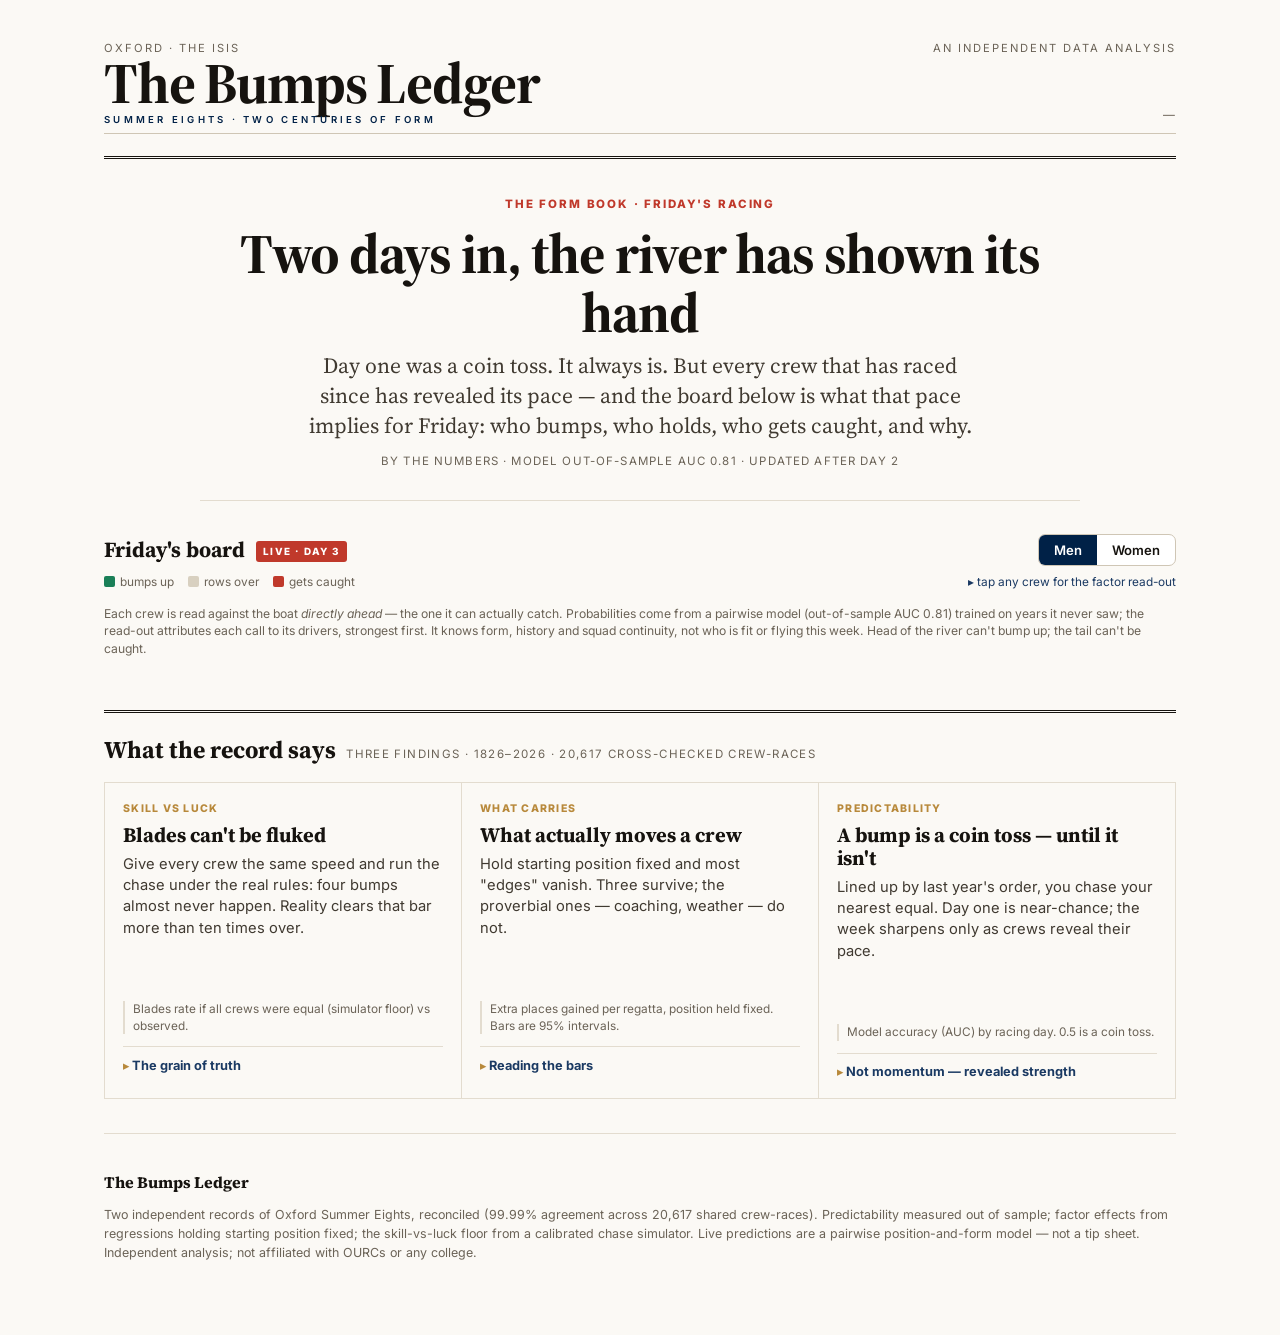
<file: proto/newsroom_front.html>
<!doctype html>
<html lang="en">
<head>
<meta charset="utf-8">
<meta name="viewport" content="width=device-width, initial-scale=1">
<title>The Isis — Summer Eights 2026</title>
<link rel="icon" href="data:,">
<link rel="preconnect" href="https://fonts.googleapis.com">
<link rel="preconnect" href="https://fonts.gstatic.com" crossorigin>
<link href="https://fonts.googleapis.com/css2?family=Inter:wght@400;500;600;700;800&family=Source+Serif+4:ital,opsz,wght@0,8..60,400;0,8..60,600;0,8..60,700;1,8..60,400&display=swap" rel="stylesheet">
<script src="../js/vendor/d3.min.js"></script>
<script src="../js/vendor/plot.umd.min.js"></script>
<style>
:root{
  --ink:#16130f; --paper:#fbf9f5; --paper2:#f3eee5; --line:#e3dccf; --line2:#cfc6b5;
  --oxford:#002147; --oxford2:#1b3a63;
  --up:#1a7f57; --down:#c0392b; --row:#8a8170; --gold:#b8893b; --muted:#6b6357;
  --serif:"Source Serif 4",Georgia,"Times New Roman",serif;
  --sans:"Inter",system-ui,-apple-system,"Segoe UI",Helvetica,Arial,sans-serif;
}
*{box-sizing:border-box}
html{scroll-behavior:smooth}
body{margin:0;background:var(--paper);color:var(--ink);font-family:var(--sans);font-size:17px;line-height:1.55;-webkit-font-smoothing:antialiased;text-rendering:optimizeLegibility}
.page{max-width:1120px;margin:0 auto;padding:0 24px}

/* ---------- masthead ---------- */
.masthead{border-bottom:3px double var(--ink);padding:22px 0 12px;margin-top:18px}
.masthead .top{display:flex;justify-content:space-between;align-items:flex-end;border-bottom:1px solid var(--line2);padding-bottom:8px;margin-bottom:10px}
.wordmark{font-family:var(--serif);font-weight:700;font-size:clamp(2.2rem,6vw,3.6rem);letter-spacing:-.02em;line-height:.9}
.wordmark .sub{display:block;font-family:var(--sans);font-weight:600;text-transform:uppercase;letter-spacing:.34em;font-size:.6rem;color:var(--oxford);margin-top:.7em}
.dateline{font-size:.74rem;text-transform:uppercase;letter-spacing:.12em;color:var(--muted);text-align:right;line-height:1.5}
.dateline b{color:var(--ink)}
.edition{font-size:.7rem;text-transform:uppercase;letter-spacing:.18em;color:var(--muted);display:flex;justify-content:space-between}

/* ---------- lead block ---------- */
.lead{display:grid;grid-template-columns:1fr;gap:0;padding:26px 0 10px}
.lead-head{max-width:880px;margin:0 auto;text-align:center;padding-bottom:18px;border-bottom:1px solid var(--line)}
.lead .kicker{font-weight:800;text-transform:uppercase;letter-spacing:.16em;font-size:.72rem;color:var(--down)}
.lead h1{font-family:var(--serif);font-weight:700;font-size:clamp(2.1rem,5.4vw,3.5rem);line-height:1.04;letter-spacing:-.02em;margin:.18em 0 .12em}
.lead .deck{font-family:var(--serif);font-size:clamp(1.05rem,2.2vw,1.35rem);line-height:1.4;color:#403a31;max-width:680px;margin:.4em auto 0}
.lead .byline{font-size:.72rem;text-transform:uppercase;letter-spacing:.1em;color:var(--muted);margin-top:1em}

/* ---------- board ---------- */
.boardwrap{padding:22px 0 10px}
.board-bar{display:flex;align-items:center;justify-content:space-between;gap:14px;flex-wrap:wrap;margin-bottom:6px}
.board-title{font-family:var(--serif);font-weight:700;font-size:1.35rem;display:flex;align-items:baseline;gap:.5em}
.board-title .live{font-family:var(--sans);font-size:.62rem;font-weight:800;letter-spacing:.14em;text-transform:uppercase;color:#fff;background:var(--down);padding:3px 7px;border-radius:3px;transform:translateY(-2px)}
.controls{display:flex;gap:6px;align-items:center}
.seg{display:inline-flex;border:1px solid var(--line2);border-radius:7px;overflow:hidden;background:#fff}
.seg button{font-family:var(--sans);font-size:.82rem;font-weight:600;padding:7px 15px;border:0;background:transparent;cursor:pointer;color:var(--ink)}
.seg button.on{background:var(--oxford);color:#fff}
.legend{display:flex;gap:14px;flex-wrap:wrap;font-size:.74rem;color:var(--muted);align-items:center}
.legend .k{display:inline-flex;align-items:center;gap:5px}
.legend .sw{width:11px;height:11px;border-radius:2px;display:inline-block}

/* blades watch strip */
.blades-strip{background:#fbf3e2;border:1px solid #ecd9a9;border-left:4px solid var(--gold);border-radius:8px;padding:11px 14px;margin:10px 0 16px;font-size:.9rem;line-height:1.5}
.blades-strip .lab{font-weight:800;text-transform:uppercase;letter-spacing:.1em;font-size:.66rem;color:var(--gold);margin-right:.4em}
.blades-strip b{color:var(--ink)}

/* ladder */
.divhdr{font-size:.68rem;text-transform:uppercase;letter-spacing:.16em;color:var(--muted);font-weight:700;margin:18px 0 4px;border-bottom:1px solid var(--line);padding-bottom:4px}
.divhdr:first-of-type{margin-top:6px}
.rowx{border-bottom:1px solid var(--line);background:#fff}
.rowx .main{display:grid;grid-template-columns:30px 1fr 132px 116px;gap:12px;align-items:center;padding:9px 12px;cursor:pointer}
.rowx .main:hover{background:var(--paper2)}
.rowx .pos{font-family:var(--serif);font-weight:700;font-size:1.05rem;color:var(--oxford);text-align:right;font-variant-numeric:tabular-nums}
.rowx .crew{min-width:0}
.rowx .crew .name{font-weight:700;font-size:.98rem;white-space:nowrap;overflow:hidden;text-overflow:ellipsis}
.rowx .crew .vs{font-size:.76rem;color:var(--muted);white-space:nowrap;overflow:hidden;text-overflow:ellipsis}
.rowx .crew .vs .ar{color:var(--oxford)}
.netchip{display:inline-block;font-size:.68rem;font-weight:700;padding:1px 6px;border-radius:9px;margin-left:.45em;vertical-align:1px}
.netchip.up{background:#e3f3eb;color:var(--up)}
.netchip.dn{background:#f9e7e4;color:var(--down)}
.netchip.fl{background:var(--paper2);color:var(--row)}
/* stacked prob bar */
.pbar{height:16px;border-radius:4px;overflow:hidden;display:flex;background:var(--paper2);font-size:0}
.pbar i{display:block;height:100%}
.pbar .u{background:var(--up)}.pbar .h{background:#d8d0c0}.pbar .d{background:var(--down)}
.bignum{text-align:right;font-variant-numeric:tabular-nums}
.bignum .big{font-family:var(--serif);font-weight:700;font-size:1.18rem;line-height:1}
.bignum .big.hot{color:var(--up)}.bignum .big.cold{color:var(--down)}
.bignum .cap{font-size:.62rem;text-transform:uppercase;letter-spacing:.08em;color:var(--muted)}
.caret{font-size:.7rem;color:var(--muted)}
/* attribution drawer */
.drawer{display:none;padding:4px 12px 16px 12px;background:var(--paper2);border-top:1px dashed var(--line2)}
.rowx.open .drawer{display:block}
.attr-h{font-size:.72rem;text-transform:uppercase;letter-spacing:.1em;color:var(--muted);font-weight:700;margin:8px 0 8px}
.attr-h b{color:var(--ink)}
.attr-row{display:grid;grid-template-columns:148px 1fr 56px;gap:10px;align-items:center;padding:3px 0;font-size:.82rem}
.attr-row .fac{color:#3a352d;text-align:right}
.attr-track{position:relative;height:13px;background:linear-gradient(90deg,#f6e7e4 0 50%,#e3f3eb 50% 100%);border-radius:3px}
.attr-track .mid{position:absolute;left:50%;top:-2px;bottom:-2px;width:1px;background:var(--line2)}
.attr-track i{position:absolute;top:0;bottom:0;border-radius:2px}
.attr-track i.pos{left:50%;background:var(--up)}
.attr-track i.neg{right:50%;background:var(--down)}
.attr-row .val{font-variant-numeric:tabular-nums;color:var(--muted);font-size:.76rem;text-align:left}
.attr-note{font-size:.76rem;color:var(--muted);margin-top:9px;line-height:1.45}

/* ---------- findings grid ---------- */
.findings{border-top:3px double var(--ink);margin-top:30px;padding-top:18px}
.sec-rule{display:flex;align-items:baseline;gap:.6em;margin-bottom:14px}
.sec-rule h2{font-family:var(--serif);font-weight:700;font-size:1.5rem;margin:0}
.sec-rule .meta{font-size:.72rem;text-transform:uppercase;letter-spacing:.12em;color:var(--muted)}
.grid{display:grid;grid-template-columns:repeat(3,1fr);gap:1px;background:var(--line);border:1px solid var(--line)}
.card{background:var(--paper);padding:18px 18px 16px;display:flex;flex-direction:column}
.card .tag{font-size:.66rem;text-transform:uppercase;letter-spacing:.12em;font-weight:800;color:var(--gold)}
.card h3{font-family:var(--serif);font-weight:700;font-size:1.28rem;line-height:1.12;margin:.3em 0 .35em}
.card .standfirst{font-size:.92rem;color:#403a31;margin:0 0 .7em;line-height:1.45}
.card .chart{width:100%;min-height:40px;margin:2px 0 4px}
.card .chart svg{max-width:100%;height:auto;font-family:var(--sans)!important}
.card figcaption{font-size:.74rem;color:var(--muted);line-height:1.4;border-left:2px solid var(--line);padding-left:.7em;margin:.5em 0 0}
.note details{margin-top:.7em;border-top:1px solid var(--line);padding-top:.5em}
.note summary{cursor:pointer;font-size:.8rem;font-weight:700;color:var(--oxford2);list-style:none}
.note summary::-webkit-details-marker{display:none}
.note summary::before{content:"▸ ";color:var(--gold)}
.note details[open] summary::before{content:"▾ "}
.note .body{font-size:.84rem;color:#3a352d;line-height:1.5;margin-top:.5em}
.note .body p{margin:.5em 0}

/* ---------- footer ---------- */
.colophon{border-top:1px solid var(--line);margin-top:34px;padding:20px 0 60px;font-size:.78rem;color:var(--muted);line-height:1.5}
.colophon .rule{font-family:var(--serif);font-weight:700;color:var(--ink);font-size:1rem;margin-bottom:.4em}

@media (max-width:880px){
  .grid{grid-template-columns:1fr;gap:1px}
  .rowx .main{grid-template-columns:26px 1fr 92px}
  .rowx .bignum{display:none}
  .attr-row{grid-template-columns:118px 1fr 48px}
}
@media (max-width:560px){
  body{font-size:16px}
  .rowx .main{grid-template-columns:24px 1fr 78px;gap:8px}
  .rowx .pbar{display:none}
}
</style>
</head>
<body>
<div class="page">

  <!-- ============ MASTHEAD ============ -->
  <header class="masthead">
    <div class="edition"><span>Oxford · The Isis</span><span>An independent data analysis</span></div>
    <div class="top">
      <div class="wordmark">The Bumps Ledger<span class="sub">Summer Eights · Two Centuries of Form</span></div>
      <div class="dateline" id="dateline">—</div>
    </div>
  </header>

  <!-- ============ LEAD ============ -->
  <section class="lead">
    <div class="lead-head">
      <p class="kicker">The Form Book · Friday's Racing</p>
      <h1 id="lead-h1">Two days in, the river has shown its hand</h1>
      <p class="deck" id="lead-deck">Day one was a coin toss. It always is. But every crew that has raced since has revealed its pace — and the board below is what that pace implies for Friday: who bumps, who holds, who gets caught, and why.</p>
      <p class="byline">By the numbers · Model out-of-sample AUC 0.81 · Updated after Day 2</p>
    </div>
  </section>

  <!-- ============ PREDICTIONS BOARD (lead story) ============ -->
  <section class="boardwrap">
    <div class="board-bar">
      <div class="board-title">Friday's board <span class="live">Live · Day 3</span></div>
      <div class="controls">
        <div class="seg" id="seg-gender">
          <button data-g="men" class="on">Men</button>
          <button data-g="women">Women</button>
        </div>
      </div>
    </div>
    <div class="legend" style="margin-bottom:10px">
      <span class="k"><span class="sw" style="background:var(--up)"></span>bumps up</span>
      <span class="k"><span class="sw" style="background:#d8d0c0"></span>rows over</span>
      <span class="k"><span class="sw" style="background:var(--down)"></span>gets caught</span>
      <span class="k" style="margin-left:auto;color:var(--oxford2)">▸ tap any crew for the factor read-out</span>
    </div>

    <div id="blades-strip"></div>
    <div id="ladder"></div>

    <p class="attr-note" style="margin-top:14px">
      Each crew is read against the boat <em>directly ahead</em> — the one it can actually catch. Probabilities come from a pairwise model
      (out-of-sample AUC 0.81) trained on years it never saw; the read-out attributes each call to its drivers, strongest first. It knows
      form, history and squad continuity, not who is fit or flying this week. Head of the river can't bump up; the tail can't be caught.
    </p>
  </section>

  <!-- ============ FINDINGS GRID ============ -->
  <section class="findings">
    <div class="sec-rule">
      <h2>What the record says</h2>
      <span class="meta">Three findings · 1826–2026 · 20,617 cross-checked crew-races</span>
    </div>
    <div class="grid">

      <!-- card 1 -->
      <article class="card">
        <span class="tag">Skill vs luck</span>
        <h3>Blades can't be fluked</h3>
        <p class="standfirst">Give every crew the same speed and run the chase under the real rules: four bumps almost never happen. Reality clears that bar more than ten times over.</p>
        <div id="c-luck" class="chart"></div>
        <figcaption>Blades rate if all crews were equal (simulator floor) vs observed.</figcaption>
        <div class="note"><details>
          <summary>The grain of truth</summary>
          <div class="body" id="luck-body"></div>
        </details></div>
      </article>

      <!-- card 2 -->
      <article class="card">
        <span class="tag">What carries</span>
        <h3>What actually moves a crew</h3>
        <p class="standfirst">Hold starting position fixed and most "edges" vanish. Three survive; the proverbial ones — coaching, weather — do not.</p>
        <div id="c-effects" class="chart"></div>
        <figcaption>Extra places gained per regatta, position held fixed. Bars are 95% intervals.</figcaption>
        <div class="note"><details>
          <summary>Reading the bars</summary>
          <div class="body" id="effects-body"></div>
        </details></div>
      </article>

      <!-- card 3 -->
      <article class="card">
        <span class="tag">Predictability</span>
        <h3>A bump is a coin toss — until it isn't</h3>
        <p class="standfirst">Lined up by last year's order, you chase your nearest equal. Day one is near-chance; the week sharpens only as crews reveal their pace.</p>
        <div id="c-perday" class="chart"></div>
        <figcaption>Model accuracy (AUC) by racing day. 0.5 is a coin toss.</figcaption>
        <div class="note"><details>
          <summary>Not momentum — revealed strength</summary>
          <div class="body" id="perday-body"></div>
        </details></div>
      </article>

    </div>
  </section>

  <!-- ============ COLOPHON ============ -->
  <footer class="colophon">
    <p class="rule">The Bumps Ledger</p>
    <p>Two independent records of Oxford Summer Eights, reconciled (99.99% agreement across 20,617 shared crew-races). Predictability measured out of sample; factor effects from regressions holding starting position fixed; the skill-vs-luck floor from a calibrated chase simulator. Live predictions are a pairwise position-and-form model — not a tip sheet. Independent analysis; not affiliated with OURCs or any college.</p>
    <p class="small" id="colophon-updated"></p>
  </footer>

</div>

<script>
const P = window.Plot;
const C = { up:"#1a7f57", down:"#c0392b", row:"#b8b0a0", oxford:"#002147", gold:"#b8893b", grey:"#9a9182" };
const pct = x => (x==null ? "—" : Math.round(x*100) + "%");
const ord = n => { const s=["th","st","nd","rd"], v=n%100; return n+(s[(v-20)%10]||s[v]||s[0]); };

async function load(f){ const r = await fetch("../data/"+f); if(!r.ok) throw new Error(f+" "+r.status); return r.json(); }
function drawInto(el, fn){
  if(!el) return;
  try{ el.innerHTML=""; const w=Math.max(220,Math.min(el.clientWidth||300,560)); el.append(fn(w)); }
  catch(e){ console.error("chart", el.id, e); }
}

(async function(){
  let preds, h2h, stats, extras;
  try{
    [preds, h2h, stats, extras] = await Promise.all([
      load("predictions.json"), load("headtohead_2026.json"), load("stats.json"), load("extras.json")
    ]);
  }catch(e){ console.error("data load failed", e); return; }

  /* ---- dateline ---- */
  const dl = document.getElementById("dateline");
  dl.innerHTML = `<b>${preds.day_label}</b><br>Summer Eights ${preds.event.replace('Summer Eights ','')}<br>Predictions after Day ${preds.as_of_day}`;
  const cu = document.getElementById("colophon-updated");
  if(cu) cu.textContent = `Predictions generated after Day ${preds.as_of_day} of the ${preds.event.replace('Summer Eights ','')} races. Charts: Observable Plot.`;

  /* =================== PREDICTIONS BOARD =================== */
  let g = "men";
  const segs = document.querySelectorAll("#seg-gender button");
  segs.forEach(b => b.onclick = () => { segs.forEach(x=>x.classList.remove("on")); b.classList.add("on"); g=b.dataset.g; renderBoard(); });

  // index head-to-head attribution by college+boat
  function h2hIndex(genderKey){
    const m = new Map();
    (h2h[genderKey]||[]).forEach(r => m.set(r.college+"#"+r.boat, r));
    return m;
  }
  // crew display label
  const label = r => r.college + (r.boat>1 ? " "+r.boat : "");

  function netChip(n){
    if(n>0) return `<span class="netchip up">+${n}</span>`;
    if(n<0) return `<span class="netchip dn">${n}</span>`;
    return `<span class="netchip fl">±0</span>`;
  }

  function attribution(hr){
    if(!hr || !Array.isArray(hr.contributions) || !hr.contributions.length){
      return `<p class="attr-note">No single factor stands out — this one is close to a toss-up between two well-matched crews.</p>`;
    }
    const contribs = hr.contributions.slice().sort((a,b)=>Math.abs(b.logodds)-Math.abs(a.logodds));
    const maxAbs = Math.max(1.2, ...contribs.map(c=>Math.abs(c.logodds)));
    const rows = contribs.map(c=>{
      const w = Math.round(Math.abs(c.logodds)/maxAbs*50);
      const bar = c.logodds>=0
        ? `<i class="pos" style="width:${w}%"></i>`
        : `<i class="neg" style="width:${w}%"></i>`;
      const sign = c.logodds>=0 ? "+" : "−";
      return `<div class="attr-row">
        <div class="fac">${c.factor}</div>
        <div class="attr-track"><span class="mid"></span>${bar}</div>
        <div class="val">${sign}${Math.abs(c.logodds).toFixed(2)}</div>
      </div>`;
    }).join("");
    const chase = hr.chasing ? `<b>${label({college:hr.college,boat:hr.boat})}</b> chasing <b>${hr.chasing}</b>` : "";
    return `<div class="attr-h">Why — ${chase} · <b>${pct(hr.p_bump)}</b> to bump</div>
      ${rows}
      <p class="attr-note">Bars are log-odds shifts vs the boat ahead: <span style="color:var(--up)">green helps the chase</span>, <span style="color:var(--down)">red works against it</span>.</p>`;
  }

  function renderBoard(){
    const rows = (preds[g]||[]);
    const idx = h2hIndex(g==="men"?"men":"women");

    // blades watch
    const bl = rows.filter(r=>r.on_for_blades).sort((a,b)=>(b.p_complete_blades||0)-(a.p_complete_blades||0));
    const strip = document.getElementById("blades-strip");
    strip.innerHTML = bl.length
      ? `<div class="blades-strip"><span class="lab">Blades watch</span>${bl.length} ${g==="men"?"men's":"women's"} crews have bumped on both days. Best chance of the full set: `
        + bl.slice(0,6).map(r=>`<b>${label(r)}</b> ${pct(r.p_complete_blades)}`).join(" · ") + `.</div>`
      : "";

    // ladder grouped by division
    let html = "", lastDiv = null;
    rows.forEach((r,i)=>{
      if(r.division !== lastDiv){ html += `<div class="divhdr">Division ${r.division}</div>`; lastDiv = r.division; }
      const ahead = rows[i-1] && rows[i-1].division===r.division ? label(rows[i-1]) : (rows[i-1]?label(rows[i-1]):"the boat ahead");
      const up=r.p_bump_up, hold=r.p_row_over, dn=r.p_bumped;
      const hr = idx.get(r.college+"#"+r.boat);
      const isHead = r.current_pos===1;
      const bigCls = up>=0.5 ? "hot" : (dn>=0.5 ? "cold" : "");
      const bigVal = isHead ? pct(dn) : pct(up);
      const bigCap = isHead ? "to hold the headship" : "to bump";
      const vsLine = isHead
        ? `<span class="ar">Head of the River</span> — defends`
        : `chasing <span class="ar">${ahead}</span>`;
      html += `<div class="rowx" data-key="${r.college}#${r.boat}">
        <div class="main">
          <div class="pos">${r.current_pos}</div>
          <div class="crew">
            <div class="name">${label(r)} ${netChip(r.net_so_far)}</div>
            <div class="vs">${vsLine}</div>
          </div>
          <div class="pbar" title="bump ${pct(up)} · hold ${pct(hold)} · caught ${pct(dn)}">
            <i class="u" style="width:${up*100}%"></i><i class="h" style="width:${hold*100}%"></i><i class="d" style="width:${dn*100}%"></i>
          </div>
          <div class="bignum">
            <div class="big ${bigCls}">${bigVal}</div>
            <div class="cap">${bigCap} <span class="caret">▸</span></div>
          </div>
        </div>
        <div class="drawer">${isHead ? `<p class="attr-note" style="margin-top:10px">The head of the river starts every day with no boat to chase — it can only defend. Model gives it <b>${pct(hold)}</b> to row over clean.</p>` : attribution(hr)}</div>
      </div>`;
    });
    const lad = document.getElementById("ladder");
    lad.innerHTML = html;
    lad.querySelectorAll(".rowx").forEach(rx=>{
      rx.querySelector(".main").onclick = ()=> rx.classList.toggle("open");
    });
  }
  renderBoard();

  /* =================== FINDING CHARTS =================== */
  function drawFindings(){
  // card 1 — luck floor vs reality
  const ls = (stats.reconciled||{}).luck_skill || stats.luck_skill;
  if(ls){
    const data = [
      { k:"All crews equal", v: ls.blades_rate_pure_luck_floor, c: C.row },
      { k:"What happens", v: ls.blades_rate_observed, c: C.gold },
    ];
    drawInto(document.getElementById("c-luck"), w => P.plot({
      width:w, height:210, marginLeft:42, marginBottom:34, marginRight:14,
      x:{ label:null, domain:data.map(d=>d.k) },
      y:{ label:"blades rate", grid:true, percent:true, domain:[0, Math.max(0.1, ls.blades_rate_observed*1.3)] },
      marks:[
        P.barY(data,{ x:"k", y:"v", fill:"c", rx:2 }),
        P.text(data,{ x:"k", y:"v", text:d=> d.v<0.01 ? (d.v*100).toFixed(1)+"%" : Math.round(d.v*100)+"%", dy:-9, fontWeight:700, fontSize:13 }),
        P.ruleY([0]),
      ],
    }));
    const xr = ls.excess_ratio || 11, share = Math.round((ls.blades_share_didnt_blade_prior_year||0.86)*100);
    document.getElementById("luck-body").innerHTML =
      `<p>Equal crews would blade under <b>1%</b> of the time; reality is <b>${pct(ls.blades_rate_observed)}</b> — about <b>${xr}×</b> the floor. You cannot stumble into four bumps, so blades demand genuine speed.</p>
       <p>Yet they barely repeat: <b>${share}%</b> of winners hadn't bladed the year before. Being fast is necessary; the draw — four catchable boats, four days running — decides which fast crew completes the set.</p>`;
  }

  // card 2 — factor effects with CIs
  if(stats.effects){
    const short = {
      "n_blues (+1 Blue-Boat rower)":"+1 Blue in the boat",
      "tor_net (same-year Torpids)":"Each place at Torpids",
      "prev_net_places (last year)":"Each place last year",
      "same_coach (continuity)":"Same coach (cont.)",
    };
    const eff = stats.effects.filter(e=>!/rain|warmth|tmax/i.test(e.term))
      .map(e=>({ ...e, label: short[e.term]||e.term, sig:(e.lo>0||e.hi<0) }))
      .sort((a,b)=>a.coef-b.coef);
    drawInto(document.getElementById("c-effects"), w => P.plot({
      width:w, height:210, marginLeft:130, marginBottom:34, marginRight:34,
      x:{ label:"+ places/regatta", grid:true, zero:true },
      y:{ label:null, domain:eff.map(d=>d.label) },
      marks:[
        P.ruleX([0],{ stroke:"#000", strokeDasharray:"3 3", strokeOpacity:.5 }),
        P.link(eff,{ y:"label", x1:"lo", x2:"hi", stroke:d=>d.sig?C.oxford:C.grey, strokeWidth:2 }),
        P.dot(eff,{ y:"label", x:"coef", fill:d=>d.sig?C.oxford:C.grey, r:4.5 }),
        P.text(eff,{ y:"label", x:"hi", text:d=>(d.coef>0?"+":"")+d.coef, dx:10, fontSize:11, fill:"#444" }),
      ],
    }));
    document.getElementById("effects-body").innerHTML =
      `<p><b>Torpids form</b> is the cleanest tell: the same squad's February result carries straight into May. A <b>Blue in the boat</b> is worth most of a place — the largest single effect — and last year's trajectory persists.</p>
       <p>Crossing the dashed line means indistinguishable from nothing. <b>Coaching continuity</b> looks helpful but its interval spans zero; <b>weather</b> (dropped here) shows no detectable effect across 165 regattas.</p>`;
  }

  // card 3 — predictability by day
  if(extras.per_day){
    const d = extras.per_day, DAY = {1:"Wed",2:"Thu",3:"Fri",4:"Sat"};
    drawInto(document.getElementById("c-perday"), w => P.plot({
      width:w, height:210, marginLeft:40, marginBottom:34, marginRight:14,
      x:{ label:null, domain:[1,2,3,4], tickFormat:v=>DAY[v]||v },
      y:{ label:"accuracy (AUC)", grid:true, domain:[0.5,0.88] },
      marks:[
        P.ruleY([0.5],{ stroke:C.row, strokeDasharray:"3 3" }),
        P.line(d,{ x:"day", y:"auc_bump", stroke:C.oxford, strokeWidth:2.2, curve:"monotone-x" }),
        P.dot(d,{ x:"day", y:"auc_bump", fill:C.oxford, r:4 }),
        P.text(d,{ x:"day", y:"auc_bump", text:v=>v.auc_bump.toFixed(2), dy:-11, fontSize:11, fontWeight:600 }),
        P.text([{}],{ x:1, y:0.5, text:["coin toss"], dy:-7, dx:3, fill:C.row, fontSize:10, textAnchor:"start" }),
      ],
    }));
    document.getElementById("perday-body").innerHTML =
      `<p>Crews line up in last year's order, so you chase your nearest equal — the hardest call there is. Knowing only the form book, <b>Wednesday is near-chance</b> (AUC ~0.54).</p>
       <p>It sharpens fast, but the lift is <b>revealed strength, not a hot streak</b>: "bumped yesterday" looks worth 6.8× the odds raw, yet collapses to ~1.7× once you control for crew quality. Most of the signal is the day exposing who was quick all along.</p>`;
  }
  }
  drawFindings();

  // redraw finding charts on resize (cards are fluid)
  let rt;
  window.addEventListener("resize", ()=>{ clearTimeout(rt); rt=setTimeout(drawFindings, 200); });
})();
</script>
</body>
</html>
</file>
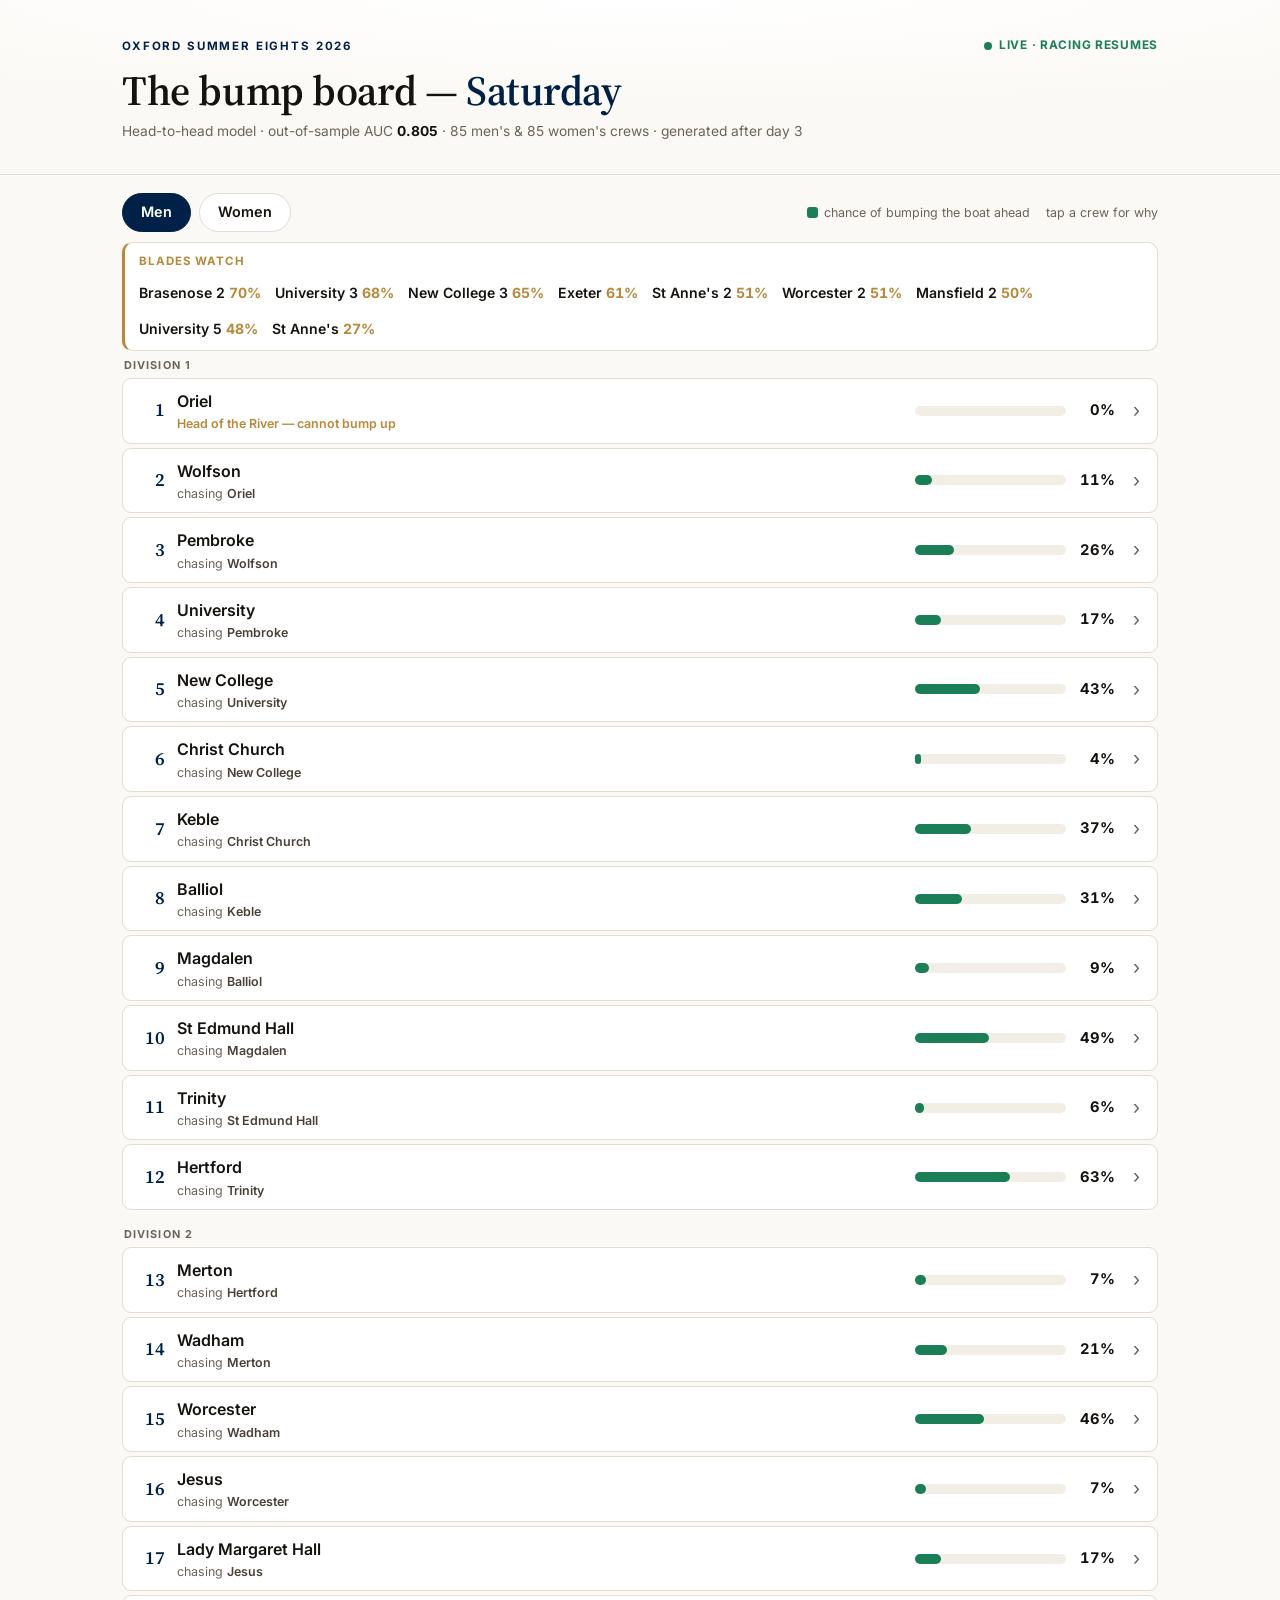
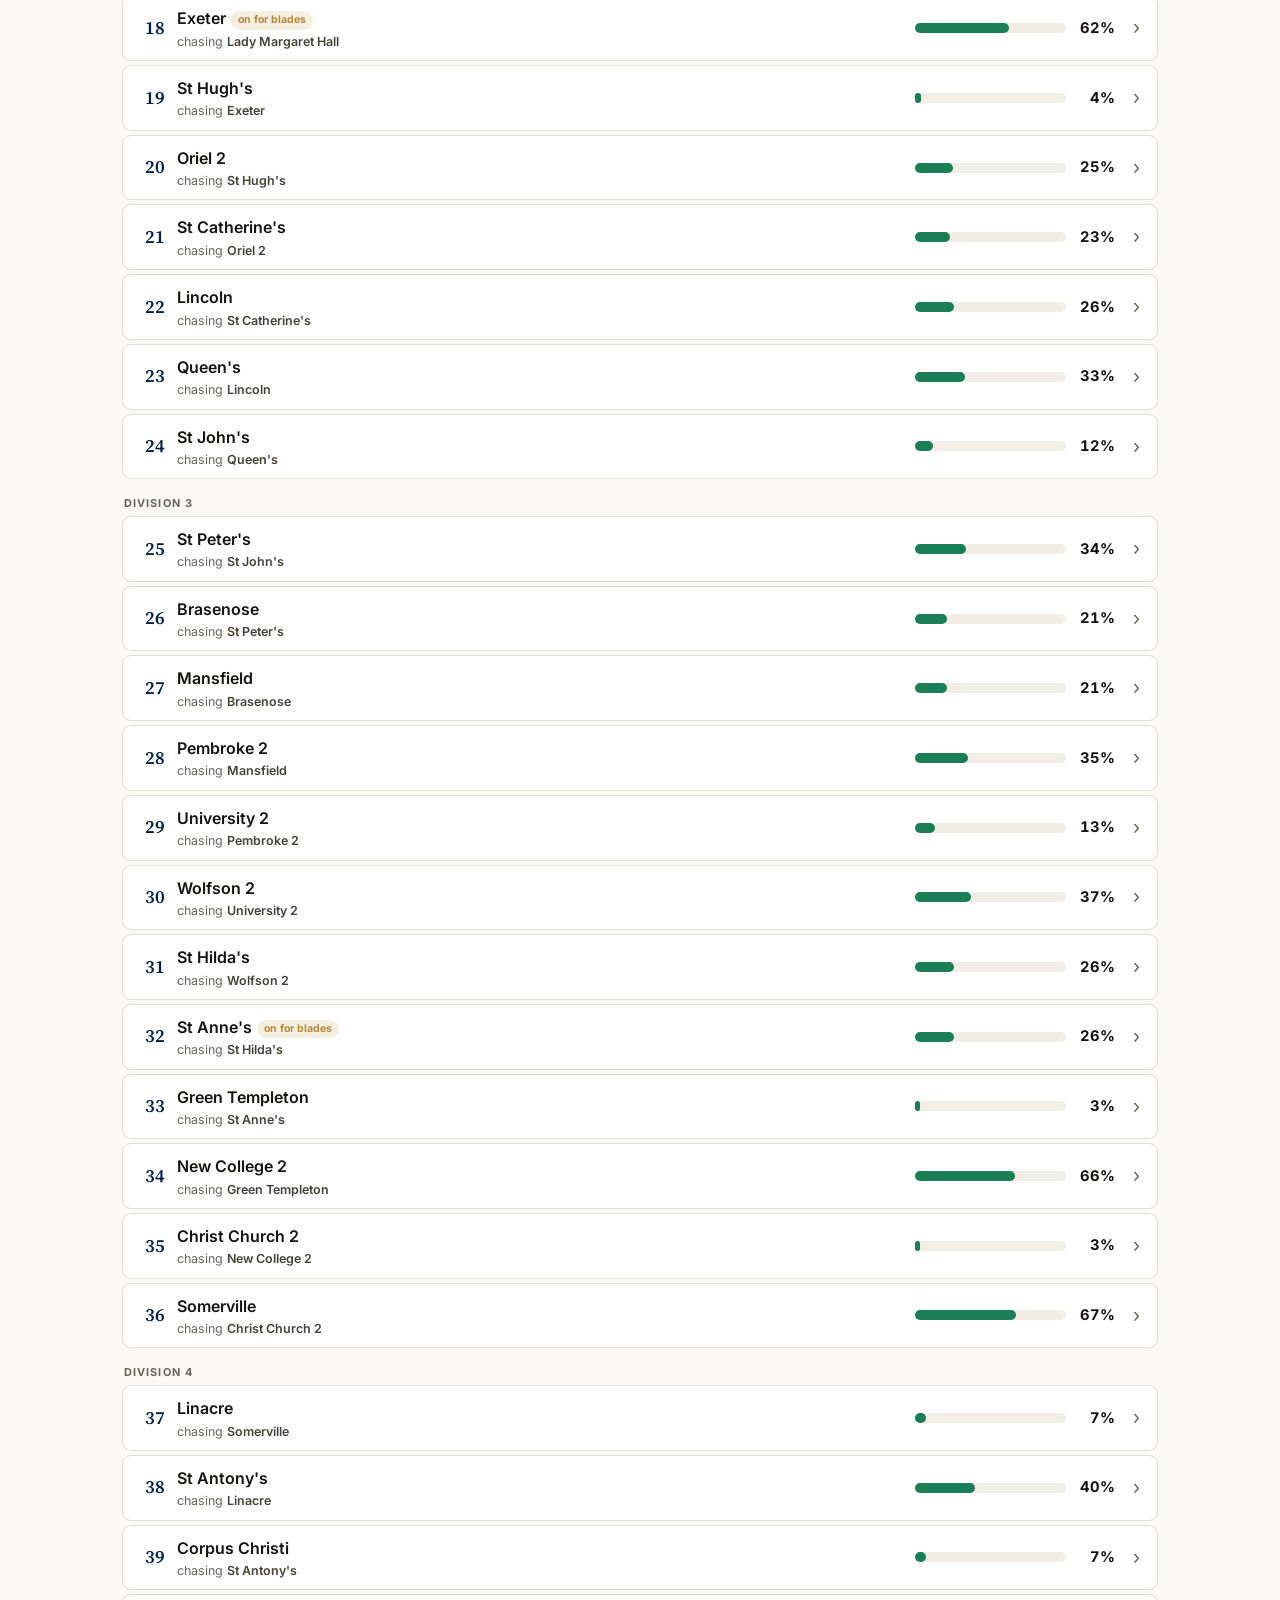
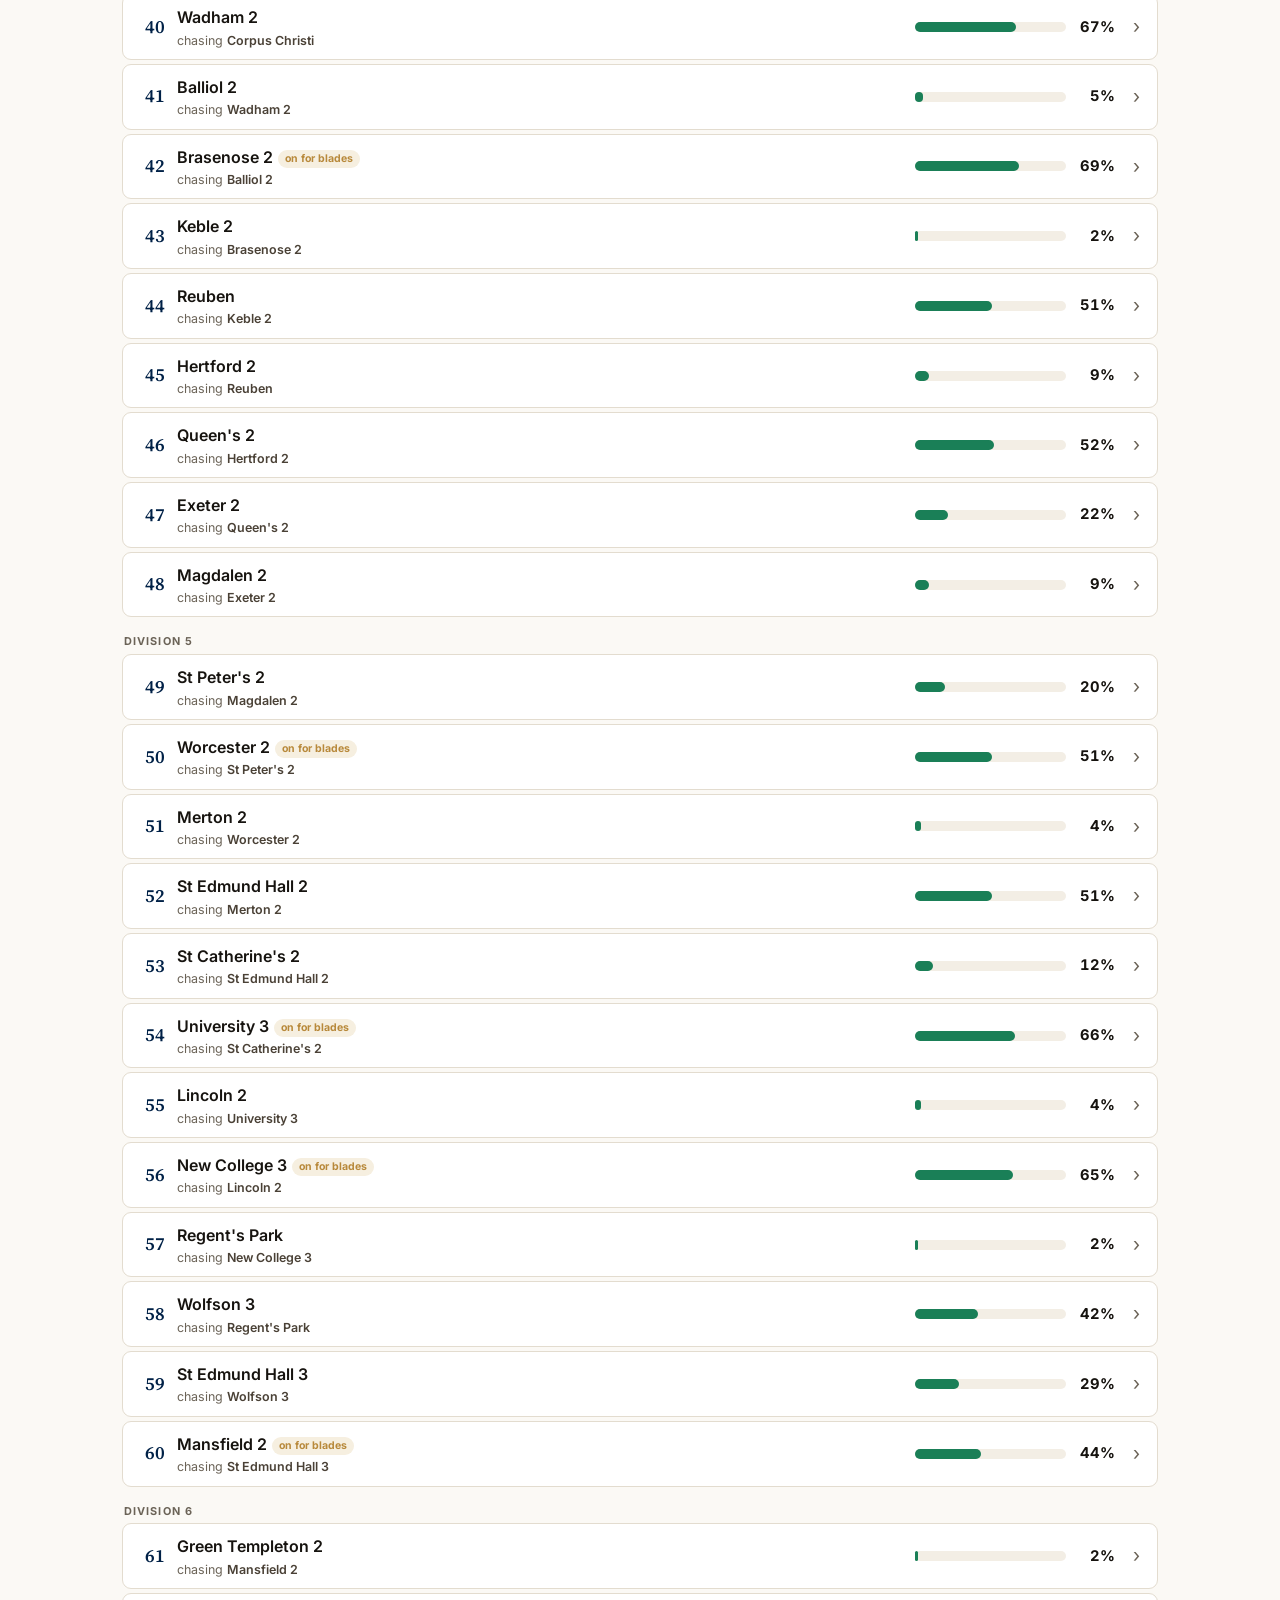
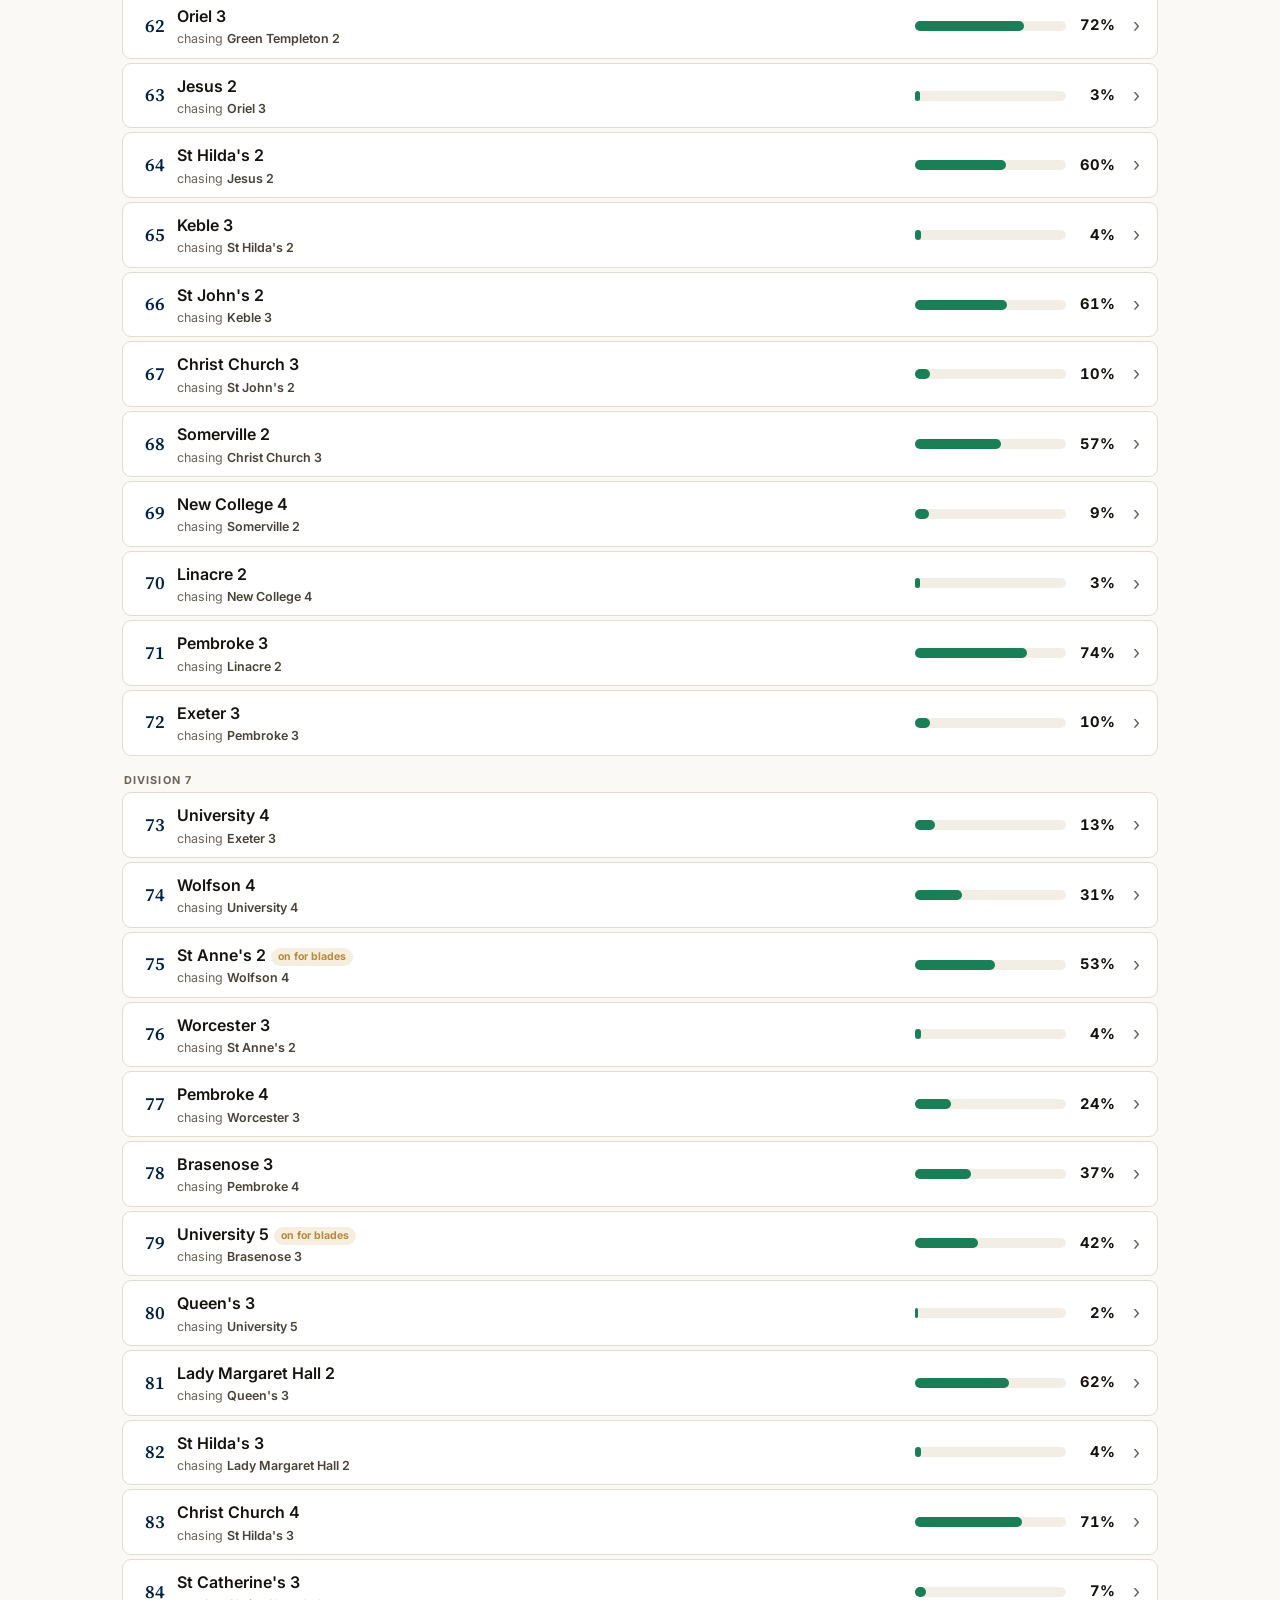
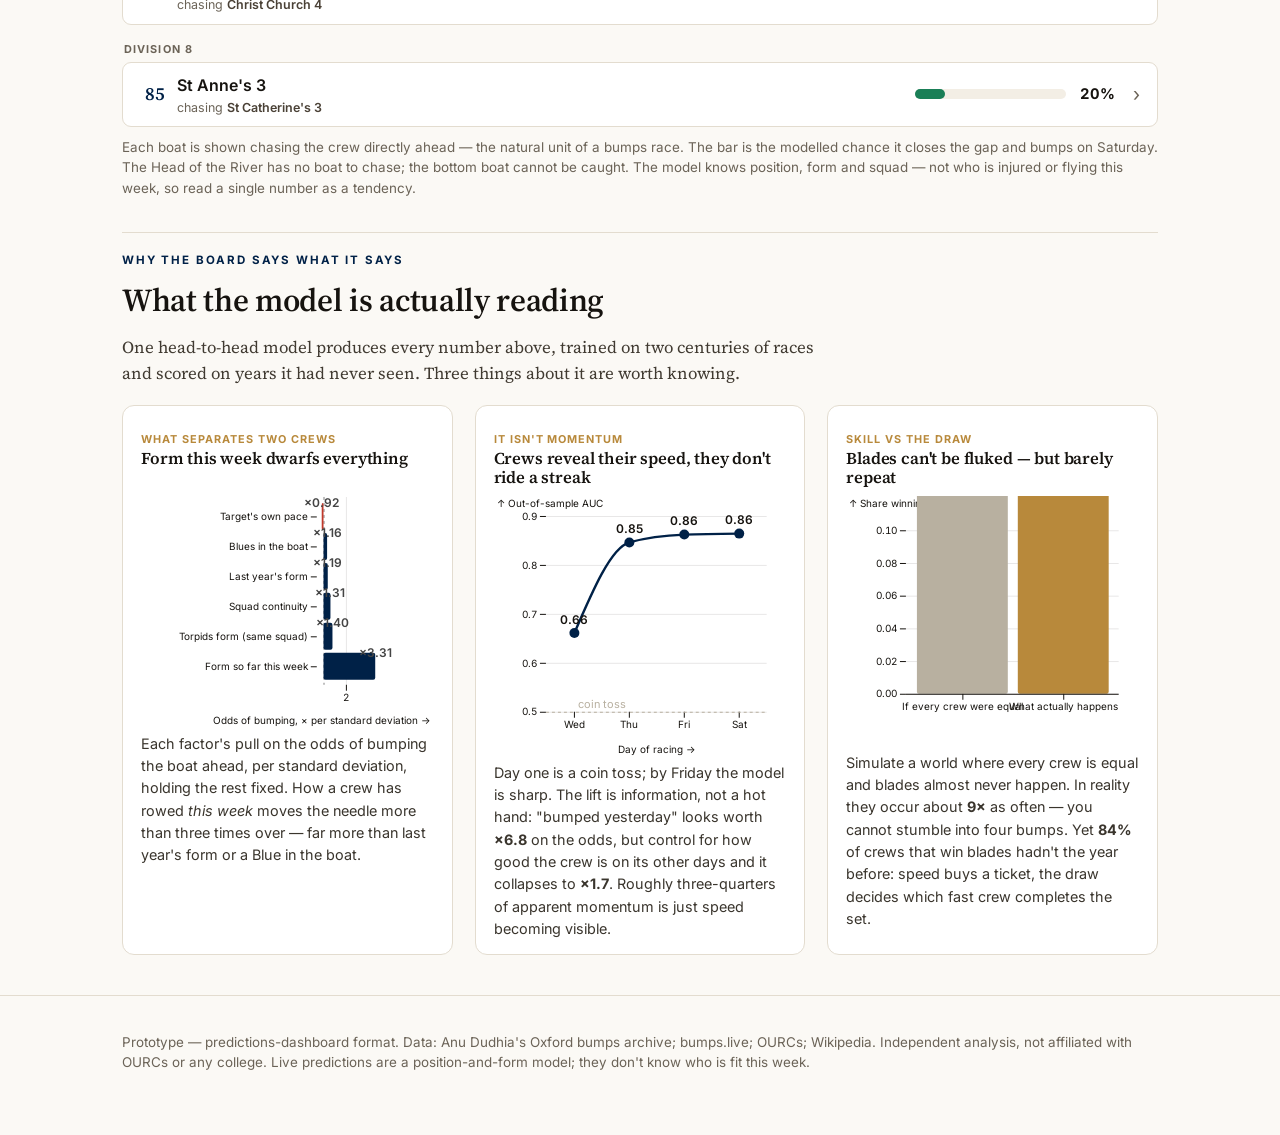
<file: proto/predictions_dashboard.html>
<!doctype html>
<html lang="en">
<head>
<meta charset="utf-8">
<meta name="viewport" content="width=device-width, initial-scale=1">
<title>Eights 2026 — the bump board</title>
<meta name="description" content="Live head-to-head bump predictions for Oxford Summer Eights 2026, with per-crew factor attribution.">
<link rel="preconnect" href="https://fonts.googleapis.com">
<link rel="preconnect" href="https://fonts.gstatic.com" crossorigin>
<link href="https://fonts.googleapis.com/css2?family=Inter:wght@400;500;600;700&family=Source+Serif+4:ital,opsz,wght@0,8..60,400;0,8..60,600;1,8..60,400&display=swap" rel="stylesheet">
<script src="../js/vendor/d3.min.js"></script>
<script src="../js/vendor/plot.umd.min.js"></script>
<style>
:root{
  --ink:#16130f; --paper:#fbf9f5; --paper2:#f3eee5; --line:#e3dccf;
  --oxford:#002147; --oxford2:#1b3a63;
  --up:#1a7f57; --down:#c0392b; --row:#8a8170; --gold:#b8893b; --muted:#6b6357;
  --serif:"Source Serif 4",Georgia,"Times New Roman",serif;
  --sans:"Inter",system-ui,-apple-system,"Segoe UI",Helvetica,Arial,sans-serif;
  --maxw:1080px;
}
*{box-sizing:border-box}
html{scroll-behavior:smooth}
body{margin:0;background:var(--paper);color:var(--ink);font-family:var(--sans);font-size:17px;line-height:1.55;-webkit-font-smoothing:antialiased;text-rendering:optimizeLegibility}
.wrap{max-width:var(--maxw);margin:0 auto;padding:0 22px}
.narrow{max-width:760px}
h1,h2,h3{font-family:var(--serif);font-weight:600;line-height:1.14;letter-spacing:-.01em;margin:0}
h2{font-size:clamp(1.4rem,2.8vw,2rem);margin:0 0 .25em}
h3{font-size:1.04rem;margin:0 0 .15em}
a{color:var(--oxford2)}
strong{font-weight:700}
.small{font-size:.84rem;color:var(--muted);line-height:1.5}
.kicker{font-family:var(--sans);text-transform:uppercase;letter-spacing:.16em;font-size:.72rem;font-weight:700;color:var(--oxford)}

/* ===== masthead (compact — board leads, not a data-summary) ===== */
header.top{border-bottom:1px solid var(--line);background:radial-gradient(120% 90% at 50% 0%, #fff 0%, var(--paper) 70%);padding:26px 0 18px}
header.top .row{display:flex;align-items:baseline;justify-content:space-between;flex-wrap:wrap;gap:10px}
header.top h1{font-size:clamp(1.7rem,4vw,2.6rem)}
header.top h1 em{font-style:normal;color:var(--oxford)}
.live{display:inline-flex;align-items:center;gap:7px;font-size:.74rem;font-weight:700;letter-spacing:.06em;text-transform:uppercase;color:var(--up)}
.live .dot{width:8px;height:8px;border-radius:50%;background:var(--up);box-shadow:0 0 0 0 rgba(26,127,87,.5);animation:pulse 2s infinite}
@keyframes pulse{0%{box-shadow:0 0 0 0 rgba(26,127,87,.5)}70%{box-shadow:0 0 0 7px rgba(26,127,87,0)}100%{box-shadow:0 0 0 0 rgba(26,127,87,0)}}
.metaline{margin-top:.5em;color:var(--muted);font-size:.86rem}
.metaline strong{color:var(--ink)}

/* ===== board controls ===== */
.controls{display:flex;align-items:center;justify-content:space-between;gap:12px;flex-wrap:wrap;margin:18px 0 6px}
.tabs{display:flex;gap:8px}
.tab{padding:7px 18px;border:1px solid var(--line);background:#fff;border-radius:22px;cursor:pointer;font-size:.9rem;font-weight:600;color:var(--ink)}
.tab.active{background:var(--oxford);color:#fff;border-color:var(--oxford)}
.legend{display:flex;gap:16px;flex-wrap:wrap;font-size:.78rem;color:var(--muted)}
.legend .k{display:inline-flex;align-items:center;gap:6px}
.legend .sw{width:11px;height:11px;border-radius:3px;display:inline-block}

/* ===== blades watch strip ===== */
.blades-watch{display:flex;align-items:center;gap:12px;flex-wrap:wrap;background:#fff;border:1px solid var(--line);border-left:3px solid var(--gold);border-radius:10px;padding:10px 14px;margin:10px 0 4px}
.blades-watch .lab{font-size:.72rem;text-transform:uppercase;letter-spacing:.08em;font-weight:700;color:var(--gold);white-space:nowrap}
#blades-strip{display:flex;gap:14px;flex-wrap:wrap;font-size:.88rem}
.bw{white-space:nowrap}
.bw-c{font-weight:600}
.bw-p{font-variant-numeric:tabular-nums;color:var(--gold);font-weight:700}

/* ===== the board ===== */
#board{margin:6px 0 2px}
.divhead{font-family:var(--sans);text-transform:uppercase;letter-spacing:.1em;font-size:.68rem;font-weight:700;color:var(--muted);margin:16px 0 4px;padding-left:2px}
.divhead:first-child{margin-top:6px}
.crew{background:#fff;border:1px solid var(--line);border-radius:9px;margin:4px 0;overflow:hidden;transition:border-color .12s,box-shadow .12s}
.crew:hover{border-color:#cfc6b6}
.crew.open{border-color:var(--oxford);box-shadow:0 2px 12px rgba(0,33,71,.08)}
.crew-row{display:grid;grid-template-columns:30px 1fr 200px 18px;align-items:center;gap:12px;padding:9px 12px;cursor:pointer}
.crew .pos{font-family:var(--serif);font-weight:600;font-size:1.15rem;color:var(--oxford);text-align:right;font-variant-numeric:tabular-nums}
.crew .who{min-width:0}
.crew .name{font-weight:600;font-size:1rem}
.crew .chase{display:block;font-size:.78rem;color:var(--muted)}
.crew .chase strong{color:#4a4136;font-weight:600}
.head-mark{color:var(--gold);font-weight:600}
.prob{display:flex;align-items:center;gap:9px}
.bar{flex:1;height:10px;border-radius:5px;background:var(--paper2);position:relative;min-width:56px}
.bar>span{position:absolute;left:0;top:0;bottom:0;border-radius:5px}
.pn{font-variant-numeric:tabular-nums;font-weight:700;font-size:.92rem;width:40px;text-align:right}
.caret{color:var(--muted);font-size:1.2rem;transition:transform .15s;justify-self:center}
.crew.open .caret{transform:rotate(90deg)}
.chip{display:inline-block;font-size:.66rem;font-weight:700;padding:1px 7px;border-radius:10px;background:#f6efe0;color:var(--gold);vertical-align:1px}

/* ===== expanded crew detail ===== */
.detail{padding:4px 14px 14px;border-top:1px dashed var(--line);background:#fdfcf9}
.splitbars{display:grid;gap:5px;margin:10px 0 4px;max-width:420px}
.sb{display:grid;grid-template-columns:78px 1fr 40px;align-items:center;gap:10px}
.sb-l{font-size:.8rem;color:var(--muted)}
.sb .bar{height:8px}
.sb-n{font-variant-numeric:tabular-nums;font-size:.82rem;text-align:right;font-weight:600}
.dsplit,.dblade{font-size:.88rem;margin:8px 0 2px}
.dblade{color:#7a5a1e}
.attr{margin-top:12px;border-top:1px solid var(--line);padding-top:8px}
.attr-h{font-size:.86rem;font-weight:700}
.attr-h .vs{font-weight:400;color:var(--muted)}
.attr-note{font-size:.78rem;color:var(--muted);margin:2px 0 0;line-height:1.45}
.wf{margin:2px 0}

/* ===== why panels ===== */
.why{border-top:1px solid var(--line);margin-top:34px;padding-top:8px}
.why .lead{font-family:var(--serif);font-size:1.05rem;color:#403a31;max-width:720px}
.panels{display:grid;grid-template-columns:repeat(auto-fit,minmax(300px,1fr));gap:22px;margin-top:18px}
.panel{background:#fff;border:1px solid var(--line);border-radius:12px;padding:18px 18px 14px}
.panel .tag{font-size:.68rem;text-transform:uppercase;letter-spacing:.09em;color:var(--gold);font-weight:700}
.panel p{font-size:.9rem;color:#3a352d;margin:.4em 0 0}
.panel .chart{width:100%;min-height:60px;margin-top:8px}
.panel .chart svg{max-width:100%;height:auto;font-family:var(--sans)!important}
.mini{display:flex;gap:18px;margin:10px 0 2px}
.mini .n{font-family:var(--serif);font-size:1.7rem;font-weight:600;color:var(--oxford);line-height:1}
.mini .l{font-size:.74rem;color:var(--muted);margin-top:.3em}
.arrow{color:var(--row);font-size:1.2rem;align-self:center}

figcaption{font-size:.78rem;color:var(--muted);margin-top:.5em;line-height:1.45;border-left:2px solid var(--line);padding-left:.8em}

footer{border-top:1px solid var(--line);margin-top:40px;padding:22px 0 50px;color:var(--muted);font-size:.82rem}

@media (max-width:620px){
  body{font-size:16px}
  .crew-row{grid-template-columns:26px 1fr 120px 16px;gap:8px}
  .prob{gap:6px}.pn{width:34px}
}
</style>
</head>
<body>

<header class="top">
  <div class="wrap">
    <div class="row">
      <div>
        <p class="kicker">Oxford Summer Eights 2026</p>
        <h1>The bump board — <em id="day-label">next day</em></h1>
      </div>
      <span class="live"><span class="dot"></span>live · racing resumes</span>
    </div>
    <p class="metaline" id="model-meta">Loading model…</p>
  </div>
</header>

<main class="wrap">

  <!-- ===== HERO: the head-to-head predictions board ===== -->
  <section aria-label="Bump predictions">
    <div class="controls">
      <div class="tabs">
        <div class="tab active" data-g="men">Men</div>
        <div class="tab" data-g="women">Women</div>
      </div>
      <div class="legend">
        <span class="k"><span class="sw" style="background:var(--up)"></span>chance of bumping the boat ahead</span>
        <span class="k">tap a crew for why</span>
      </div>
    </div>

    <div class="blades-watch">
      <span class="lab">Blades watch</span>
      <div id="blades-strip"><span class="small">…</span></div>
    </div>

    <div id="board"><p class="small">Loading the board…</p></div>

    <p class="small" style="margin-top:10px">Each boat is shown chasing the crew directly ahead — the natural unit of a bumps race. The bar is the modelled chance it closes the gap and bumps on <span id="day-label-2"></span>. The Head of the River has no boat to chase; the bottom boat cannot be caught. The model knows position, form and squad — not who is injured or flying this week, so read a single number as a tendency.</p>
  </section>

  <!-- ===== WHY PANELS ===== -->
  <section class="why">
    <p class="kicker">Why the board says what it says</p>
    <h2>What the model is actually reading</h2>
    <p class="lead">One head-to-head model produces every number above, trained on two centuries of races and scored on years it had never seen. Three things about it are worth knowing.</p>

    <div class="panels">

      <!-- panel 1: factor odds ratios -->
      <div class="panel">
        <span class="tag">What separates two crews</span>
        <h3>Form this week dwarfs everything</h3>
        <div id="chart-factors" class="chart"></div>
        <p>Each factor's pull on the odds of bumping the boat ahead, per standard deviation, holding the rest fixed. How a crew has rowed <em>this week</em> moves the needle more than three times over — far more than last year's form or a Blue in the boat.</p>
      </div>

      <!-- panel 2: predictability rises as strength is revealed (NOT momentum) -->
      <div class="panel">
        <span class="tag">It isn't momentum</span>
        <h3>Crews reveal their speed, they don't ride a streak</h3>
        <div id="chart-perday" class="chart"></div>
        <p>Day one is a coin toss; by Friday the model is sharp. The lift is information, not a hot hand: "bumped yesterday" looks worth <strong id="m-raw">×6.8</strong> on the odds, but control for how good the crew is on its other days and it collapses to <strong id="m-ctrl">×1.7</strong>. Roughly three-quarters of apparent momentum is just speed becoming visible.</p>
      </div>

      <!-- panel 3: blades can't be fluked -->
      <div class="panel">
        <span class="tag">Skill vs the draw</span>
        <h3>Blades can't be fluked — but barely repeat</h3>
        <div id="chart-luck" class="chart"></div>
        <p>Simulate a world where every crew is equal and blades almost never happen. In reality they occur about <strong id="l-excess">11×</strong> as often — you cannot stumble into four bumps. Yet <strong id="l-repeat">86%</strong> of crews that win blades hadn't the year before: speed buys a ticket, the draw decides which fast crew completes the set.</p>
      </div>

    </div>
  </section>

</main>

<footer>
  <div class="wrap">
    <p class="small">Prototype — predictions-dashboard format. Data: Anu Dudhia's Oxford bumps archive; bumps.live; OURCs; Wikipedia. Independent analysis, not affiliated with OURCs or any college. Live predictions are a position-and-form model; they don't know who is fit this week.</p>
  </div>
</footer>

<script src="predictions_dashboard.js" defer></script>
<script>
  // mirror the day label into the inline caption once DOM is ready
  document.addEventListener("DOMContentLoaded", () => {
    const o = setInterval(() => {
      const a = document.getElementById("day-label");
      const b = document.getElementById("day-label-2");
      if (a && b && a.textContent && a.textContent !== "next day") { b.textContent = a.textContent; clearInterval(o); }
    }, 120);
    setTimeout(() => clearInterval(o), 6000);
  });
</script>
</body>
</html>
</file>
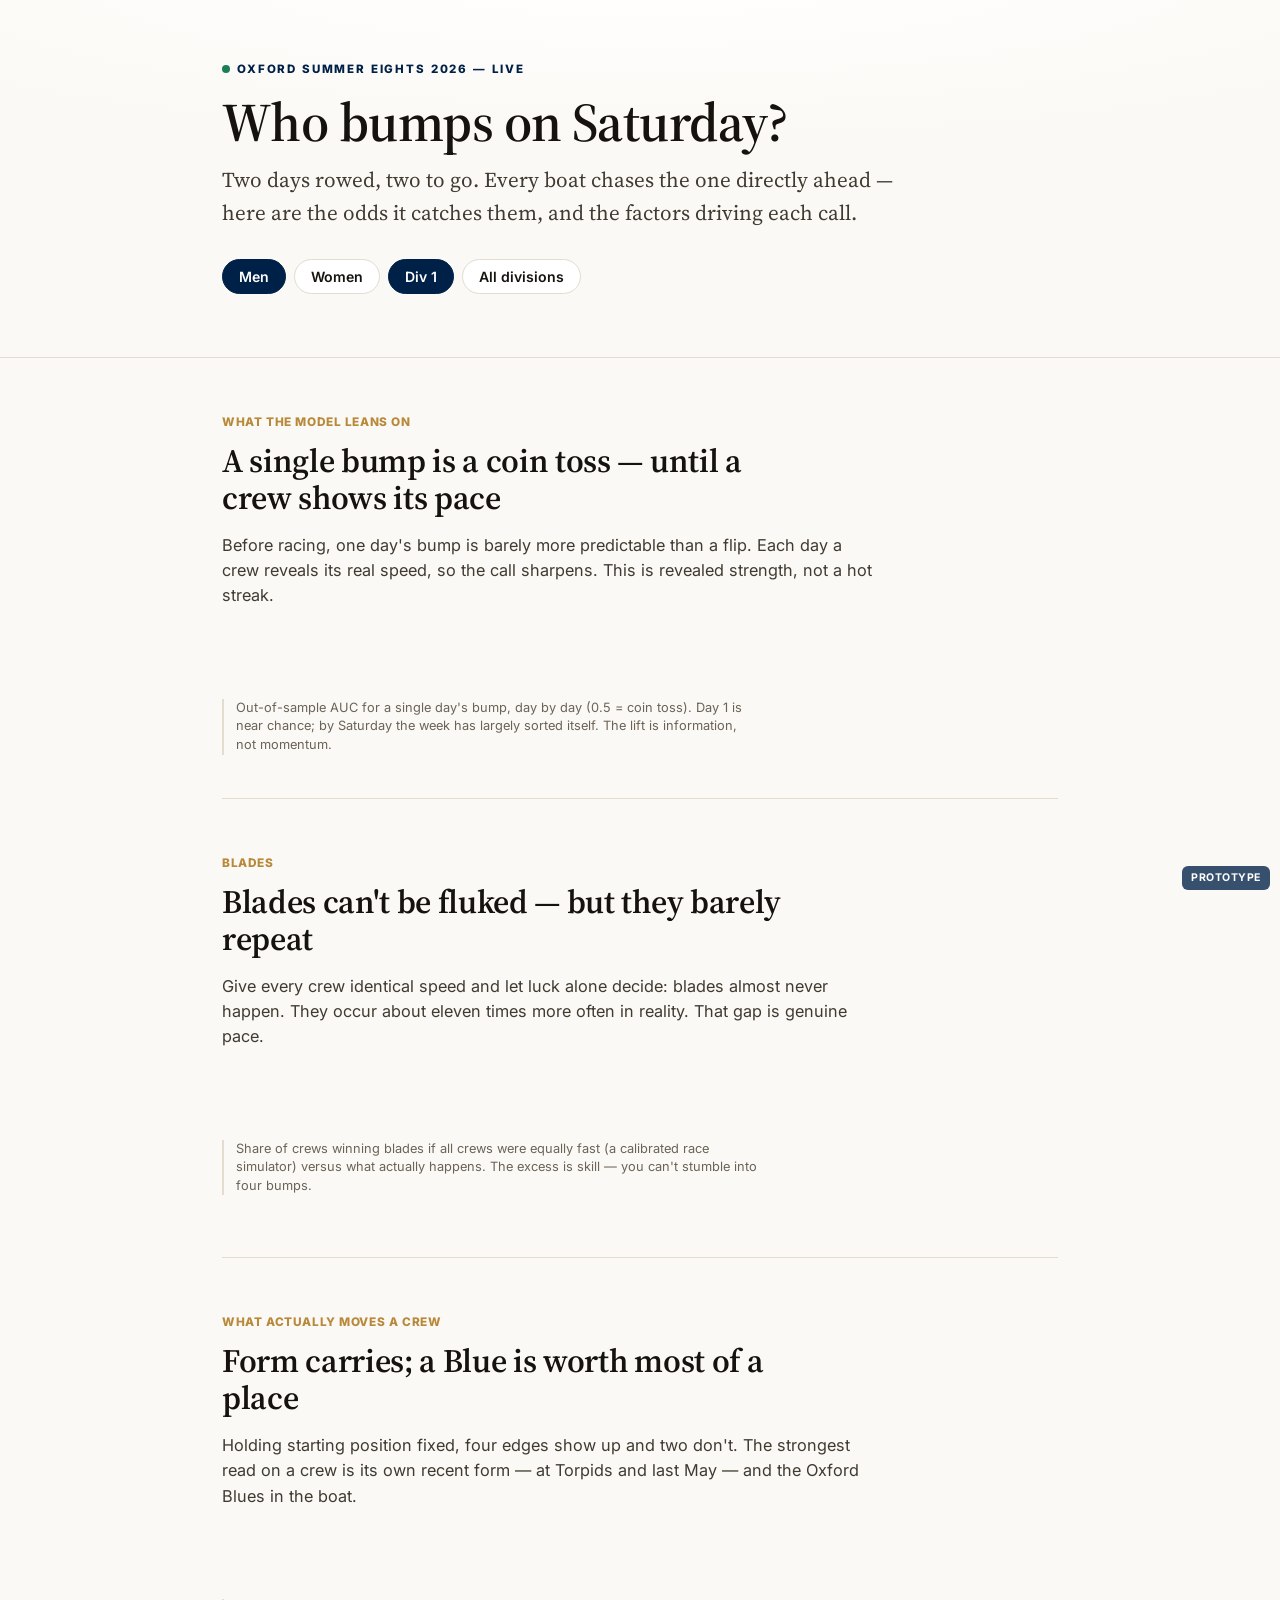
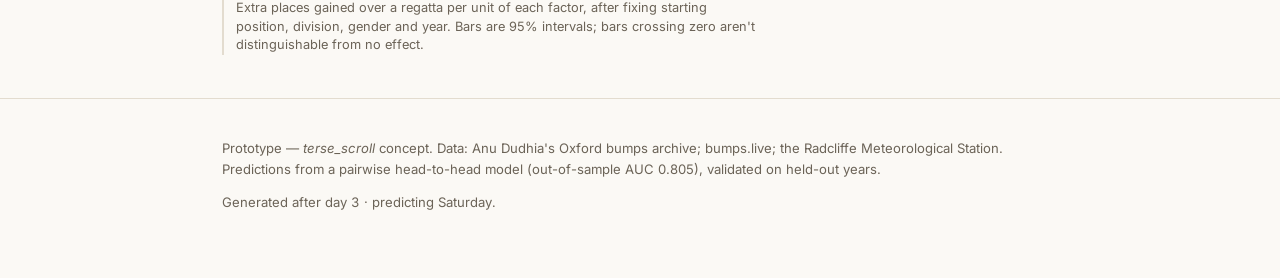
<file: proto/terse_scroll.html>
<!doctype html>
<html lang="en">
<head>
<meta charset="utf-8">
<meta name="viewport" content="width=device-width, initial-scale=1">
<title>Oxford Eights 2026 — live bump probabilities</title>
<meta name="description" content="Live bump probabilities for Oxford Summer Eights 2026, with per-crew factor attribution and what two centuries of results reveal about skill and luck.">
<link rel="preconnect" href="https://fonts.googleapis.com">
<link rel="preconnect" href="https://fonts.gstatic.com" crossorigin>
<link href="https://fonts.googleapis.com/css2?family=Inter:wght@400;500;600;700;800&family=Source+Serif+4:ital,opsz,wght@0,8..60,400;0,8..60,600;1,8..60,400&display=swap" rel="stylesheet">
<script src="../js/vendor/d3.min.js"></script>
<script src="../js/vendor/plot.umd.min.js"></script>
<style>
:root{
  --ink:#16130f; --paper:#fbf9f5; --paper2:#f3eee5; --line:#e3dccf;
  --oxford:#002147; --oxford2:#1b3a63;
  --up:#1a7f57; --down:#c0392b; --row:#8a8170; --gold:#b8893b; --muted:#6b6357;
  --serif:"Source Serif 4",Georgia,serif;
  --sans:"Inter",system-ui,-apple-system,Helvetica,Arial,sans-serif;
}
*{box-sizing:border-box}
html{scroll-behavior:smooth}
body{margin:0;background:var(--paper);color:var(--ink);
  font-family:var(--sans);font-size:18px;line-height:1.55;-webkit-font-smoothing:antialiased}
.wrap{max-width:880px;margin:0 auto;padding:0 22px}
h1,h2,h3{font-family:var(--serif);font-weight:600;line-height:1.12;letter-spacing:-.01em;margin:0}
a{color:var(--oxford2)}
em{font-style:italic}
.mono{font-variant-numeric:tabular-nums}

/* ---------- HERO: predictions lead ---------- */
header.hero{border-bottom:1px solid var(--line);
  background:radial-gradient(130% 90% at 50% -10%, #fff 0%, var(--paper) 55%);
  padding:5.5vh 0 3vh}
.kicker{text-transform:uppercase;letter-spacing:.16em;font-size:.72rem;font-weight:800;color:var(--oxford)}
.live{display:inline-block;width:8px;height:8px;border-radius:50%;background:var(--up);margin-right:7px;
  box-shadow:0 0 0 0 rgba(26,127,87,.6);animation:pulse 2s infinite}
@keyframes pulse{0%{box-shadow:0 0 0 0 rgba(26,127,87,.5)}70%{box-shadow:0 0 0 7px rgba(26,127,87,0)}100%{box-shadow:0 0 0 0 rgba(26,127,87,0)}}
h1.hero-h{font-size:clamp(2.1rem,5.2vw,3.4rem);margin:.25em 0 .2em}
.hero .dek{font-family:var(--serif);font-size:clamp(1.05rem,2.2vw,1.32rem);color:#403a31;max-width:34em;margin:0}

/* tabs */
.tabs{display:flex;gap:8px;margin:1.6em 0 1.1em}
.tab{padding:6px 16px;border:1px solid var(--line);background:#fff;border-radius:20px;cursor:pointer;
  font-size:.88rem;font-weight:600;color:var(--ink)}
.tab.active{background:var(--oxford);color:#fff;border-color:var(--oxford)}

/* ---------- head-to-head ladder ---------- */
.h2h{display:flex;flex-direction:column;gap:6px}
.matchup{display:grid;grid-template-columns:30px 1fr 92px;align-items:center;gap:12px;
  background:#fff;border:1px solid var(--line);border-radius:10px;padding:9px 13px;cursor:pointer;
  transition:border-color .12s,box-shadow .12s}
.matchup:hover{border-color:#c9bfa8;box-shadow:0 1px 0 rgba(0,0,0,.03)}
.matchup.open{border-color:var(--oxford);box-shadow:0 2px 14px rgba(0,33,71,.07)}
.mpos{font-family:var(--serif);font-size:1.15rem;color:var(--muted);text-align:right;font-variant-numeric:tabular-nums}
.mteams{min-width:0}
.mchaser{font-weight:700;font-size:1rem}
.mtarget{font-size:.84rem;color:var(--muted)}
.mtarget b{color:var(--ink);font-weight:600}
.mchase-icon{color:var(--up);font-weight:700}
.mprob{text-align:right}
.mprob .pv{font-family:var(--serif);font-size:1.45rem;font-weight:600;line-height:1;font-variant-numeric:tabular-nums}
.mprob .pl{font-size:.66rem;text-transform:uppercase;letter-spacing:.05em;color:var(--muted)}
.blade-chip{display:inline-block;font-size:.64rem;font-weight:800;letter-spacing:.04em;
  padding:1px 6px;border-radius:9px;background:#f6efe0;color:var(--gold);margin-left:7px;vertical-align:1px}

/* attribution drawer */
.drawer{grid-column:1 / -1;overflow:hidden;max-height:0;transition:max-height .22s ease}
.matchup.open .drawer{max-height:340px}
.drawer-in{padding:12px 2px 4px;margin-top:9px;border-top:1px dashed var(--line)}
.attr-head{font-size:.74rem;text-transform:uppercase;letter-spacing:.06em;color:var(--muted);margin-bottom:9px}
.attr{display:grid;grid-template-columns:150px 1fr;gap:8px 12px;align-items:center;padding-right:44px}
.attr-label{font-size:.82rem;text-align:right;color:#3a352d}
.attr-bar{position:relative;height:15px;background:linear-gradient(90deg,transparent 0,transparent 50%,transparent 50%);}
.attr-bar .mid{position:absolute;left:50%;top:-3px;bottom:-3px;width:1px;background:var(--line)}
.attr-bar .seg{position:absolute;top:1px;bottom:1px;border-radius:3px}
.attr-foot{font-size:.78rem;color:var(--muted);margin-top:10px;padding-left:2px}

/* methods note line */
.note{font-size:.82rem;color:var(--muted);line-height:1.5;border-left:2px solid var(--line);padding-left:.9em;margin:1.2em 0 0}

/* ---------- findings sections ---------- */
section{padding:2.4em 0;border-top:1px solid var(--line)}
section:first-of-type{border-top:none}
.eyebrow{font-family:var(--sans);font-weight:800;color:var(--gold);letter-spacing:.05em;font-size:.74rem;text-transform:uppercase}
h2.find{font-size:clamp(1.5rem,3vw,2.05rem);margin:.25em 0 .5em;max-width:18em}
.find-sub{font-size:1.02rem;color:#403a31;max-width:40em;margin:0 0 1.3em}
figure{margin:0}
.chart{width:100%;min-height:60px}
.chart svg{max-width:100%;height:auto;font-family:var(--sans)!important}
figcaption{font-size:.8rem;color:var(--muted);margin-top:.7em;line-height:1.45;border-left:2px solid var(--line);padding-left:.9em;max-width:42em}
.kept{font-family:var(--serif);font-size:1.05rem;color:var(--oxford);margin:1.1em 0 0}

footer{border-top:1px solid var(--line);padding:2em 0 4em;color:var(--muted);font-size:.82rem}
.proto-flag{position:fixed;bottom:10px;right:10px;z-index:50;background:var(--oxford);color:#fff;
  font-size:.66rem;font-weight:700;letter-spacing:.05em;padding:4px 9px;border-radius:6px;opacity:.78}
@media(max-width:600px){
  body{font-size:16px}
  .matchup{grid-template-columns:26px 1fr 80px;gap:9px;padding:8px 11px}
  .attr{grid-template-columns:110px 1fr}
  .attr-label{font-size:.76rem}
}
</style>
</head>
<body>

<header class="hero">
  <div class="wrap">
    <p class="kicker"><span class="live"></span>Oxford Summer Eights 2026 — live</p>
    <h1 class="hero-h" id="hero-h">Who bumps on Friday?</h1>
    <p class="dek" id="hero-dek">Two days rowed, two to go. Every boat chases the one directly ahead — here are the odds it catches them, and the factors driving each call.</p>

    <div class="tabs">
      <div class="tab active" data-g="men">Men</div>
      <div class="tab" data-g="women">Women</div>
      <div class="tab active" data-div="1" data-kind="div">Div 1</div>
      <div class="tab" data-div="all" data-kind="div">All divisions</div>
    </div>

    <div id="ladder" class="h2h"></div>
    <p class="note" id="ladder-note"></p>
  </div>
</header>

<main class="wrap">

<section>
  <p class="eyebrow">What the model leans on</p>
  <h2 class="find">A single bump is a coin toss — until a crew shows its pace</h2>
  <p class="find-sub">Before racing, one day's bump is barely more predictable than a flip. Each day a crew reveals its real speed, so the call sharpens. This is revealed strength, not a hot streak.</p>
  <figure>
    <div id="chart-perday" class="chart"></div>
    <figcaption>Out-of-sample AUC for a single day's bump, day by day (0.5 = coin toss). Day 1 is near chance; by Saturday the week has largely sorted itself. The lift is information, not momentum.</figcaption>
  </figure>
</section>

<section>
  <p class="eyebrow">Blades</p>
  <h2 class="find">Blades can't be fluked — but they barely repeat</h2>
  <p class="find-sub">Give every crew identical speed and let luck alone decide: blades almost never happen. They occur about eleven times more often in reality. That gap is genuine pace.</p>
  <figure>
    <div id="chart-luck" class="chart"></div>
    <figcaption>Share of crews winning blades if all crews were equally fast (a calibrated race simulator) versus what actually happens. The excess is skill — you can't stumble into four bumps.</figcaption>
  </figure>
  <p class="kept" id="blades-kept"></p>
</section>

<section>
  <p class="eyebrow">What actually moves a crew</p>
  <h2 class="find">Form carries; a Blue is worth most of a place</h2>
  <p class="find-sub">Holding starting position fixed, four edges show up and two don't. The strongest read on a crew is its own recent form — at Torpids and last May — and the Oxford Blues in the boat.</p>
  <figure>
    <div id="chart-effects" class="chart"></div>
    <figcaption>Extra places gained over a regatta per unit of each factor, after fixing starting position, division, gender and year. Bars are 95% intervals; bars crossing zero aren't distinguishable from no effect.</figcaption>
  </figure>
</section>

</main>

<footer>
  <div class="wrap">
    <p>Prototype — <em>terse_scroll</em> concept. Data: Anu Dudhia's Oxford bumps archive; bumps.live; the Radcliffe Meteorological Station. Predictions from a pairwise head-to-head model (out-of-sample AUC 0.805), validated on held-out years.</p>
    <p id="footer-updated" class="mono"></p>
  </div>
</footer>

<div class="proto-flag">PROTOTYPE</div>

<script>
const P = window.Plot;
const C = { up:"#1a7f57", down:"#c0392b", row:"#b8b0a0", oxford:"#002147", gold:"#b8893b", grey:"#9a9182" };
const pct = x => x==null ? "—" : Math.round(x*100)+"%";
const W = el => Math.min(el.clientWidth||840, 980);
function ordinal(n){const s=["th","st","nd","rd"],v=n%100;return n+(s[(v-20)%10]||s[v]||s[0]);}
function draw(id,fn){const el=document.getElementById(id);if(!el)return;try{el.innerHTML="";el.append(fn(W(el)));}catch(e){console.error(id,e);}}

async function load(f){const r=await fetch("../data/"+f);if(!r.ok)throw new Error(f+" "+r.status);return r.json();}

(async function(){
  let preds, h2h, stats, extras;
  try{ [preds,h2h,stats,extras] = await Promise.all([
    load("predictions.json"), load("headtohead_2026.json"), load("stats.json"), load("extras.json")
  ]); }catch(e){ console.error("data load failed",e); return; }

  /* ---------- HERO COPY ---------- */
  document.getElementById("hero-h").textContent = "Who bumps on " + (preds.day_label||"Friday").split(" ")[0] + "?";
  const fu = document.getElementById("footer-updated");
  if (fu) fu.textContent = "Generated after day " + preds.as_of_day + " · predicting " + preds.day_label + ".";

  /* ---------- HEAD-TO-HEAD LADDER + ATTRIBUTION ---------- */
  // index predictions for blades/outcome lookups by college+boat
  const predIndex = {};
  ["men","women"].forEach(g => (preds[g]||[]).forEach(r => predIndex[g+"|"+r.college+"|"+r.boat] = r));

  // factor -> short label + colour (positive helps the chaser)
  const factorMeta = {
    "form so far this week":            { short:"Form this week",   pos:true },
    "Torpids form":                     { short:"Torpids form",     pos:true },
    "last year's form":                 { short:"Last year's form", pos:true },
    "squad continuity":                 { short:"Squad continuity", pos:true },
    "Blues in the boat":                { short:"Blues in boat",    pos:true },
    "target's own pace (recession risk)": { short:"Target's pace",  pos:true },
  };

  let G = "men", DIV = "1";
  const ladder = document.getElementById("ladder");
  const note = document.getElementById("ladder-note");

  function chaserKey(g, m){ return g+"|"+m.college+"|"+m.boat; }

  function renderLadder(){
    const rows = (h2h[G]||[]).filter(m => m.chasing);          // drop the head boat (nothing to chase)
    const list = DIV==="all" ? rows : rows.filter(m => m.division == +DIV);
    ladder.innerHTML = list.map(m => {
      const pr = predIndex[chaserKey(G,m)] || {};
      const blade = pr.on_for_blades ? `<span class="blade-chip">BLADES ${pct(pr.p_complete_blades)}</span>` : "";
      const tgt = m.chasing;
      return `<div class="matchup" data-id="${m.college}|${m.boat}">
        <div class="mpos">${m.cur_pos}</div>
        <div class="mteams">
          <div class="mchaser">${m.college}${m.boat>1?" "+m.boat:""}${blade}</div>
          <div class="mtarget"><span class="mchase-icon">&uarr;</span> chasing <b>${tgt}</b></div>
        </div>
        <div class="mprob"><div class="pv" style="color:${probColour(m.p_bump)}">${pct(m.p_bump)}</div><div class="pl">bump</div></div>
        <div class="drawer"><div class="drawer-in">${attrHTML(m)}</div></div>
      </div>`;
    }).join("");
    // wire open/close
    ladder.querySelectorAll(".matchup").forEach(el => el.addEventListener("click", () => {
      const wasOpen = el.classList.contains("open");
      ladder.querySelectorAll(".matchup.open").forEach(o => o.classList.remove("open"));
      if (!wasOpen) el.classList.add("open");
    }));
    const n = list.length;
    note.innerHTML = `Each row is a crew and the boat immediately ahead of it. Tap any matchup to see which factors push the bump probability up or down. `
      + (DIV==="all" ? `Showing all ${n} ${G==="men"?"men's":"women's"} chasing crews.` : `Showing Division ${DIV}.`);
  }

  function probColour(p){ return p>=0.5 ? C.up : p<=0.18 ? C.down : "#7a6f59"; }

  // build the attribution mini-chart as a diverging bar set (log-odds contributions)
  function attrHTML(m){
    const contribs = Array.isArray(m.contributions) ? m.contributions.slice() : [];
    if (!contribs.length) return `<div class="attr-head">No standout factors — close to an even matchup.</div>`;
    contribs.sort((a,b)=> Math.abs(b.logodds)-Math.abs(a.logodds));
    const max = Math.max(0.6, ...contribs.map(c=>Math.abs(c.logodds)));
    const rows = contribs.map(c => {
      const meta = factorMeta[c.factor] || { short:c.factor };
      const v = c.logodds, w = (Math.abs(v)/max)*40; // % of half-width (cap leaves room for value label)
      const up = v>=0;
      const seg = up
        ? `<span class="seg" style="left:50%;width:${w}%;background:${C.up}"></span>`
        : `<span class="seg" style="right:50%;width:${w}%;background:${C.down}"></span>`;
      const val = (up?"+":"")+v.toFixed(2);
      return `<div class="attr-label">${meta.short}</div>
        <div class="attr-bar"><span class="mid"></span>${seg}
          <span style="position:absolute;${up?"left:calc(50% + "+w+"%);margin-left:5px":"right:calc(50% + "+w+"%);margin-right:5px"};top:0;font-size:.74rem;color:${up?C.up:C.down};font-variant-numeric:tabular-nums">${val}</span>
        </div>`;
    }).join("");
    return `<div class="attr-head">Factors shifting the bump probability &nbsp;·&nbsp; <span style="color:${C.up}">helps&nbsp;&rarr;</span> &nbsp; <span style="color:${C.down}">&larr;&nbsp;hurts</span></div>
      <div class="attr">${rows}</div>
      <div class="attr-foot">Bars are log-odds contributions vs the boat ahead. Positive favours <b>${m.college}${m.boat>1?" "+m.boat:""}</b> closing the gap; the bump probability is what these add up to.</div>`;
  }

  // tab wiring (gender + division share the bar)
  document.querySelectorAll(".tab[data-g]").forEach(t => t.addEventListener("click", () => {
    document.querySelectorAll(".tab[data-g]").forEach(x=>x.classList.remove("active"));
    t.classList.add("active"); G = t.dataset.g; renderLadder();
  }));
  document.querySelectorAll(".tab[data-kind='div']").forEach(t => t.addEventListener("click", () => {
    document.querySelectorAll(".tab[data-kind='div']").forEach(x=>x.classList.remove("active"));
    t.classList.add("active"); DIV = t.dataset.div; renderLadder();
  }));
  renderLadder();

  /* ---------- FINDING 1: per-day predictability ---------- */
  if (extras.per_day){
    const d = extras.per_day, DAY = {1:"Wed",2:"Thu",3:"Fri",4:"Sat"};
    draw("chart-perday", w => P.plot({
      width:w, height:300, marginLeft:54, marginBottom:44,
      x:{ label:"Day of racing →", domain:[1,2,3,4], tickFormat:v=>DAY[v]||v },
      y:{ label:"Predictability (AUC)", grid:true, domain:[0.5,0.9] },
      marks:[
        P.ruleY([0.5], { stroke:C.row, strokeDasharray:"3 3" }),
        P.line(d, { x:"day", y:"auc_bump", stroke:C.oxford, strokeWidth:2.4, curve:"monotone-x" }),
        P.dot(d, { x:"day", y:"auc_bump", fill:C.oxford, r:5 }),
        P.text(d, { x:"day", y:"auc_bump", text:v=>v.auc_bump.toFixed(2), dy:-13, fontSize:12, fontWeight:600 }),
        P.text([{}], { x:1, y:0.5, text:["coin toss"], dy:-8, dx:4, fill:C.row, fontSize:11, textAnchor:"start" }),
      ],
    }));
  }

  /* ---------- FINDING 2: luck floor vs reality ---------- */
  const ls = (stats.reconciled||{}).luck_skill || {};
  if (ls.blades_rate_observed != null){
    const data = [
      { k:"If all crews equal\n(luck only)", v:ls.blades_rate_pure_luck_floor, c:C.row },
      { k:"What actually\nhappens", v:ls.blades_rate_observed, c:C.gold },
    ];
    draw("chart-luck", w => P.plot({
      width:w, height:300, marginLeft:58, marginBottom:54, marginRight:18,
      x:{ label:null, domain:data.map(d=>d.k) },
      y:{ label:"Share winning blades", grid:true, percent:true, domain:[0, Math.max(0.1, ls.blades_rate_observed*1.25)] },
      marks:[
        P.barY(data, { x:"k", y:"v", fill:"c", rx:3 }),
        P.text(data, { x:"k", y:"v", text:d=> d.v<0.01 ? (d.v*100).toFixed(1)+"%" : Math.round(d.v*100)+"%", dy:-10, fontSize:15, fontWeight:700 }),
        P.ruleY([0]),
      ],
    }));
    document.getElementById("blades-kept").innerHTML =
      `Yet <b>86%</b> of crews that win blades hadn't won them the year before. Pace gets you into contention; the draw — four catchable boats, four days running — decides which fast crew completes the set.`;
  }

  /* ---------- FINDING 3: factor effects with CIs ---------- */
  if (stats.effects){
    const short = {
      "n_blues (+1 Blue-Boat rower)":"Each Blue in the boat",
      "tor_net (same-year Torpids)":"Each place gained at Torpids",
      "prev_net_places (last year)":"Each place gained last year",
      "same_coach (continuity)":"Same coach as last year",
      "race-week rainfall (mm)":"Race-week rain (per mm)",
      "race-week mean Tmax (C)":"Race-week warmth (per °C)",
    };
    const eff = stats.effects
      .map(e => ({ ...e, label: short[e.term]||e.term, sig:(e.lo>0||e.hi<0) }))
      .sort((a,b)=> a.coef-b.coef);
    draw("chart-effects", w => P.plot({
      width:w, height:300, marginLeft:200, marginBottom:44, marginRight:54,
      x:{ label:"Extra places gained over a regatta →", grid:true, zero:true },
      y:{ label:null, domain:eff.map(d=>d.label) },
      marks:[
        P.ruleX([0], { stroke:"#000", strokeDasharray:"3 3", strokeOpacity:.5 }),
        P.link(eff, { y:"label", x1:"lo", x2:"hi", stroke:d=>d.sig?C.oxford:C.grey, strokeWidth:2 }),
        P.dot(eff, { y:"label", x:"coef", fill:d=>d.sig?C.oxford:C.grey, r:5 }),
        P.text(eff, { y:"label", x:"hi", text:d=>(d.coef>0?"+":"")+d.coef, dx:12, fontSize:12, fill:"#444" }),
      ],
    }));
  }
})();
</script>
</body>
</html>
</file>
<file: css/report.css>
/* report.css — component styles for the Distill-templated research report.
   Distill (distill.template.v2.js) injects its own typography and grid; this file only
   styles the bespoke components (abstract, data tables, the calibration grid, the
   supplementary-table ledger, chart containers) and adds a light Oxford accent. It
   deliberately does NOT restyle p / h2 / h3 / figcaption — Distill owns those. */

/* Force a light theme. The vendored Distill build has no dark-mode styles and leaves the
   canvas transparent, so under prefers-color-scheme:dark the browser's dark default shows
   through behind black text. Declaring the scheme + an explicit white background fixes it. */
:root { color-scheme: light; }
html, body { background: #ffffff; }

:root {
  --oxford: #002147;
  --oxford2: #1b3a63;
  --gold: #b8893b;
  --ink: #1a1a1a;
  --muted: #70706a;
  --rule: #e3dccf;
  --rule2: #efeae0;
  --bad: #c0392b;
  --good: #1a7f57;
  --card: #faf8f3;
}

/* ---- Oxford accent on Distill's headings & links (colour only; Distill sets the type) ---- */
d-article h2 { color: var(--oxford); }
d-article h3 { color: var(--oxford2); }
d-article a { color: #8a5a1f; }
d-article a:hover { color: var(--gold); }
d-title h1 { color: var(--oxford); }

/* trim Distill's byline to Authors / Affiliations / Published — drop the "No DOI yet" column */
d-byline .byline.grid > div:last-child { display: none; }

/* ---- AI-provenance note: a quiet banner under the title ---- */
.ai-note {
  font-size: 0.82rem;
  line-height: 1.5;
  color: var(--muted);
  background: var(--card);
  border-left: 3px solid var(--gold);
  padding: 0.7em 1em;
  margin: 0.4em 0 1.6em;
  border-radius: 0 3px 3px 0;
}

/* ---- Plain-language summary: a friendly lead-in above the formal abstract ---- */
.lay-summary {
  font-size: 1.0rem;
  line-height: 1.6;
  color: #2c2c2a;
  background: #f5f7fa;
  border: 1px solid #dfe5ec;
  border-radius: 6px;
  padding: 0.9em 1.15em;
  margin: 0.4em 0 1.6em;
}
.lay-summary strong:first-child { color: var(--oxford); }

/* ---- Abstract: set apart from the body, journal-style ---- */
d-article h2#abstract {
  font-size: 0.74rem;
  text-transform: uppercase;
  letter-spacing: 0.08em;
  color: var(--muted);
  border: none;
  margin-bottom: 0.4em;
}
.abstract-body {
  font-size: 1.04rem;
  line-height: 1.6;
  color: #2a2a28;
  border-left: 3px solid var(--oxford);
  padding-left: 1.1em;
  margin: 0 0 0.4em;
}

/* ---- chart containers ---- */
.chart { width: 100%; min-height: 60px; }
.chart svg { max-width: 100%; height: auto; display: block; margin: 0 auto; }

/* two calibration charts side by side; collapses to one column when narrow */
.cal-grid {
  display: grid;
  grid-template-columns: repeat(auto-fit, minmax(300px, 1fr));
  gap: 18px 26px;
  align-items: start;
}

/* the two "where it lost money" tables side by side */
.ledger {
  display: grid;
  grid-template-columns: repeat(auto-fit, minmax(300px, 1fr));
  gap: 8px 28px;
  align-items: start;
}
.cap-sub {
  font-size: 0.78rem !important;
  line-height: 1.45;
  color: var(--muted);
  margin: 0.3em 0 1em;
}
.cap-sub strong { color: var(--oxford); }

/* ---- data tables (accuracy table + the two loss tables) ---- */
.acctab table,
.losstab table {
  width: 100%;
  border-collapse: collapse;
  font-family: "Libre Franklin", -apple-system, system-ui, sans-serif;
  font-size: 0.8rem;
  line-height: 1.35;
  margin: 0.2em 0;
}
.acctab th,
.losstab th {
  text-align: left;
  font-weight: 600;
  font-size: 0.68rem;
  text-transform: uppercase;
  letter-spacing: 0.03em;
  color: var(--muted);
  border-bottom: 1.5px solid var(--oxford);
  padding: 0 8px 5px;
  white-space: nowrap;
}
.acctab td,
.losstab td {
  padding: 6px 8px;
  border-bottom: 1px solid var(--rule2);
  vertical-align: top;
}
.acctab tbody tr:hover,
.losstab tbody tr:hover { background: var(--card); }
.acctab .num,
.losstab .num {
  text-align: right;
  font-variant-numeric: tabular-nums;
  white-space: nowrap;
}
.acctab .bad,
.losstab .bad { color: var(--bad); font-weight: 600; }
.acctab .small,
.losstab .small { font-size: 0.72rem; color: var(--muted); }

/* appendix data-availability note + build stamp */
#ceiling-note { color: var(--muted); font-size: 0.92rem; }
#footer-updated { color: var(--muted); }

@media (max-width: 600px) {
  .abstract-body { font-size: 1rem; padding-left: 0.8em; }
}
</file>
<file: css/style.css>
:root{
  --ink:#16130f; --paper:#fbf9f5; --paper2:#f3eee5; --line:#e3dccf;
  --oxford:#002147; --oxford2:#1b3a63;
  --up:#1a7f57; --down:#c0392b; --row:#b8b0a0; --gold:#b8893b; --muted:#6b6357;
  --serif:"Source Serif 4",Georgia,"Times New Roman",serif;
  --sans:"Inter",system-ui,-apple-system,"Segoe UI",Helvetica,Arial,sans-serif;
  --maxw:1080px;
}
*{box-sizing:border-box}
html{scroll-behavior:smooth}
body{margin:0;background:var(--paper);color:var(--ink);font-family:var(--sans);font-size:17px;line-height:1.55;-webkit-font-smoothing:antialiased;text-rendering:optimizeLegibility}
.wrap{max-width:var(--maxw);margin:0 auto;padding:0 22px}
.narrow{max-width:760px}
h1,h2,h3{font-family:var(--serif);font-weight:600;line-height:1.14;letter-spacing:-.01em;margin:0}
h2{font-size:clamp(1.4rem,2.8vw,2rem);margin:0 0 .25em}
h3{font-size:1.04rem;margin:0 0 .15em}
a{color:var(--oxford2)}
strong{font-weight:700}
.small{font-size:.84rem;color:var(--muted);line-height:1.5}
.kicker{font-family:var(--sans);text-transform:uppercase;letter-spacing:.16em;font-size:.72rem;font-weight:700;color:var(--oxford)}
.draftnote{background:#3a2f1c;color:#f1e7d6;font-family:var(--sans);font-size:.8rem;line-height:1.45;text-align:center;padding:7px 14px}
.draftnote strong{color:#fff;letter-spacing:.04em}

/* ===== masthead (compact — the board leads) ===== */
header.top{border-bottom:1px solid var(--line);background:radial-gradient(120% 90% at 50% 0%, #fff 0%, var(--paper) 70%);padding:26px 0 18px}
header.top .row{display:flex;align-items:baseline;justify-content:space-between;flex-wrap:wrap;gap:10px}
header.top h1{font-size:clamp(1.7rem,4vw,2.6rem)}
header.top h1 em{font-style:normal;color:var(--oxford)}
.live{display:inline-flex;align-items:center;gap:7px;font-size:.74rem;font-weight:700;letter-spacing:.06em;text-transform:uppercase;color:var(--up)}
.live .dot{width:8px;height:8px;border-radius:50%;background:var(--up);box-shadow:0 0 0 0 rgba(26,127,87,.5);animation:pulse 2s infinite}
@keyframes pulse{0%{box-shadow:0 0 0 0 rgba(26,127,87,.5)}70%{box-shadow:0 0 0 7px rgba(26,127,87,0)}100%{box-shadow:0 0 0 0 rgba(26,127,87,0)}}
.metaline{margin-top:.5em;color:var(--muted);font-size:.86rem}
.metaline strong{color:var(--ink)}

/* ===== board controls ===== */
.controls{display:flex;align-items:center;justify-content:space-between;gap:12px;flex-wrap:wrap;margin:18px 0 6px}
.tabs{display:flex;gap:8px}
.tab{padding:7px 18px;border:1px solid var(--line);background:#fff;border-radius:22px;cursor:pointer;font-size:.9rem;font-weight:600;color:var(--ink)}
.tab.active{background:var(--oxford);color:#fff;border-color:var(--oxford)}
.legend{display:flex;gap:16px;flex-wrap:wrap;font-size:.78rem;color:var(--muted)}
.legend .k{display:inline-flex;align-items:center;gap:6px}
.legend .sw{width:11px;height:11px;border-radius:3px;display:inline-block}

/* ===== blades watch strip ===== */
.blades-watch{display:flex;align-items:center;gap:12px;flex-wrap:wrap;background:#fff;border:1px solid var(--line);border-left:3px solid var(--gold);border-radius:10px;padding:10px 14px;margin:10px 0 4px}
.blades-watch .lab{font-size:.72rem;text-transform:uppercase;letter-spacing:.08em;font-weight:700;color:var(--gold);white-space:nowrap}
#blades-strip{display:flex;gap:14px;flex-wrap:wrap;font-size:.88rem}
.bw{white-space:nowrap}
.bw-c{font-weight:600}
.bw-p{font-variant-numeric:tabular-nums;color:var(--gold);font-weight:700}

/* ===== field summary (one-glance state of the day) ===== */
.field-summary{margin:14px 0 2px}
.fs-text{font-size:.95rem;color:#3a352d;margin-bottom:7px}
.fs-text strong{color:var(--oxford)}
.fsbar{display:flex;height:11px;border-radius:6px;overflow:hidden;background:var(--paper2)}
.fsbar>span{display:block;height:100%}

/* ===== the board ===== */
#board{margin:6px 0 2px}
.divhead{font-family:var(--sans);text-transform:uppercase;letter-spacing:.1em;font-size:.68rem;font-weight:700;color:var(--muted);margin:16px 0 4px;padding-left:2px}
.divhead:first-child{margin-top:6px}
.crew{background:#fff;border:1px solid var(--line);border-radius:9px;margin:4px 0;overflow:hidden;transition:border-color .12s,box-shadow .12s}
.crew:hover{border-color:#cfc6b6}
.crew.open{border-color:var(--oxford);box-shadow:0 2px 12px rgba(0,33,71,.08)}
.crew-row{display:grid;grid-template-columns:28px 1fr 38px 150px 38px 16px;align-items:center;gap:10px;padding:9px 12px;cursor:pointer}
.crew .pos{font-family:var(--serif);font-weight:600;font-size:1.15rem;color:var(--oxford);text-align:right;font-variant-numeric:tabular-nums}
.crew .who{min-width:0}
.crew .name{font-weight:600;font-size:1rem}
.crew .chase{display:block;font-size:.78rem;color:var(--muted)}
.crew .chase strong{color:#4a4136;font-weight:600}
.head-mark{color:var(--gold);font-weight:600}
.bar{height:10px;border-radius:5px;background:var(--paper2);position:relative;min-width:40px}
.bar>span{position:absolute;left:0;top:0;bottom:0;border-radius:5px}
.dbar{position:relative;height:13px;background:var(--paper2);border-radius:7px;overflow:hidden;min-width:60px}
.dbar .mid{position:absolute;left:50%;top:0;bottom:0;width:1px;background:#cbc3b3}
.dbar .up{position:absolute;left:50%;top:0;bottom:0;background:var(--up)}
.dbar .dn{position:absolute;right:50%;top:0;bottom:0;background:var(--down)}
.pn{font-variant-numeric:tabular-nums;font-weight:700;font-size:.88rem}
.up-n{color:var(--up);text-align:left}
.dn-n{color:var(--down);text-align:right}
.crew.dim{opacity:.3}
.crew.hl{border-color:var(--oxford);box-shadow:0 1px 9px rgba(0,33,71,.12)}
.ctl-right{display:flex;align-items:center;gap:14px;flex-wrap:wrap}
#college-hl{font-size:.85rem;padding:6px 10px;max-width:230px}
.caret{color:var(--muted);font-size:1.2rem;transition:transform .15s;justify-self:center}
.crew.open .caret{transform:rotate(90deg)}
.chip{display:inline-block;font-size:.66rem;font-weight:700;padding:1px 7px;border-radius:10px;background:#f6efe0;color:var(--gold);vertical-align:1px}

/* ===== expanded crew detail ===== */
.detail{padding:4px 14px 14px;border-top:1px dashed var(--line);background:#fdfcf9}
.splitbars{display:grid;gap:6px;margin:10px 0 4px;max-width:520px}
.sb{display:grid;grid-template-columns:186px 1fr 44px;align-items:center;gap:10px}
.sb-l{font-size:.8rem;color:var(--muted);line-height:1.25}
.sb .bar{height:8px}
.sb-n{font-variant-numeric:tabular-nums;font-size:.82rem;text-align:right;font-weight:600}
.dsplit,.dblade{font-size:.88rem;margin:8px 0 2px}
.dblade{color:#7a5a1e}
.attr{margin-top:12px;border-top:1px solid var(--line);padding-top:8px}
.attr-h{font-size:.86rem;font-weight:700}
.attr-h .vs{font-weight:400;color:var(--muted)}
.attr-note{font-size:.78rem;color:var(--muted);margin:2px 0 0;line-height:1.45}
.wf{margin:2px 0}

/* ===== why panels ===== */
.why,.skill{border-top:1px solid var(--line);margin-top:34px;padding-top:8px}
.why .lead,.skill .lead{font-family:var(--serif);font-size:1.05rem;color:#403a31;max-width:720px}
.skill .chart{width:100%;margin:14px 0 6px}
.skill .small{max-width:720px}
.panels{display:grid;grid-template-columns:repeat(auto-fit,minmax(300px,1fr));gap:22px;margin-top:18px}
.panel{background:#fff;border:1px solid var(--line);border-radius:12px;padding:18px 18px 14px}
.panel .tag{font-size:.68rem;text-transform:uppercase;letter-spacing:.09em;color:var(--gold);font-weight:700}
.panel p{font-size:.9rem;color:#3a352d;margin:.4em 0 0}
.panel .chart{width:100%;min-height:60px;margin-top:8px}
.chart svg{max-width:100%;height:auto;font-family:var(--sans)!important}
figcaption{font-size:.78rem;color:var(--muted);margin-top:.5em;line-height:1.45;border-left:2px solid var(--line);padding-left:.8em}

/* ===== college lookup ===== */
.lookup{border-top:1px solid var(--line);margin-top:34px;padding-top:8px}
.lookup .pick{display:flex;gap:10px;flex-wrap:wrap;margin:.8em 0 0}
select{font-family:var(--sans);font-size:1rem;padding:9px 12px;border:1px solid var(--line);border-radius:8px;background:#fff;color:var(--ink)}
#lookup-result{margin-top:1.2em}
.recordline{display:flex;flex-wrap:wrap;gap:14px;margin:.4em 0 1em}
.rec{background:#fff;border:1px solid var(--line);border-radius:10px;padding:12px 16px;min-width:104px}
.rec .n{font-family:var(--serif);font-size:1.7rem;font-weight:600;color:var(--oxford);line-height:1}
.rec .l{font-size:.74rem;color:var(--muted);margin-top:.35em}
.statusline{font-size:.95rem;color:#3a352d;margin:.2em 0 .6em}

/* ===== methods ===== */
details.methods{margin:30px 0 0;background:#fff;border:1px solid var(--line);border-radius:12px;padding:2px 20px}
details.methods summary{cursor:pointer;font-weight:700;font-family:var(--serif);font-size:1.12rem;padding:14px 0;color:var(--oxford)}
details.methods[open] summary{border-bottom:1px solid var(--line);margin-bottom:1em}
.methods h3{font-size:.98rem;margin:1.3em 0 .2em}
.methods p,.methods li{font-size:.88rem;line-height:1.55;color:#3a352d}

footer{border-top:1px solid var(--line);margin-top:40px;padding:22px 0 50px;color:var(--muted);font-size:.82rem}

@media (max-width:620px){
  body{font-size:16px}
  .crew-row{grid-template-columns:22px 1fr 30px 78px 30px 12px;gap:6px;padding:9px 10px}
  .pn{font-size:.76rem}
  .dbar{min-width:48px;height:12px}
  .crew .name{font-size:.92rem}
  .ctl-right{gap:8px;width:100%}
  #college-hl{flex:1}
}

/* ===== accuracy & betting report ===== */
.chart{width:100%;margin:12px 0 6px}
.kpis{display:grid;grid-template-columns:repeat(auto-fit,minmax(190px,1fr));gap:14px;margin-top:18px}
.kpi{background:#fff;border:1px solid var(--line);border-top:3px solid var(--oxford);border-radius:12px;padding:16px 16px 13px}
.kpi-big{font-family:var(--serif);font-weight:600;font-size:1.85rem;line-height:1;color:var(--oxford);letter-spacing:-.02em}
.kpi-lab{font-size:.82rem;font-weight:600;color:var(--ink);margin-top:6px}
.kpi-sub{font-size:.76rem;color:var(--muted);margin-top:4px;line-height:1.4}
.cal-grid{display:grid;grid-template-columns:1fr 1fr;gap:24px;margin-top:14px}
@media (max-width:760px){.cal-grid{grid-template-columns:1fr}}
.acctab,.losstab{margin-top:12px;overflow-x:auto}
.acctab table,.losstab table{width:100%;border-collapse:collapse;font-size:.86rem}
.acctab th,.losstab th{text-align:left;font-family:var(--sans);font-size:.72rem;text-transform:uppercase;letter-spacing:.05em;color:var(--muted);font-weight:700;padding:6px 10px;border-bottom:1.5px solid var(--line)}
.acctab td,.losstab td{padding:7px 10px;border-bottom:1px solid var(--line);vertical-align:top}
.acctab td.num,.losstab td.num,.acctab th.num,.losstab th.num{text-align:right;font-variant-numeric:tabular-nums}
.losstab td.bad{font-weight:700;color:var(--down)}
.losstab tr:last-child td{border-bottom:none}
.ledger{display:grid;grid-template-columns:1fr 1fr;gap:26px;margin-top:14px}
@media (max-width:760px){.ledger{grid-template-columns:1fr}}
.ledger-col h3{font-size:1rem}
.lc-note{font-family:var(--sans);font-weight:600;font-size:.8rem;color:var(--down)}
#ceiling-note{background:var(--paper2);border-left:3px solid var(--gold);border-radius:0 8px 8px 0;padding:12px 16px;font-size:1rem}

/* ===== scientific-report layout ===== */
header.top .narrow h1{font-size:clamp(1.5rem,3.4vw,2.2rem);margin-top:.1em}
.report{padding-top:6px}
.report > section{margin-top:30px}
/* readable measure for prose; figures/tables span the full column */
.report .rsec > p,.report .rsec > h3,.report .abstract > p,.report h2{max-width:760px}
.report .rsec > h2{max-width:none}
.rsec{border-top:1px solid var(--line);padding-top:16px}
.rsec h2{display:flex;align-items:baseline;gap:.5em;font-size:clamp(1.3rem,2.6vw,1.7rem);margin-bottom:.4em}
.secno{font-family:var(--sans);font-weight:700;font-size:.78em;color:var(--gold);background:var(--paper2);border:1px solid var(--line);border-radius:6px;padding:1px 9px;flex:none}
.rsec h3{font-size:1.02rem;margin:1.4em 0 .3em;color:var(--oxford)}
.report .rsec > p{font-size:1rem;color:#2c2820;margin:.6em 0}
.abstract{background:#fff;border:1px solid var(--line);border-radius:12px;padding:20px 22px 16px;margin-top:18px}
.abstract .ab-h{font-size:.78rem;text-transform:uppercase;letter-spacing:.14em;color:var(--oxford);font-weight:700;font-family:var(--sans)}
.abstract > p{font-size:1.02rem;line-height:1.6;color:#2c2820;margin:.5em 0 0}
.abstract .kpis{margin-top:16px}
.figlab{font-size:.8rem;color:var(--oxford);font-weight:600;margin:14px 0 2px;font-family:var(--sans)}
.figlab+ .chart,.figlab + div{margin-top:4px}
</file>
